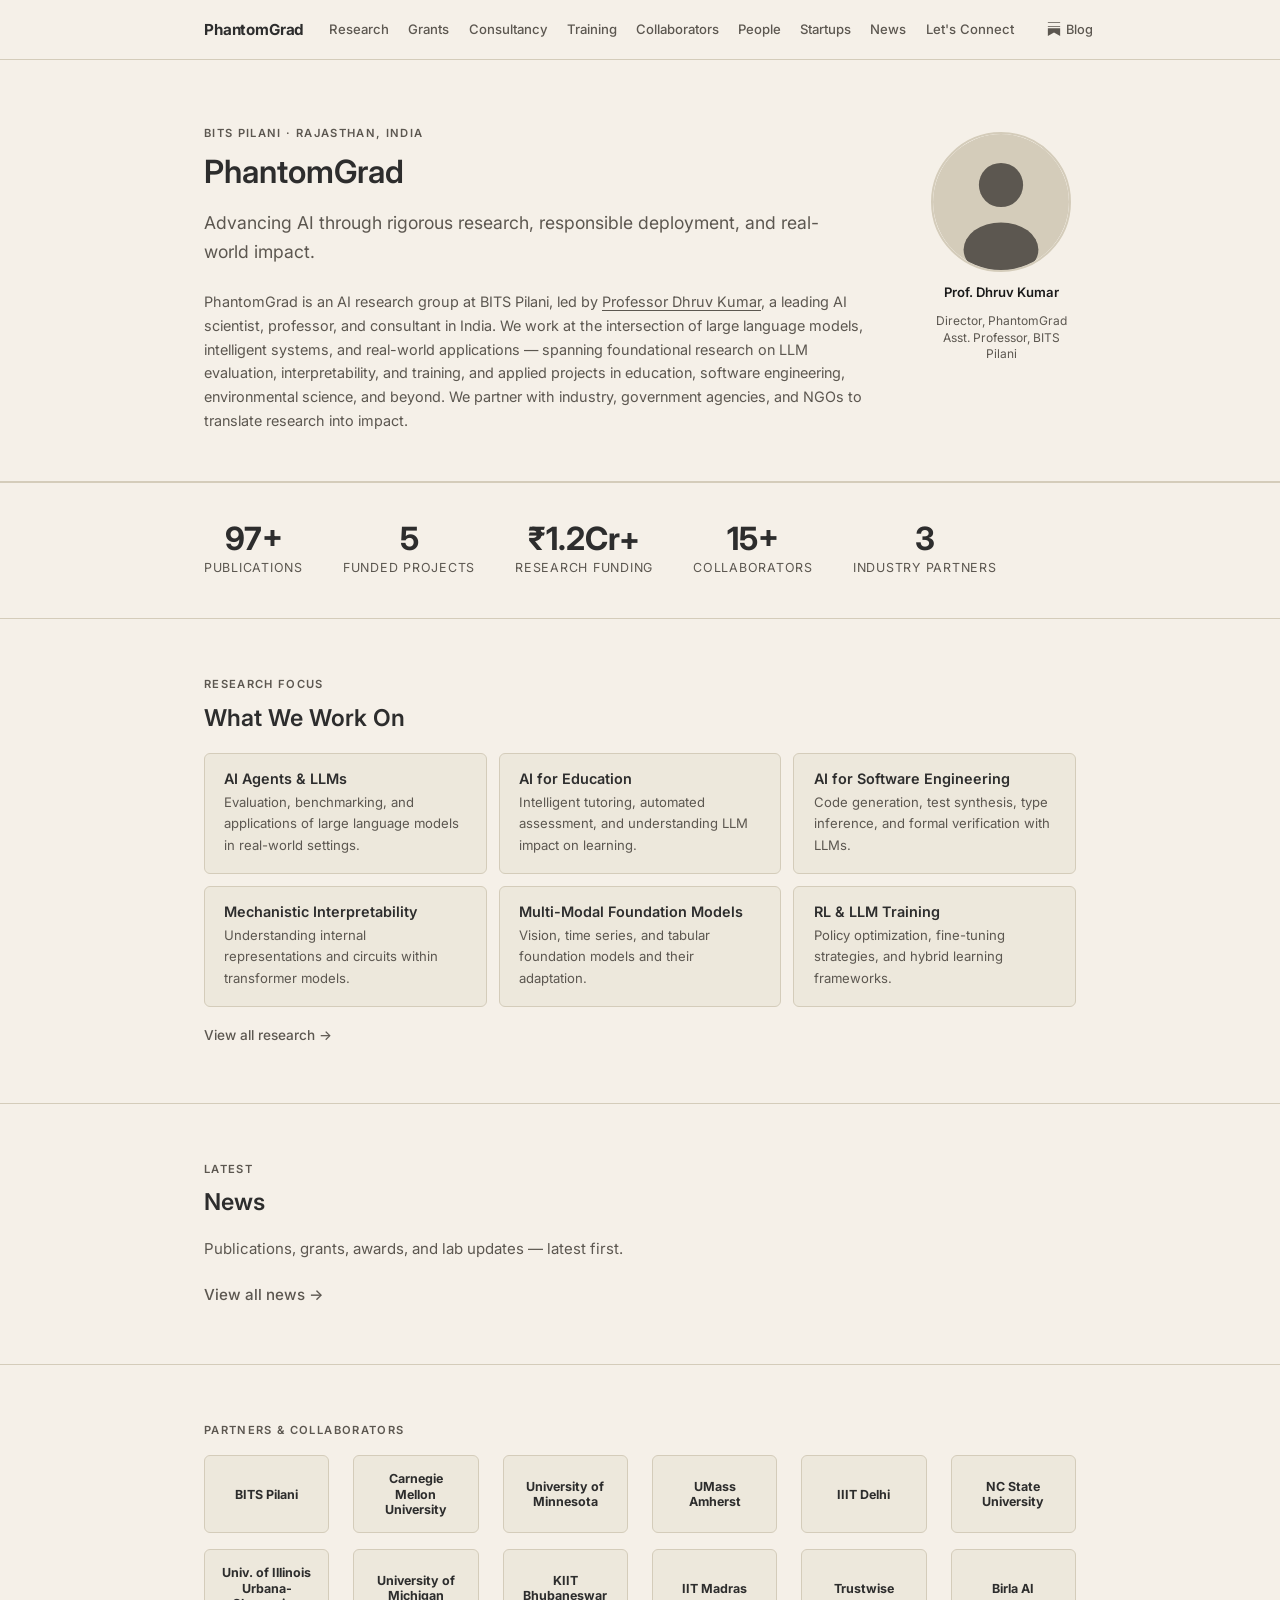
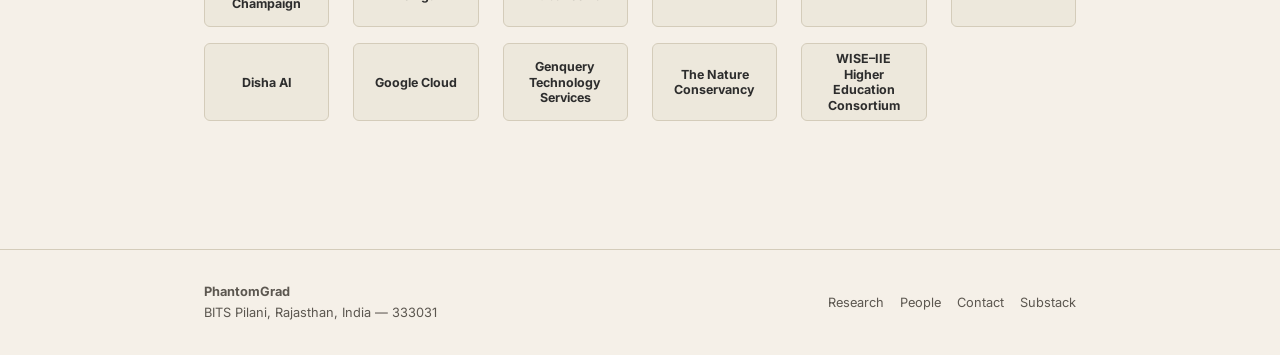
<file: index.html>
<!DOCTYPE html>
<html lang="en">
<head>
  <meta charset="UTF-8">
  <meta name="viewport" content="width=device-width, initial-scale=1.0">
  <title>PhantomGrad — BITS Pilani</title>
  <link rel="stylesheet" href="css/style.css">
</head>
<body class="page-body">

  <!-- Navigation -->
  <nav class="nav">
    <div class="nav-inner">
      <a class="nav-logo" href="index.html">PhantomGrad</a>
      <button class="nav-toggle" id="navToggle" aria-label="Toggle menu">
        <svg width="20" height="20" fill="none" stroke="currentColor" stroke-width="2" viewBox="0 0 24 24">
          <line x1="3" y1="6" x2="21" y2="6"/><line x1="3" y1="12" x2="21" y2="12"/><line x1="3" y1="18" x2="21" y2="18"/>
        </svg>
      </button>
      <ul class="nav-links" id="navLinks">
        <li><a href="research.html">Research</a></li>
        <li><a href="research.html#projects">Grants</a></li>
        <li><a href="consultancy.html">Consultancy</a></li>
        <li><a href="training.html">Training</a></li>
        <li><a href="collaborators.html">Collaborators</a></li>
        <li><a href="people.html">People</a></li>
        <li><a href="startups.html">Startups</a></li>
        <li><a href="news.html">News</a></li>
        <li><a href="connect.html">Let's Connect</a></li>
      </ul>
      <a class="nav-substack" href="https://phantomgrad.substack.com/" target="_blank" rel="noopener">
        <svg width="14" height="14" viewBox="0 0 24 24" fill="currentColor"><path d="M22.539 8.242H1.46V6.81h21.08v1.432zM1.46 10.812V24L12 18.11 22.54 24V10.812H1.46zM22.54 0H1.46v1.431h21.08V0z"/></svg>
        Blog
      </a>
    </div>
  </nav>

  <!-- Hero -->
  <section class="section" style="padding-top:4rem; padding-bottom:3rem; border-bottom:1px solid var(--border);">
    <div class="container">
      <div class="hero-layout">
        <div class="hero-text">
          <p class="section-label">BITS Pilani · Rajasthan, India</p>
          <h1 style="margin-bottom:1rem;">PhantomGrad</h1>
          <p style="font-size:1.1rem; max-width:620px; color:var(--text-muted); margin-bottom:1.5rem;">
            Advancing AI through rigorous research, responsible deployment, and real-world impact.
          </p>
          <p style="max-width:660px; font-size:0.9rem; color:var(--text-muted);">
            PhantomGrad is an AI research group at BITS Pilani, led by
            <a href="people.html" style="color:var(--text-muted);">Professor Dhruv Kumar</a>,
            a leading AI scientist, professor, and consultant in India.
            We work at the intersection of large language models, intelligent systems, and real-world applications —
            spanning foundational research on LLM evaluation, interpretability, and training, and applied projects
            in education, software engineering, environmental science, and beyond. We partner with industry,
            government agencies, and NGOs to translate research into impact.
          </p>
        </div>
        <div class="hero-photo-col">
          <img
            class="hero-director-photo"
            src="https://kudhru.github.io/assets/img/prof_pic_cropped.jpeg"
            alt="Prof. Dhruv Kumar"
            onerror="this.src='assets/photos/placeholder.svg'">
          <div class="hero-photo-name">Prof. Dhruv Kumar</div>
          <div class="hero-photo-role">Director, PhantomGrad<br>Asst. Professor, BITS Pilani</div>
        </div>
      </div>
    </div>
  </section>

  <!-- Stats -->
  <section class="section" style="padding-top:2.5rem; padding-bottom:2.5rem;">
    <div class="container">
      <div class="stats-strip" style="border:none; margin:0; padding:0;">
        <div class="stat-item">
          <div class="stat-number">97+</div>
          <div class="stat-label">Publications</div>
        </div>
        <div class="stat-item">
          <div class="stat-number">5</div>
          <div class="stat-label">Funded Projects</div>
        </div>
        <div class="stat-item">
          <div class="stat-number">₹1.2Cr+</div>
          <div class="stat-label">Research Funding</div>
        </div>
        <div class="stat-item">
          <div class="stat-number">15+</div>
          <div class="stat-label">Collaborators</div>
        </div>
        <div class="stat-item">
          <div class="stat-number">3</div>
          <div class="stat-label">Industry Partners</div>
        </div>
      </div>
    </div>
  </section>

  <!-- Focus Areas -->
  <section class="section">
    <div class="container">
      <p class="section-label">Research Focus</p>
      <h2>What We Work On</h2>
      <div class="theme-grid">
        <div class="theme-card">
          <h3>AI Agents &amp; LLMs</h3>
          <p>Evaluation, benchmarking, and applications of large language models in real-world settings.</p>
        </div>
        <div class="theme-card">
          <h3>AI for Education</h3>
          <p>Intelligent tutoring, automated assessment, and understanding LLM impact on learning.</p>
        </div>
        <div class="theme-card">
          <h3>AI for Software Engineering</h3>
          <p>Code generation, test synthesis, type inference, and formal verification with LLMs.</p>
        </div>
        <div class="theme-card">
          <h3>Mechanistic Interpretability</h3>
          <p>Understanding internal representations and circuits within transformer models.</p>
        </div>
        <div class="theme-card">
          <h3>Multi-Modal Foundation Models</h3>
          <p>Vision, time series, and tabular foundation models and their adaptation.</p>
        </div>
        <div class="theme-card">
          <h3>RL &amp; LLM Training</h3>
          <p>Policy optimization, fine-tuning strategies, and hybrid learning frameworks.</p>
        </div>
      </div>
      <div style="margin-top:1rem;">
        <a href="research.html" style="font-size:0.85rem; font-weight:500; text-decoration:none; color:var(--text-muted);">View all research →</a>
      </div>
    </div>
  </section>

  <!-- Latest News -->
  <section class="section">
    <div class="container">
      <p class="section-label">Latest</p>
      <h2>News</h2>
      <p style="color:var(--text-muted); margin-bottom:1.25rem;">Publications, grants, awards, and lab updates — latest first.</p>
      <a href="news.html" style="font-size:0.95rem; font-weight:500; text-decoration:none; color:var(--text-muted);">View all news →</a>
    </div>
  </section>

  <!-- Partner Logos -->
  <section class="section">
    <div class="container">
      <p class="section-label">Partners &amp; Collaborators</p>
      <div class="collab-logo-grid" style="margin-top:1rem;">
        <div class="collab-logo-item">
          <div class="collab-logo-mark">BITS Pilani</div>
        </div>
        <div class="collab-logo-item">
          <div class="collab-logo-mark">Carnegie Mellon University</div>
        </div>
        <div class="collab-logo-item">
          <div class="collab-logo-mark">University of Minnesota</div>
        </div>
        <div class="collab-logo-item">
          <div class="collab-logo-mark">UMass Amherst</div>
        </div>
        <div class="collab-logo-item">
          <div class="collab-logo-mark">IIIT Delhi</div>
        </div>
        <div class="collab-logo-item">
          <div class="collab-logo-mark">NC State University</div>
        </div>
        <div class="collab-logo-item">
          <div class="collab-logo-mark">Univ. of Illinois Urbana-Champaign</div>
        </div>
        <div class="collab-logo-item">
          <div class="collab-logo-mark">University of Michigan</div>
        </div>
        <div class="collab-logo-item">
          <div class="collab-logo-mark">KIIT Bhubaneswar</div>
        </div>
        <div class="collab-logo-item">
          <div class="collab-logo-mark">IIT Madras</div>
        </div>
        <div class="collab-logo-item">
          <div class="collab-logo-mark">Trustwise</div>
        </div>
        <div class="collab-logo-item">
          <div class="collab-logo-mark">Birla AI</div>
        </div>
        <div class="collab-logo-item">
          <div class="collab-logo-mark">Disha AI</div>
        </div>
        <div class="collab-logo-item">
          <div class="collab-logo-mark">Google Cloud</div>
        </div>
        <div class="collab-logo-item">
          <div class="collab-logo-mark">Genquery Technology Services</div>
        </div>
        <div class="collab-logo-item">
          <div class="collab-logo-mark">The Nature Conservancy</div>
        </div>
        <div class="collab-logo-item">
          <div class="collab-logo-mark">WISE–IIE Higher Education Consortium</div>
        </div>
      </div>
    </div>
  </section>

  <!-- Footer -->
  <footer>
    <div class="footer-inner">
      <div class="footer-left">
        <strong>PhantomGrad</strong><br>
        BITS Pilani, Rajasthan, India — 333031
      </div>
      <div class="footer-links">
        <a href="research.html">Research</a>
        <a href="people.html">People</a>
        <a href="connect.html">Contact</a>
        <a href="https://phantomgrad.substack.com/" target="_blank" rel="noopener">Substack</a>
      </div>
    </div>
  </footer>

  <script>
    // Nav hamburger
    document.getElementById('navToggle').addEventListener('click', function() {
      document.getElementById('navLinks').classList.toggle('open');
    });
    // Mark active nav link
    const path = window.location.pathname.split('/').pop() || 'index.html';
    document.querySelectorAll('.nav-links a').forEach(a => {
      if (a.getAttribute('href') === path) a.classList.add('active');
    });
  </script>
</body>
</html>
</file>
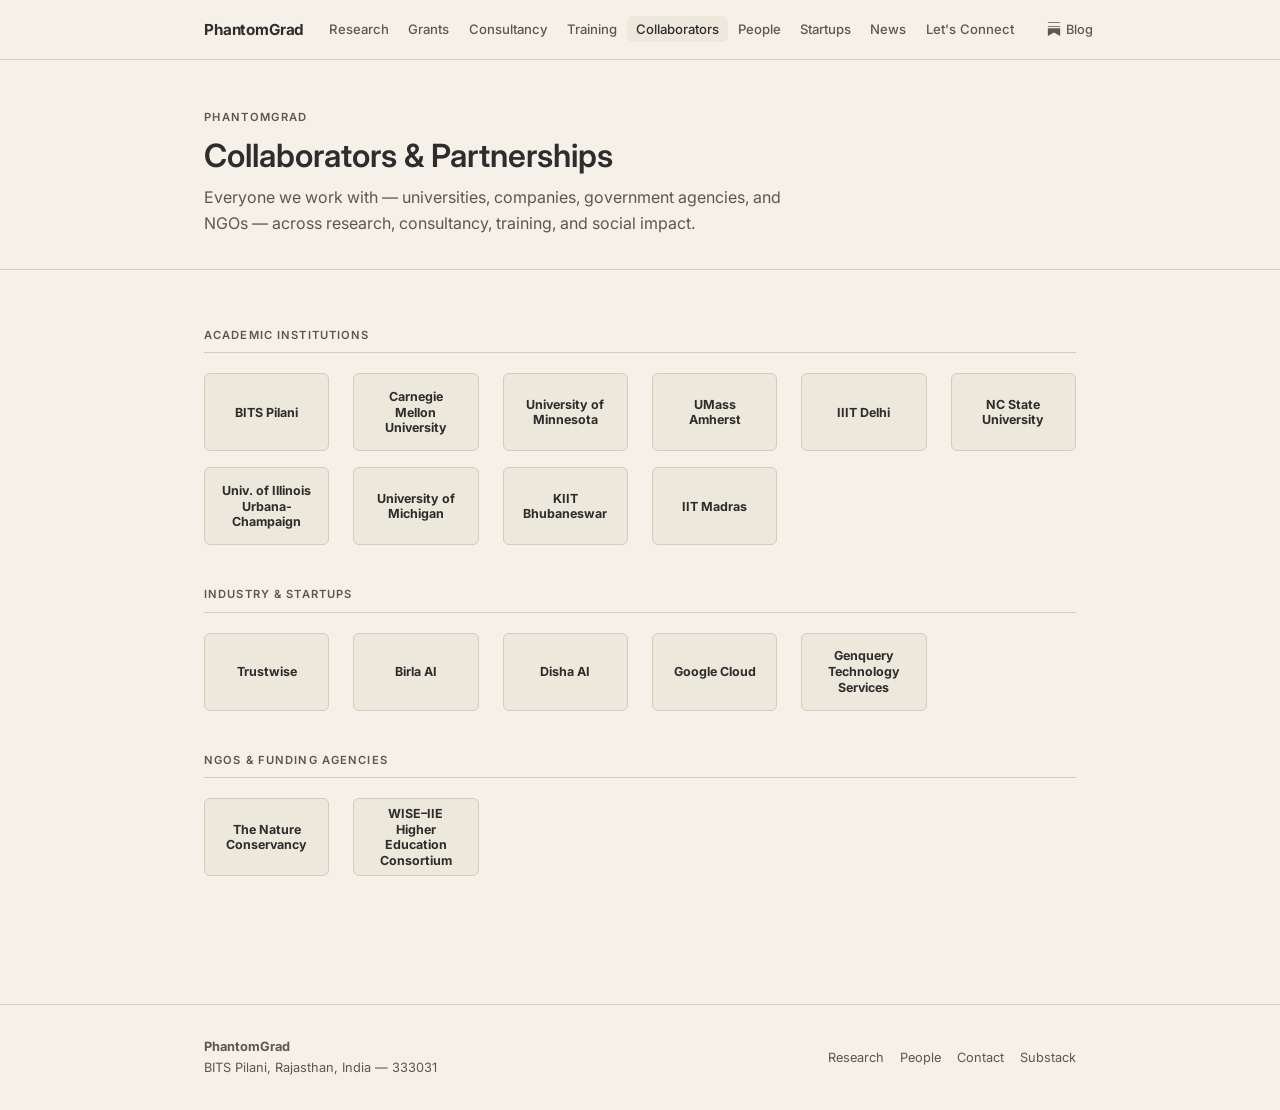
<file: collaborators.html>
<!DOCTYPE html>
<html lang="en">
<head>
  <meta charset="UTF-8">
  <meta name="viewport" content="width=device-width, initial-scale=1.0">
  <title>Collaborators — PhantomGrad</title>
  <link rel="stylesheet" href="css/style.css">
</head>
<body class="page-body">

  <!-- Navigation -->
  <nav class="nav">
    <div class="nav-inner">
      <a class="nav-logo" href="index.html">PhantomGrad</a>
      <button class="nav-toggle" id="navToggle" aria-label="Toggle menu">
        <svg width="20" height="20" fill="none" stroke="currentColor" stroke-width="2" viewBox="0 0 24 24">
          <line x1="3" y1="6" x2="21" y2="6"/><line x1="3" y1="12" x2="21" y2="12"/><line x1="3" y1="18" x2="21" y2="18"/>
        </svg>
      </button>
      <ul class="nav-links" id="navLinks">
        <li><a href="research.html">Research</a></li>
        <li><a href="research.html#projects">Grants</a></li>
        <li><a href="consultancy.html">Consultancy</a></li>
        <li><a href="training.html">Training</a></li>
        <li><a href="collaborators.html" class="active">Collaborators</a></li>
        <li><a href="people.html">People</a></li>
        <li><a href="startups.html">Startups</a></li>
        <li><a href="news.html">News</a></li>
        <li><a href="connect.html">Let's Connect</a></li>
      </ul>
      <a class="nav-substack" href="https://phantomgrad.substack.com/" target="_blank" rel="noopener">
        <svg width="14" height="14" viewBox="0 0 24 24" fill="currentColor"><path d="M22.539 8.242H1.46V6.81h21.08v1.432zM1.46 10.812V24L12 18.11 22.54 24V10.812H1.46zM22.54 0H1.46v1.431h21.08V0z"/></svg>
        Blog
      </a>
    </div>
  </nav>

  <!-- Page Header -->
  <div class="page-header">
    <div class="container">
      <p class="section-label">PhantomGrad</p>
      <h1>Collaborators &amp; Partnerships</h1>
      <p class="lead">Everyone we work with — universities, companies, government agencies, and NGOs — across research, consultancy, training, and social impact.</p>
    </div>
  </div>

  <!-- ===== ACADEMIC PARTNERS ===== -->
  <section class="section">
    <div class="container">
      <div class="collab-category-title">Academic Institutions</div>
      <div class="collab-logo-grid">

        <div class="collab-logo-item">
          <div class="collab-logo-mark">BITS Pilani</div>
        </div>

        <div class="collab-logo-item">
          <div class="collab-logo-mark">Carnegie Mellon University</div>
        </div>

        <div class="collab-logo-item">
          <div class="collab-logo-mark">University of Minnesota</div>
        </div>

        <div class="collab-logo-item">
          <div class="collab-logo-mark">UMass Amherst</div>
        </div>

        <div class="collab-logo-item">
          <div class="collab-logo-mark">IIIT Delhi</div>
        </div>

        <div class="collab-logo-item">
          <div class="collab-logo-mark">NC State University</div>
        </div>

        <div class="collab-logo-item">
          <div class="collab-logo-mark">Univ. of Illinois Urbana-Champaign</div>
        </div>

        <div class="collab-logo-item">
          <div class="collab-logo-mark">University of Michigan</div>
        </div>

        <div class="collab-logo-item">
          <div class="collab-logo-mark">KIIT Bhubaneswar</div>
        </div>

        <div class="collab-logo-item">
          <div class="collab-logo-mark">IIT Madras</div>
        </div>

      </div>

      <!-- ===== INDUSTRY PARTNERS ===== -->
      <div class="collab-category-title">Industry &amp; Startups</div>
      <div class="collab-logo-grid">

        <div class="collab-logo-item">
          <div class="collab-logo-mark">Trustwise</div>
        </div>

        <div class="collab-logo-item">
          <div class="collab-logo-mark">Birla AI</div>
        </div>

        <div class="collab-logo-item">
          <div class="collab-logo-mark">Disha AI</div>
        </div>

        <div class="collab-logo-item">
          <div class="collab-logo-mark">Google Cloud</div>
        </div>

        <div class="collab-logo-item">
          <div class="collab-logo-mark">Genquery Technology Services</div>
        </div>

      </div>

      <!-- ===== NGO / GOVERNMENT ===== -->
      <div class="collab-category-title">NGOs &amp; Funding Agencies</div>
      <div class="collab-logo-grid">

        <div class="collab-logo-item">
          <div class="collab-logo-mark">The Nature Conservancy</div>
        </div>

        <div class="collab-logo-item">
          <div class="collab-logo-mark">WISE–IIE Higher Education Consortium</div>
        </div>

      </div>
    </div>
  </section>

  <!-- Footer -->
  <footer>
    <div class="footer-inner">
      <div class="footer-left">
        <strong>PhantomGrad</strong><br>
        BITS Pilani, Rajasthan, India — 333031
      </div>
      <div class="footer-links">
        <a href="research.html">Research</a>
        <a href="people.html">People</a>
        <a href="connect.html">Contact</a>
        <a href="https://phantomgrad.substack.com/" target="_blank" rel="noopener">Substack</a>
      </div>
    </div>
  </footer>

  <script>
    document.getElementById('navToggle').addEventListener('click', function() {
      document.getElementById('navLinks').classList.toggle('open');
    });
  </script>
</body>
</html>
</file>
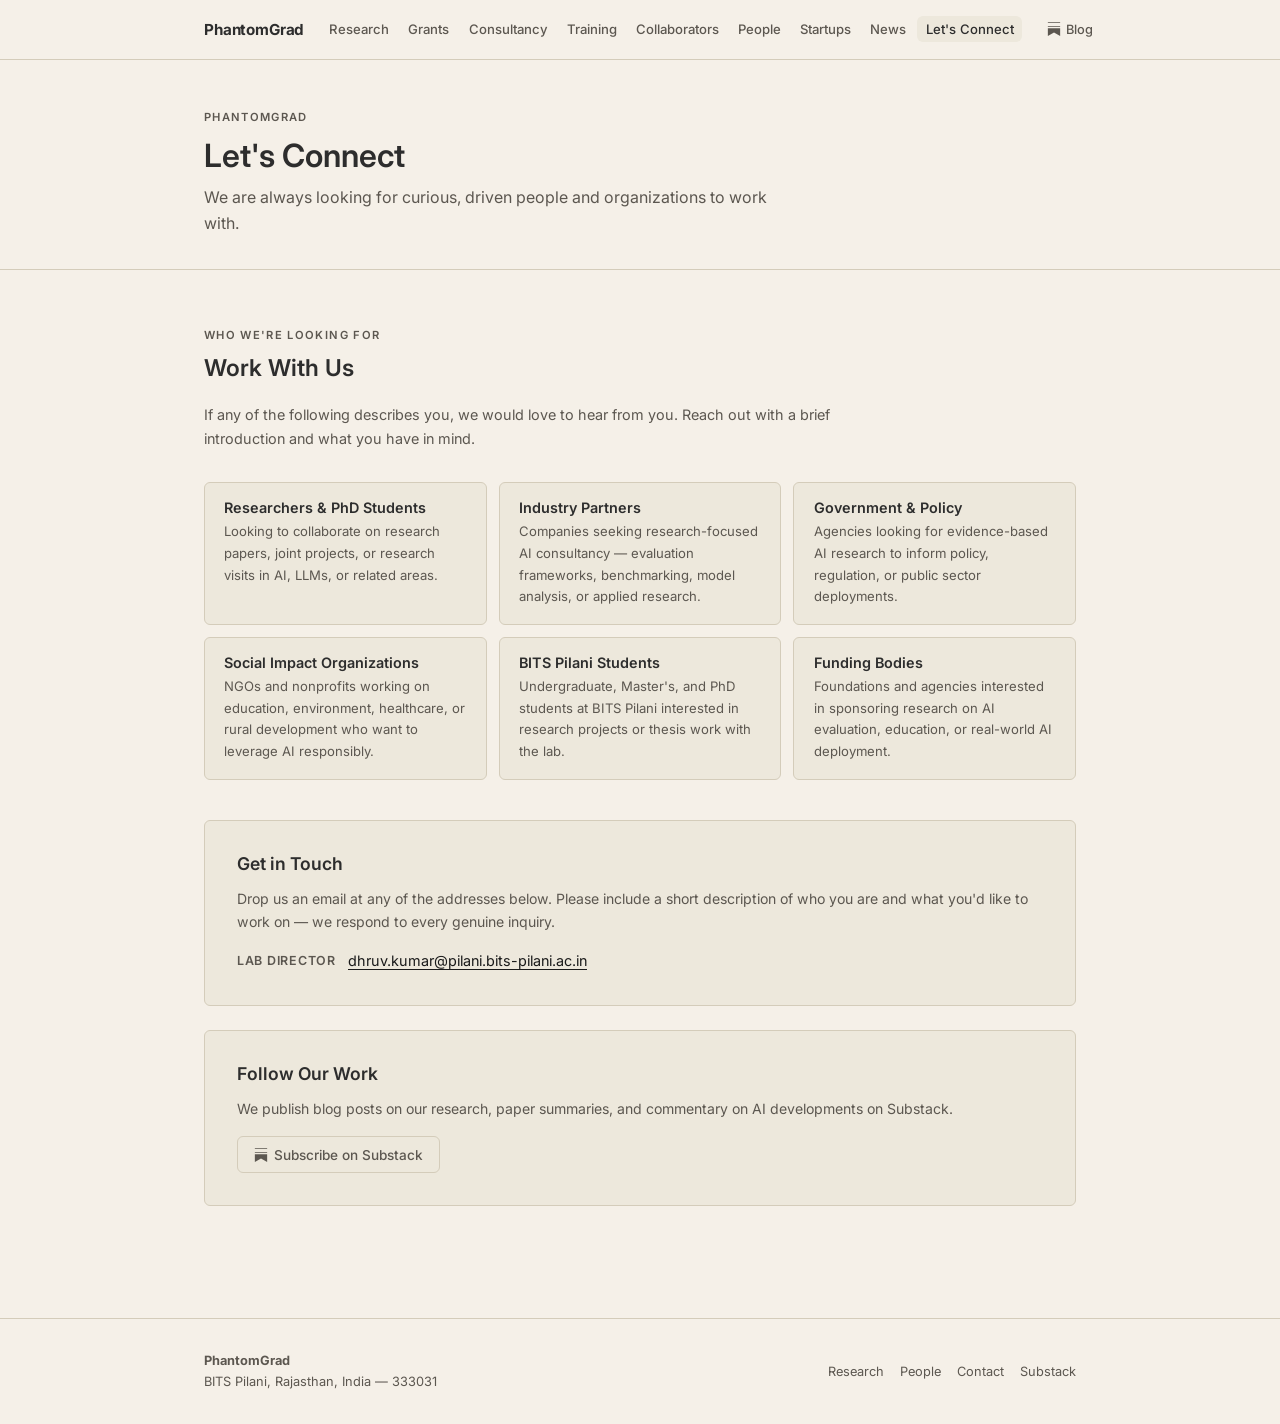
<file: connect.html>
<!DOCTYPE html>
<html lang="en">
<head>
  <meta charset="UTF-8">
  <meta name="viewport" content="width=device-width, initial-scale=1.0">
  <title>Let's Connect — PhantomGrad</title>
  <link rel="stylesheet" href="css/style.css">
</head>
<body class="page-body">

  <!-- Navigation -->
  <nav class="nav">
    <div class="nav-inner">
      <a class="nav-logo" href="index.html">PhantomGrad</a>
      <button class="nav-toggle" id="navToggle" aria-label="Toggle menu">
        <svg width="20" height="20" fill="none" stroke="currentColor" stroke-width="2" viewBox="0 0 24 24">
          <line x1="3" y1="6" x2="21" y2="6"/><line x1="3" y1="12" x2="21" y2="12"/><line x1="3" y1="18" x2="21" y2="18"/>
        </svg>
      </button>
      <ul class="nav-links" id="navLinks">
        <li><a href="research.html">Research</a></li>
        <li><a href="research.html#projects">Grants</a></li>
        <li><a href="consultancy.html">Consultancy</a></li>
        <li><a href="training.html">Training</a></li>
        <li><a href="collaborators.html">Collaborators</a></li>
        <li><a href="people.html">People</a></li>
        <li><a href="startups.html">Startups</a></li>
        <li><a href="news.html">News</a></li>
        <li><a href="connect.html" class="active">Let's Connect</a></li>
      </ul>
      <a class="nav-substack" href="https://phantomgrad.substack.com/" target="_blank" rel="noopener">
        <svg width="14" height="14" viewBox="0 0 24 24" fill="currentColor"><path d="M22.539 8.242H1.46V6.81h21.08v1.432zM1.46 10.812V24L12 18.11 22.54 24V10.812H1.46zM22.54 0H1.46v1.431h21.08V0z"/></svg>
        Blog
      </a>
    </div>
  </nav>

  <!-- Page Header -->
  <div class="page-header">
    <div class="container">
      <p class="section-label">PhantomGrad</p>
      <h1>Let's Connect</h1>
      <p class="lead">We are always looking for curious, driven people and organizations to work with.</p>
    </div>
  </div>

  <!-- ===== WHO WE'RE LOOKING FOR ===== -->
  <section class="section">
    <div class="container">
      <p class="section-label">Who We're Looking For</p>
      <h2>Work With Us</h2>
      <p style="font-size:0.9rem; color:var(--text-muted); max-width:640px; margin-bottom:2rem;">
        If any of the following describes you, we would love to hear from you. Reach out with a brief
        introduction and what you have in mind.
      </p>

      <div class="theme-grid" style="margin-bottom:2.5rem;">
        <div class="theme-card">
          <h3>Researchers &amp; PhD Students</h3>
          <p>Looking to collaborate on research papers, joint projects, or research visits in AI, LLMs, or related areas.</p>
        </div>
        <div class="theme-card">
          <h3>Industry Partners</h3>
          <p>Companies seeking research-focused AI consultancy — evaluation frameworks, benchmarking, model analysis, or applied research.</p>
        </div>
        <div class="theme-card">
          <h3>Government &amp; Policy</h3>
          <p>Agencies looking for evidence-based AI research to inform policy, regulation, or public sector deployments.</p>
        </div>
        <div class="theme-card">
          <h3>Social Impact Organizations</h3>
          <p>NGOs and nonprofits working on education, environment, healthcare, or rural development who want to leverage AI responsibly.</p>
        </div>
        <div class="theme-card">
          <h3>BITS Pilani Students</h3>
          <p>Undergraduate, Master's, and PhD students at BITS Pilani interested in research projects or thesis work with the lab.</p>
        </div>
        <div class="theme-card">
          <h3>Funding Bodies</h3>
          <p>Foundations and agencies interested in sponsoring research on AI evaluation, education, or real-world AI deployment.</p>
        </div>
      </div>

      <!-- Contact -->
      <div class="connect-box">
        <h3>Get in Touch</h3>
        <p style="font-size:0.88rem; color:var(--text-muted);">
          Drop us an email at any of the addresses below. Please include a short description of who you are
          and what you'd like to work on — we respond to every genuine inquiry.
        </p>

        <div class="email-row">
          <span class="email-label">Lab Director</span>
          <span class="email-addr">
            <a href="mailto:dhruv.kumar@pilani.bits-pilani.ac.in">dhruv.kumar@pilani.bits-pilani.ac.in</a>
          </span>
        </div>
      </div>

      <!-- Substack -->
      <div class="connect-box">
        <h3>Follow Our Work</h3>
        <p style="font-size:0.88rem; color:var(--text-muted); margin-bottom:1rem;">
          We publish blog posts on our research, paper summaries, and commentary on AI developments on Substack.
        </p>
        <a href="https://phantomgrad.substack.com/" target="_blank" rel="noopener"
           style="display:inline-flex; align-items:center; gap:0.4rem; font-size:0.85rem; font-weight:500; text-decoration:none; padding:0.4rem 1rem; border:1px solid var(--border); border-radius:var(--radius); color:var(--text-muted); transition:all 0.15s;"
           onmouseover="this.style.borderColor='var(--accent)'; this.style.color='var(--accent)'"
           onmouseout="this.style.borderColor='var(--border)'; this.style.color='var(--text-muted)'">
          <svg width="14" height="14" viewBox="0 0 24 24" fill="currentColor"><path d="M22.539 8.242H1.46V6.81h21.08v1.432zM1.46 10.812V24L12 18.11 22.54 24V10.812H1.46zM22.54 0H1.46v1.431h21.08V0z"/></svg>
          Subscribe on Substack
        </a>
      </div>
    </div>
  </section>

  <!-- Footer -->
  <footer>
    <div class="footer-inner">
      <div class="footer-left">
        <strong>PhantomGrad</strong><br>
        BITS Pilani, Rajasthan, India — 333031
      </div>
      <div class="footer-links">
        <a href="research.html">Research</a>
        <a href="people.html">People</a>
        <a href="connect.html">Contact</a>
        <a href="https://phantomgrad.substack.com/" target="_blank" rel="noopener">Substack</a>
      </div>
    </div>
  </footer>

  <script>
    document.getElementById('navToggle').addEventListener('click', function() {
      document.getElementById('navLinks').classList.toggle('open');
    });
  </script>
</body>
</html>
</file>
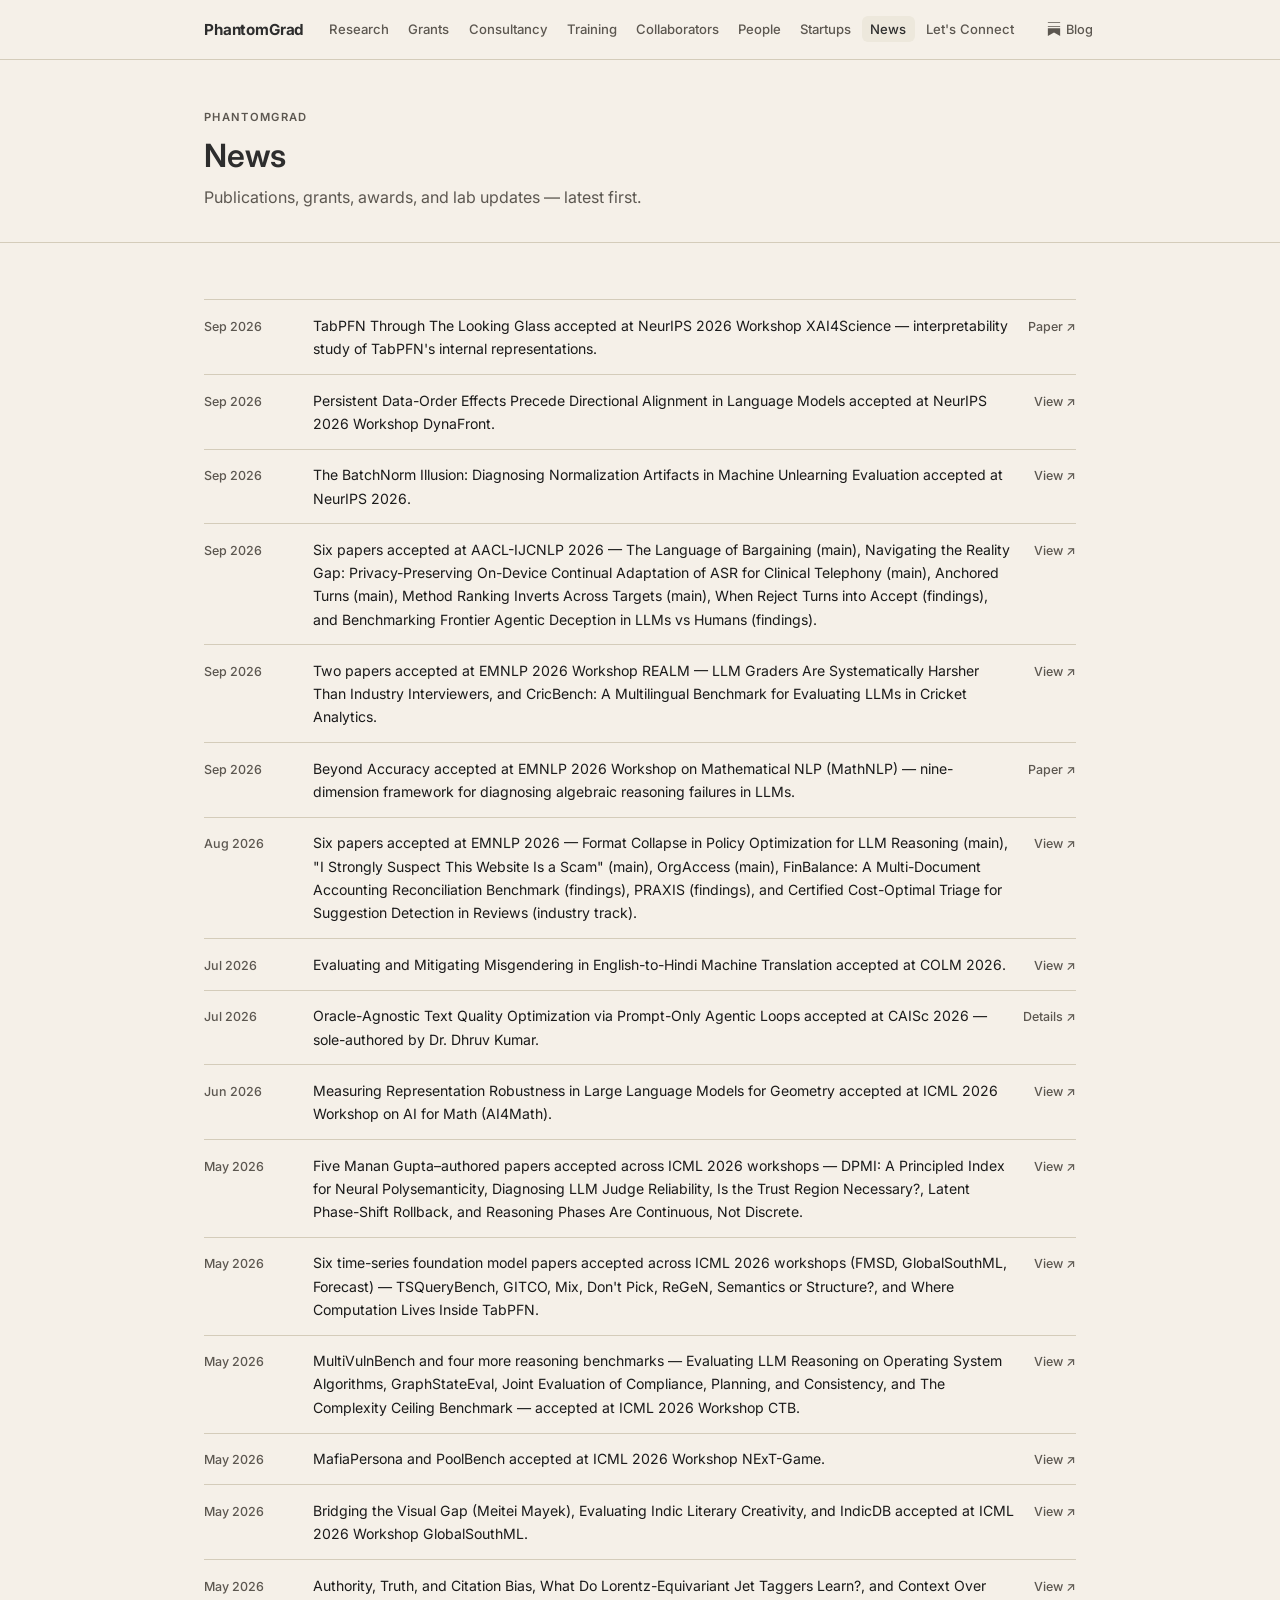
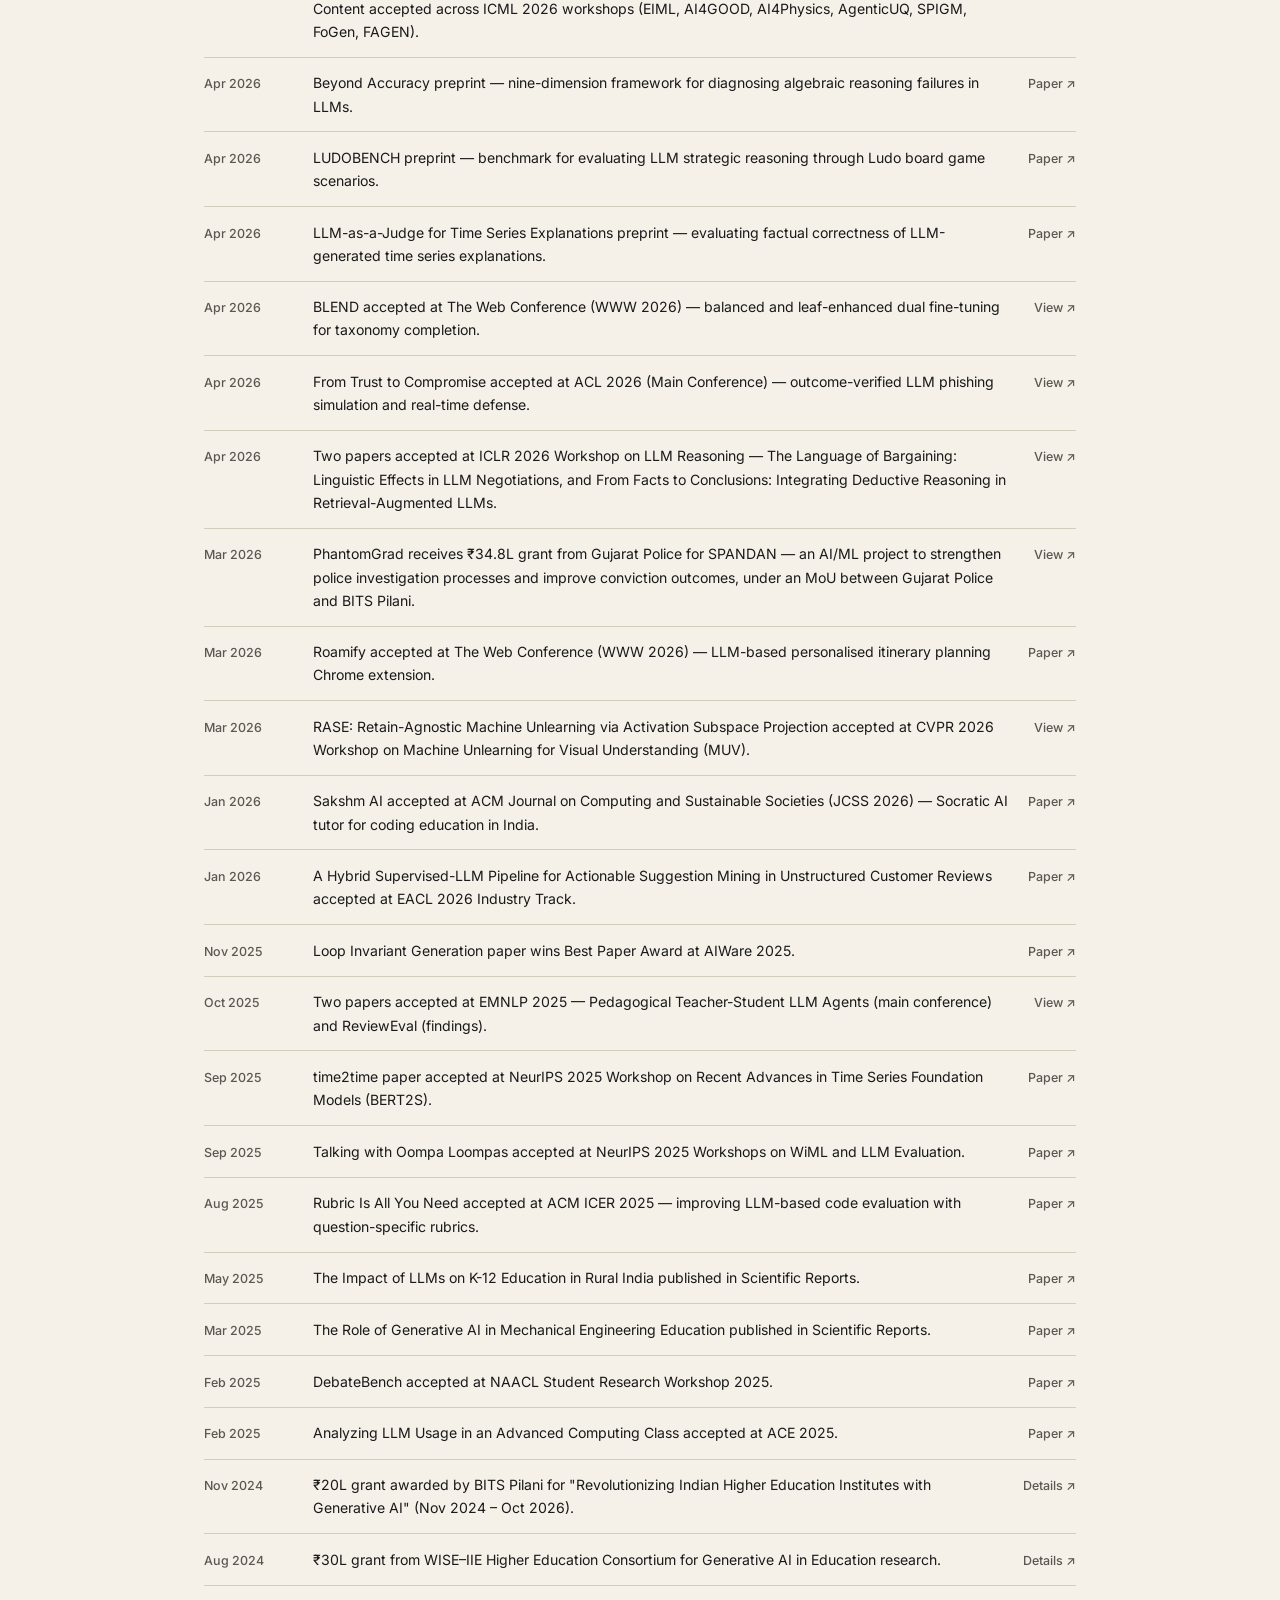
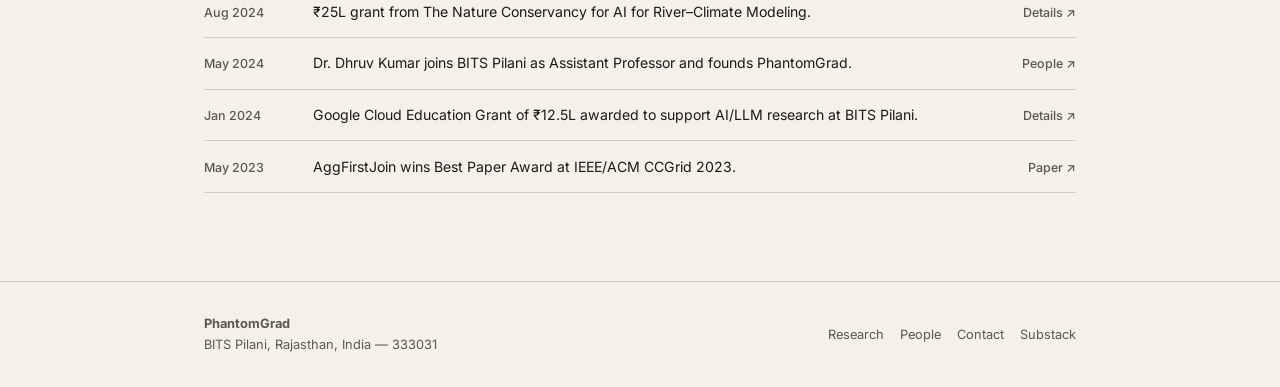
<file: news.html>
<!DOCTYPE html>
<html lang="en">
<head>
  <meta charset="UTF-8">
  <meta name="viewport" content="width=device-width, initial-scale=1.0">
  <title>News — PhantomGrad</title>
  <link rel="stylesheet" href="css/style.css">
</head>
<body class="page-body">

  <!-- Navigation -->
  <nav class="nav">
    <div class="nav-inner">
      <a class="nav-logo" href="index.html">PhantomGrad</a>
      <button class="nav-toggle" id="navToggle" aria-label="Toggle menu">
        <svg width="20" height="20" fill="none" stroke="currentColor" stroke-width="2" viewBox="0 0 24 24">
          <line x1="3" y1="6" x2="21" y2="6"/><line x1="3" y1="12" x2="21" y2="12"/><line x1="3" y1="18" x2="21" y2="18"/>
        </svg>
      </button>
      <ul class="nav-links" id="navLinks">
        <li><a href="research.html">Research</a></li>
        <li><a href="research.html#projects">Grants</a></li>
        <li><a href="consultancy.html">Consultancy</a></li>
        <li><a href="training.html">Training</a></li>
        <li><a href="collaborators.html">Collaborators</a></li>
        <li><a href="people.html">People</a></li>
        <li><a href="startups.html">Startups</a></li>
        <li><a href="news.html" class="active">News</a></li>
        <li><a href="connect.html">Let's Connect</a></li>
      </ul>
      <a class="nav-substack" href="https://phantomgrad.substack.com/" target="_blank" rel="noopener">
        <svg width="14" height="14" viewBox="0 0 24 24" fill="currentColor"><path d="M22.539 8.242H1.46V6.81h21.08v1.432zM1.46 10.812V24L12 18.11 22.54 24V10.812H1.46zM22.54 0H1.46v1.431h21.08V0z"/></svg>
        Blog
      </a>
    </div>
  </nav>

  <!-- Page Header -->
  <div class="page-header">
    <div class="container">
      <p class="section-label">PhantomGrad</p>
      <h1>News</h1>
      <p class="lead">Publications, grants, awards, and lab updates — latest first.</p>
    </div>
  </div>

  <!-- ===== NEWS FEED ===== -->
  <section class="section">
    <div class="container">
      <div class="news-list">

        <div class="news-item">
          <span class="news-date">Sep 2026</span>
          <span class="news-text">TabPFN Through The Looking Glass accepted at NeurIPS 2026 Workshop XAI4Science — interpretability study of TabPFN's internal representations.</span>
          <a class="news-link" href="https://arxiv.org/abs/2601.08181" target="_blank" rel="noopener">Paper ↗</a>
        </div>

        <div class="news-item">
          <span class="news-date">Sep 2026</span>
          <span class="news-text">Persistent Data-Order Effects Precede Directional Alignment in Language Models accepted at NeurIPS 2026 Workshop DynaFront.</span>
          <a class="news-link" href="research.html#publications">View ↗</a>
        </div>

        <div class="news-item">
          <span class="news-date">Sep 2026</span>
          <span class="news-text">The BatchNorm Illusion: Diagnosing Normalization Artifacts in Machine Unlearning Evaluation accepted at NeurIPS 2026.</span>
          <a class="news-link" href="research.html#publications">View ↗</a>
        </div>

        <div class="news-item">
          <span class="news-date">Sep 2026</span>
          <span class="news-text">Six papers accepted at AACL-IJCNLP 2026 — The Language of Bargaining (main), Navigating the Reality Gap: Privacy-Preserving On-Device Continual Adaptation of ASR for Clinical Telephony (main), Anchored Turns (main), Method Ranking Inverts Across Targets (main), When Reject Turns into Accept (findings), and Benchmarking Frontier Agentic Deception in LLMs vs Humans (findings).</span>
          <a class="news-link" href="research.html#publications">View ↗</a>
        </div>

        <div class="news-item">
          <span class="news-date">Sep 2026</span>
          <span class="news-text">Two papers accepted at EMNLP 2026 Workshop REALM — LLM Graders Are Systematically Harsher Than Industry Interviewers, and CricBench: A Multilingual Benchmark for Evaluating LLMs in Cricket Analytics.</span>
          <a class="news-link" href="research.html#publications">View ↗</a>
        </div>

        <div class="news-item">
          <span class="news-date">Sep 2026</span>
          <span class="news-text">Beyond Accuracy accepted at EMNLP 2026 Workshop on Mathematical NLP (MathNLP) — nine-dimension framework for diagnosing algebraic reasoning failures in LLMs.</span>
          <a class="news-link" href="https://arxiv.org/abs/2604.06799" target="_blank" rel="noopener">Paper ↗</a>
        </div>

        <div class="news-item">
          <span class="news-date">Aug 2026</span>
          <span class="news-text">Six papers accepted at EMNLP 2026 — Format Collapse in Policy Optimization for LLM Reasoning (main), "I Strongly Suspect This Website Is a Scam" (main), OrgAccess (main), FinBalance: A Multi-Document Accounting Reconciliation Benchmark (findings), PRAXIS (findings), and Certified Cost-Optimal Triage for Suggestion Detection in Reviews (industry track).</span>
          <a class="news-link" href="research.html#publications">View ↗</a>
        </div>

        <div class="news-item">
          <span class="news-date">Jul 2026</span>
          <span class="news-text">Evaluating and Mitigating Misgendering in English-to-Hindi Machine Translation accepted at COLM 2026.</span>
          <a class="news-link" href="research.html#publications">View ↗</a>
        </div>

        <div class="news-item">
          <span class="news-date">Jul 2026</span>
          <span class="news-text">Oracle-Agnostic Text Quality Optimization via Prompt-Only Agentic Loops accepted at CAISc 2026 — sole-authored by Dr. Dhruv Kumar.</span>
          <a class="news-link" href="research-ideas/oracle-agnostic-agentic-loop.html" target="_blank" rel="noopener">Details ↗</a>
        </div>

        <div class="news-item">
          <span class="news-date">Jun 2026</span>
          <span class="news-text">Measuring Representation Robustness in Large Language Models for Geometry accepted at ICML 2026 Workshop on AI for Math (AI4Math).</span>
          <a class="news-link" href="research.html#publications">View ↗</a>
        </div>

        <div class="news-item">
          <span class="news-date">May 2026</span>
          <span class="news-text">Five Manan Gupta–authored papers accepted across ICML 2026 workshops — DPMI: A Principled Index for Neural Polysemanticity, Diagnosing LLM Judge Reliability, Is the Trust Region Necessary?, Latent Phase-Shift Rollback, and Reasoning Phases Are Continuous, Not Discrete.</span>
          <a class="news-link" href="research.html#publications">View ↗</a>
        </div>

        <div class="news-item">
          <span class="news-date">May 2026</span>
          <span class="news-text">Six time-series foundation model papers accepted across ICML 2026 workshops (FMSD, GlobalSouthML, Forecast) — TSQueryBench, GITCO, Mix, Don't Pick, ReGeN, Semantics or Structure?, and Where Computation Lives Inside TabPFN.</span>
          <a class="news-link" href="research.html#publications">View ↗</a>
        </div>

        <div class="news-item">
          <span class="news-date">May 2026</span>
          <span class="news-text">MultiVulnBench and four more reasoning benchmarks — Evaluating LLM Reasoning on Operating System Algorithms, GraphStateEval, Joint Evaluation of Compliance, Planning, and Consistency, and The Complexity Ceiling Benchmark — accepted at ICML 2026 Workshop CTB.</span>
          <a class="news-link" href="research.html#publications">View ↗</a>
        </div>

        <div class="news-item">
          <span class="news-date">May 2026</span>
          <span class="news-text">MafiaPersona and PoolBench accepted at ICML 2026 Workshop NExT-Game.</span>
          <a class="news-link" href="research.html#publications">View ↗</a>
        </div>

        <div class="news-item">
          <span class="news-date">May 2026</span>
          <span class="news-text">Bridging the Visual Gap (Meitei Mayek), Evaluating Indic Literary Creativity, and IndicDB accepted at ICML 2026 Workshop GlobalSouthML.</span>
          <a class="news-link" href="research.html#publications">View ↗</a>
        </div>

        <div class="news-item">
          <span class="news-date">May 2026</span>
          <span class="news-text">Authority, Truth, and Citation Bias, What Do Lorentz-Equivariant Jet Taggers Learn?, and Context Over Content accepted across ICML 2026 workshops (EIML, AI4GOOD, AI4Physics, AgenticUQ, SPIGM, FoGen, FAGEN).</span>
          <a class="news-link" href="research.html#publications">View ↗</a>
        </div>

        <div class="news-item">
          <span class="news-date">Apr 2026</span>
          <span class="news-text">Beyond Accuracy preprint — nine-dimension framework for diagnosing algebraic reasoning failures in LLMs.</span>
          <a class="news-link" href="https://arxiv.org/abs/2604.06799" target="_blank" rel="noopener">Paper ↗</a>
        </div>

        <div class="news-item">
          <span class="news-date">Apr 2026</span>
          <span class="news-text">LUDOBENCH preprint — benchmark for evaluating LLM strategic reasoning through Ludo board game scenarios.</span>
          <a class="news-link" href="https://arxiv.org/abs/2604.05681" target="_blank" rel="noopener">Paper ↗</a>
        </div>

        <div class="news-item">
          <span class="news-date">Apr 2026</span>
          <span class="news-text">LLM-as-a-Judge for Time Series Explanations preprint — evaluating factual correctness of LLM-generated time series explanations.</span>
          <a class="news-link" href="https://arxiv.org/abs/2604.02118" target="_blank" rel="noopener">Paper ↗</a>
        </div>

        <div class="news-item">
          <span class="news-date">Apr 2026</span>
          <span class="news-text">BLEND accepted at The Web Conference (WWW 2026) — balanced and leaf-enhanced dual fine-tuning for taxonomy completion.</span>
          <a class="news-link" href="research.html#publications">View ↗</a>
        </div>

        <div class="news-item">
          <span class="news-date">Apr 2026</span>
          <span class="news-text">From Trust to Compromise accepted at ACL 2026 (Main Conference) — outcome-verified LLM phishing simulation and real-time defense.</span>
          <a class="news-link" href="research.html#publications">View ↗</a>
        </div>

        <div class="news-item">
          <span class="news-date">Apr 2026</span>
          <span class="news-text">Two papers accepted at ICLR 2026 Workshop on LLM Reasoning — The Language of Bargaining: Linguistic Effects in LLM Negotiations, and From Facts to Conclusions: Integrating Deductive Reasoning in Retrieval-Augmented LLMs.</span>
          <a class="news-link" href="research.html#publications">View ↗</a>
        </div>

        <div class="news-item">
          <span class="news-date">Mar 2026</span>
          <span class="news-text">PhantomGrad receives ₹34.8L grant from Gujarat Police for SPANDAN — an AI/ML project to strengthen police investigation processes and improve conviction outcomes, under an MoU between Gujarat Police and BITS Pilani.</span>
          <a class="news-link" href="research.html#projects">View ↗</a>
        </div>

        <div class="news-item">
          <span class="news-date">Mar 2026</span>
          <span class="news-text">Roamify accepted at The Web Conference (WWW 2026) — LLM-based personalised itinerary planning Chrome extension.</span>
          <a class="news-link" href="https://arxiv.org/abs/2504.10489" target="_blank" rel="noopener">Paper ↗</a>
        </div>

        <div class="news-item">
          <span class="news-date">Mar 2026</span>
          <span class="news-text">RASE: Retain-Agnostic Machine Unlearning via Activation Subspace Projection accepted at CVPR 2026 Workshop on Machine Unlearning for Visual Understanding (MUV).</span>
          <a class="news-link" href="research.html#publications">View ↗</a>
        </div>

        <div class="news-item">
          <span class="news-date">Jan 2026</span>
          <span class="news-text">Sakshm AI accepted at ACM Journal on Computing and Sustainable Societies (JCSS 2026) — Socratic AI tutor for coding education in India.</span>
          <a class="news-link" href="https://arxiv.org/abs/2503.12479" target="_blank" rel="noopener">Paper ↗</a>
        </div>

        <div class="news-item">
          <span class="news-date">Jan 2026</span>
          <span class="news-text">A Hybrid Supervised-LLM Pipeline for Actionable Suggestion Mining in Unstructured Customer Reviews accepted at EACL 2026 Industry Track.</span>
          <a class="news-link" href="https://arxiv.org/abs/2601.19214" target="_blank" rel="noopener">Paper ↗</a>
        </div>

        <div class="news-item">
          <span class="news-date">Nov 2025</span>
          <span class="news-text">Loop Invariant Generation paper wins Best Paper Award at AIWare 2025.</span>
          <a class="news-link" href="https://arxiv.org/abs/2508.00419" target="_blank" rel="noopener">Paper ↗</a>
        </div>

        <div class="news-item">
          <span class="news-date">Oct 2025</span>
          <span class="news-text">Two papers accepted at EMNLP 2025 — Pedagogical Teacher-Student LLM Agents (main conference) and ReviewEval (findings).</span>
          <a class="news-link" href="research.html#publications">View ↗</a>
        </div>

        <div class="news-item">
          <span class="news-date">Sep 2025</span>
          <span class="news-text">time2time paper accepted at NeurIPS 2025 Workshop on Recent Advances in Time Series Foundation Models (BERT2S).</span>
          <a class="news-link" href="https://arxiv.org/abs/2509.05801" target="_blank" rel="noopener">Paper ↗</a>
        </div>

        <div class="news-item">
          <span class="news-date">Sep 2025</span>
          <span class="news-text">Talking with Oompa Loompas accepted at NeurIPS 2025 Workshops on WiML and LLM Evaluation.</span>
          <a class="news-link" href="https://arxiv.org/abs/2509.07389" target="_blank" rel="noopener">Paper ↗</a>
        </div>

        <div class="news-item">
          <span class="news-date">Aug 2025</span>
          <span class="news-text">Rubric Is All You Need accepted at ACM ICER 2025 — improving LLM-based code evaluation with question-specific rubrics.</span>
          <a class="news-link" href="https://doi.org/10.1145/3702652.3744220" target="_blank" rel="noopener">Paper ↗</a>
        </div>

        <div class="news-item">
          <span class="news-date">May 2025</span>
          <span class="news-text">The Impact of LLMs on K-12 Education in Rural India published in Scientific Reports.</span>
          <a class="news-link" href="https://arxiv.org/abs/2505.03163" target="_blank" rel="noopener">Paper ↗</a>
        </div>

        <div class="news-item">
          <span class="news-date">Mar 2025</span>
          <span class="news-text">The Role of Generative AI in Mechanical Engineering Education published in Scientific Reports.</span>
          <a class="news-link" href="https://www.nature.com/articles/s41598-025-93871-z" target="_blank" rel="noopener">Paper ↗</a>
        </div>

        <div class="news-item">
          <span class="news-date">Feb 2025</span>
          <span class="news-text">DebateBench accepted at NAACL Student Research Workshop 2025.</span>
          <a class="news-link" href="https://arxiv.org/abs/2502.06279" target="_blank" rel="noopener">Paper ↗</a>
        </div>

        <div class="news-item">
          <span class="news-date">Feb 2025</span>
          <span class="news-text">Analyzing LLM Usage in an Advanced Computing Class accepted at ACE 2025.</span>
          <a class="news-link" href="https://doi.org/10.1145/3716640.3716657" target="_blank" rel="noopener">Paper ↗</a>
        </div>

        <div class="news-item">
          <span class="news-date">Nov 2024</span>
          <span class="news-text">₹20L grant awarded by BITS Pilani for "Revolutionizing Indian Higher Education Institutes with Generative AI" (Nov 2024 – Oct 2026).</span>
          <a class="news-link" href="research.html#projects">Details ↗</a>
        </div>

        <div class="news-item">
          <span class="news-date">Aug 2024</span>
          <span class="news-text">₹30L grant from WISE–IIE Higher Education Consortium for Generative AI in Education research.</span>
          <a class="news-link" href="research.html#projects">Details ↗</a>
        </div>

        <div class="news-item">
          <span class="news-date">Aug 2024</span>
          <span class="news-text">₹25L grant from The Nature Conservancy for AI for River–Climate Modeling.</span>
          <a class="news-link" href="research.html#projects">Details ↗</a>
        </div>

        <div class="news-item">
          <span class="news-date">May 2024</span>
          <span class="news-text">Dr. Dhruv Kumar joins BITS Pilani as Assistant Professor and founds PhantomGrad.</span>
          <a class="news-link" href="people.html">People ↗</a>
        </div>

        <div class="news-item">
          <span class="news-date">Jan 2024</span>
          <span class="news-text">Google Cloud Education Grant of ₹12.5L awarded to support AI/LLM research at BITS Pilani.</span>
          <a class="news-link" href="research.html#projects">Details ↗</a>
        </div>

        <div class="news-item">
          <span class="news-date">May 2023</span>
          <span class="news-text">AggFirstJoin wins Best Paper Award at IEEE/ACM CCGrid 2023.</span>
          <a class="news-link" href="https://doi.org/10.1109/CCGRID57682.2023.00046" target="_blank" rel="noopener">Paper ↗</a>
        </div>

      </div>
    </div>
  </section>

  <!-- Footer -->
  <footer>
    <div class="footer-inner">
      <div class="footer-left">
        <strong>PhantomGrad</strong><br>
        BITS Pilani, Rajasthan, India — 333031
      </div>
      <div class="footer-links">
        <a href="research.html">Research</a>
        <a href="people.html">People</a>
        <a href="connect.html">Contact</a>
        <a href="https://phantomgrad.substack.com/" target="_blank" rel="noopener">Substack</a>
      </div>
    </div>
  </footer>

  <script>
    document.getElementById('navToggle').addEventListener('click', function() {
      document.getElementById('navLinks').classList.toggle('open');
    });
  </script>
</body>
</html>
</file>
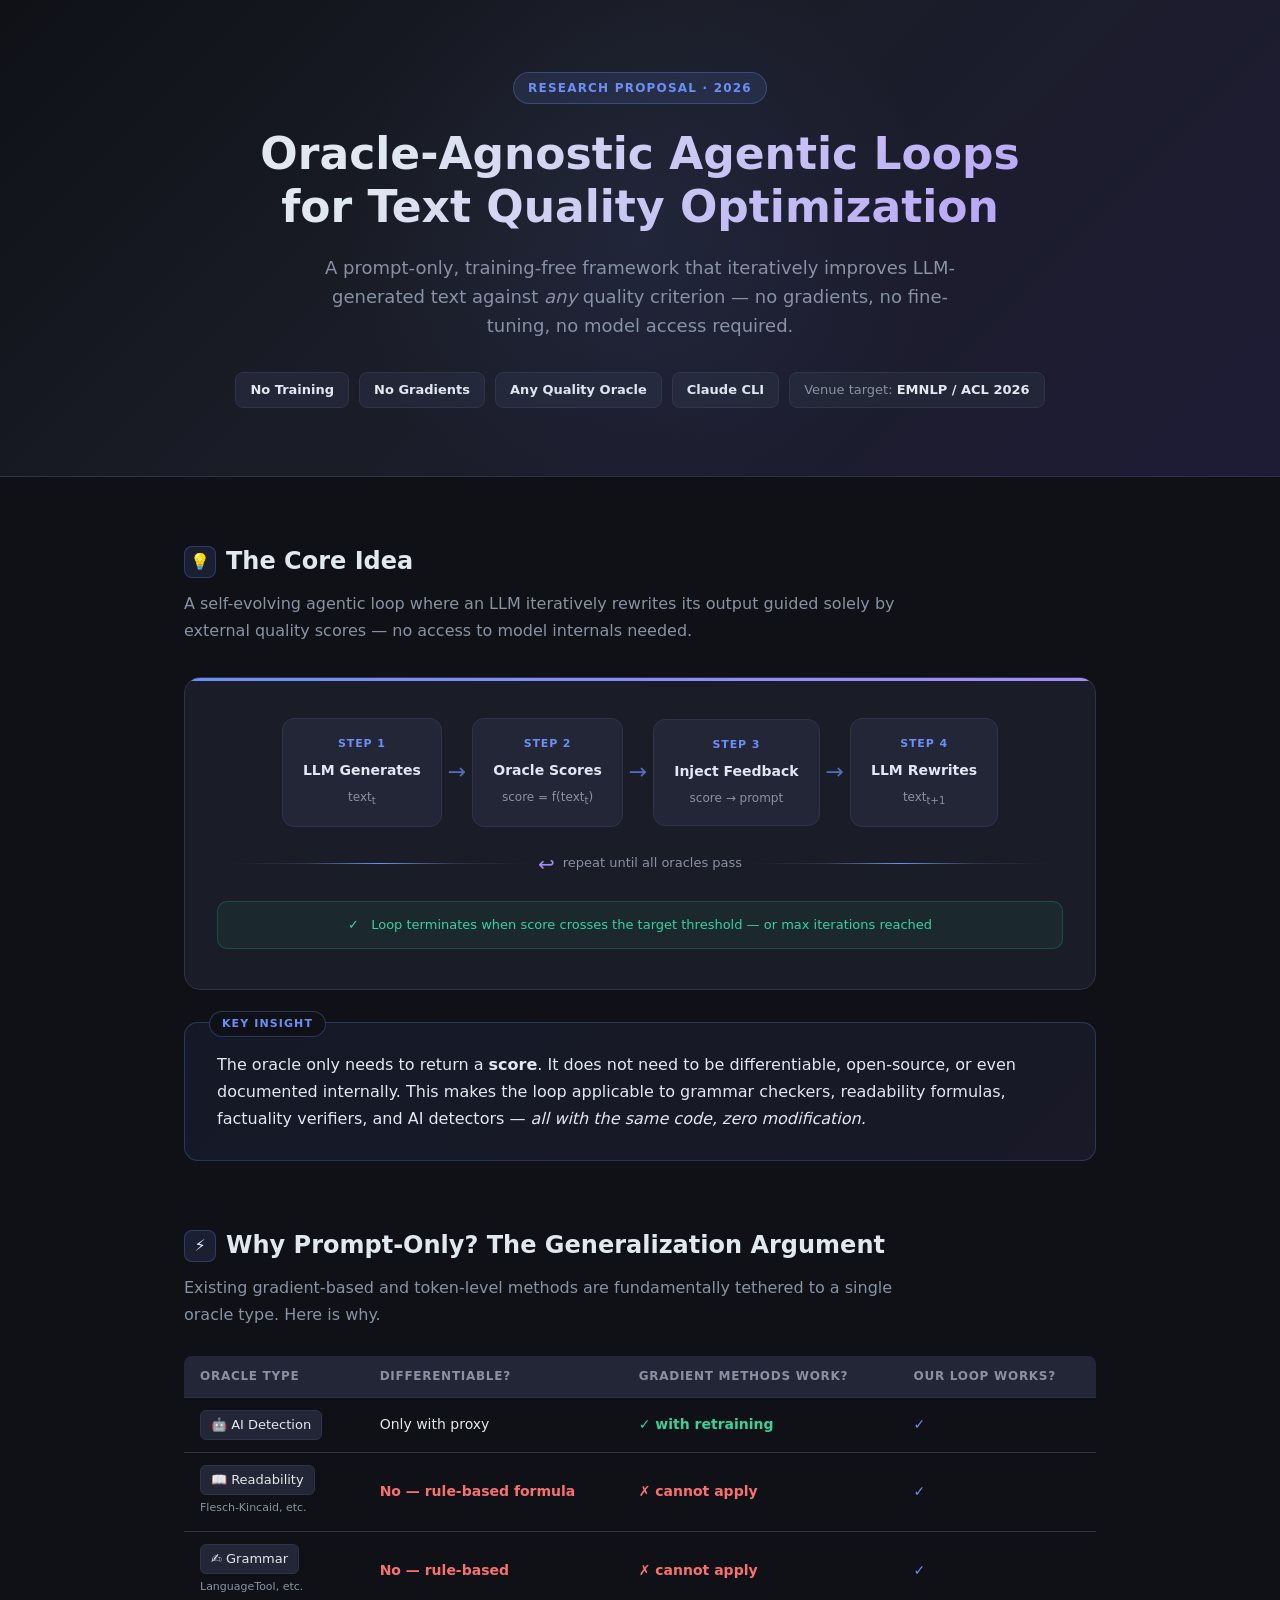
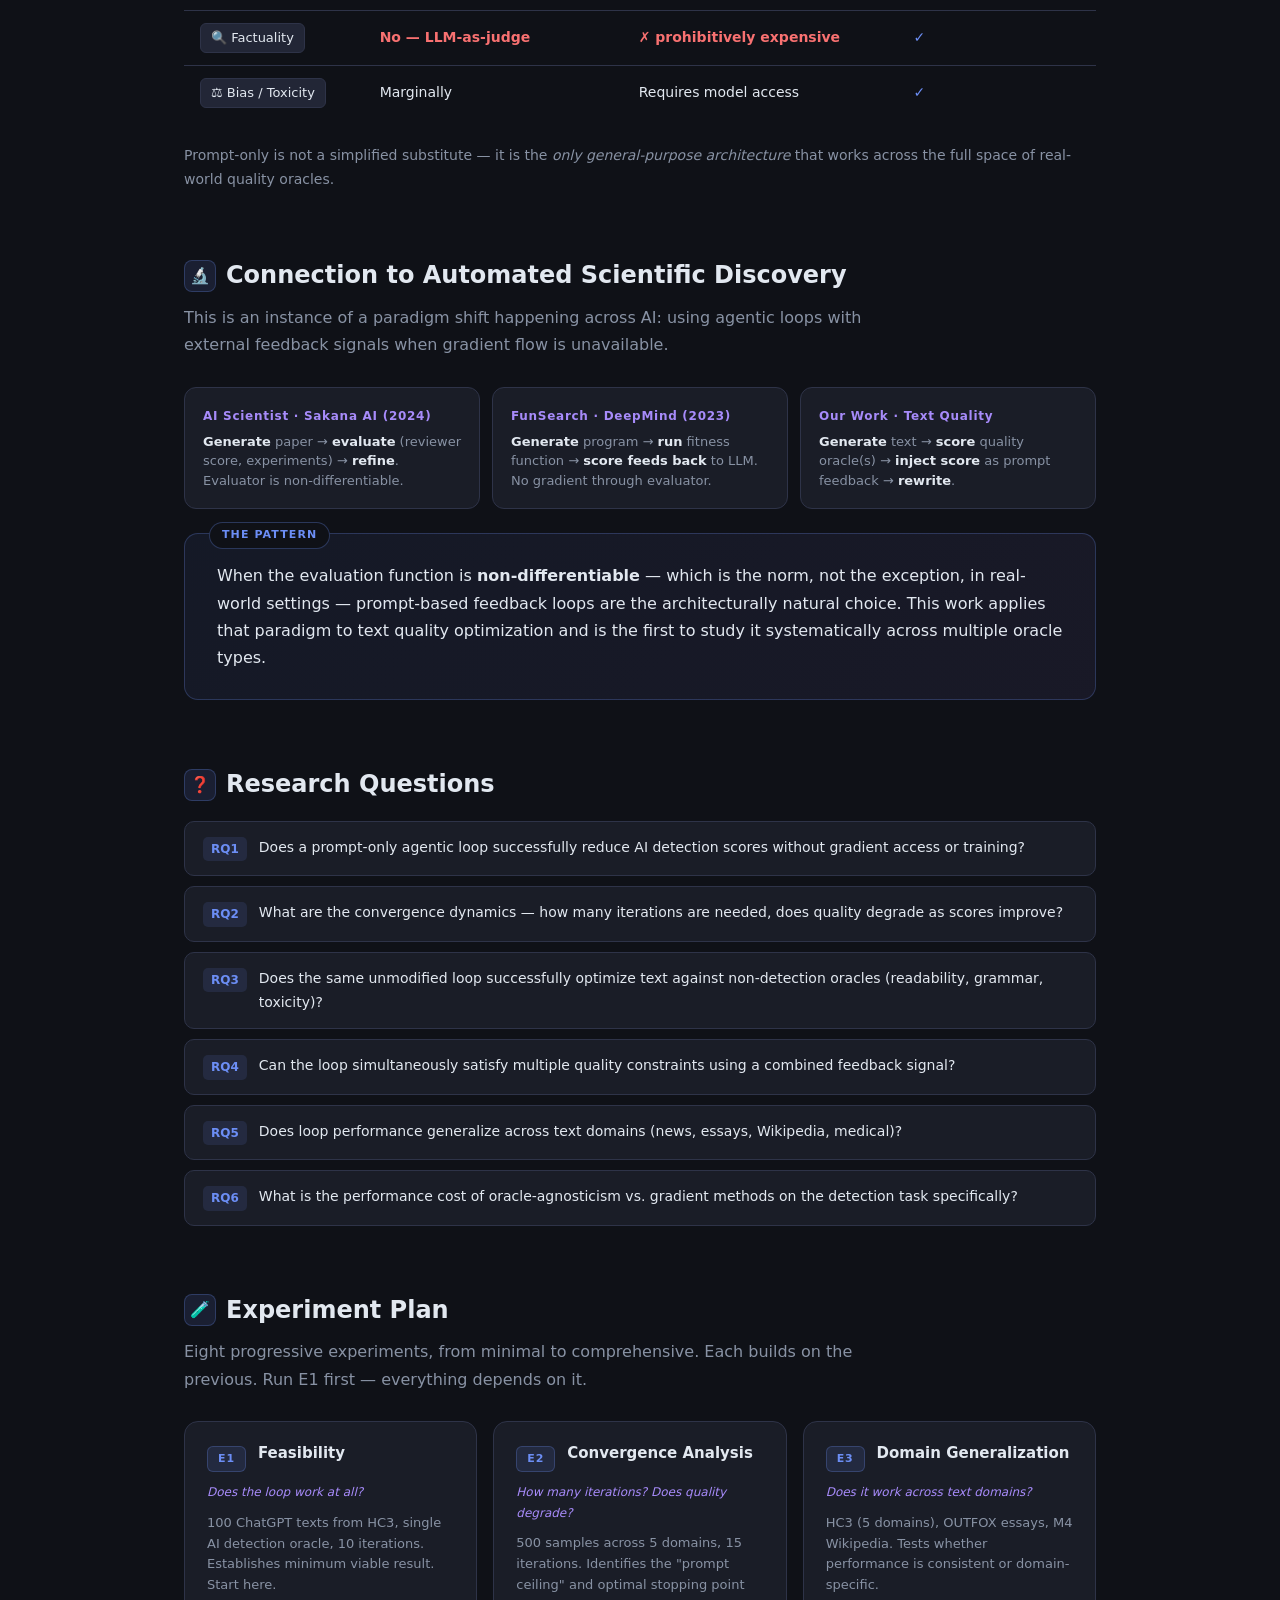
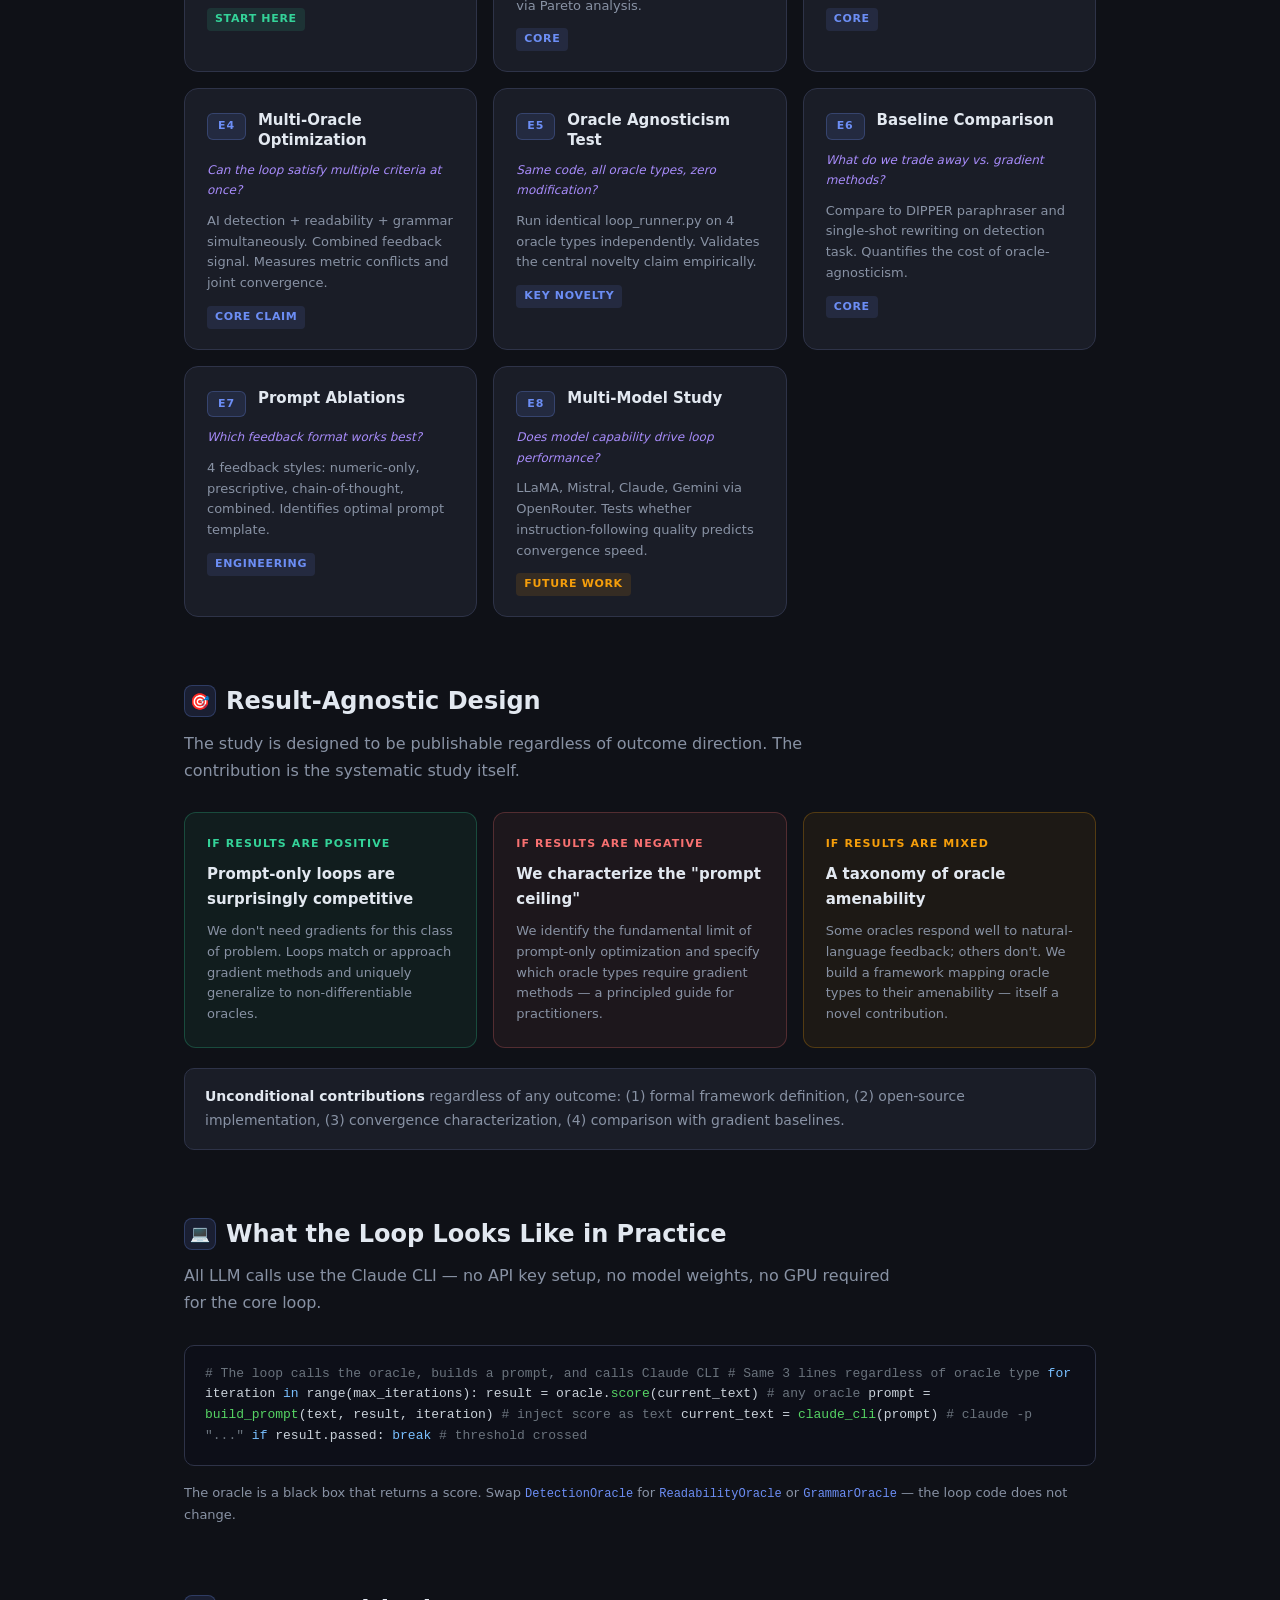
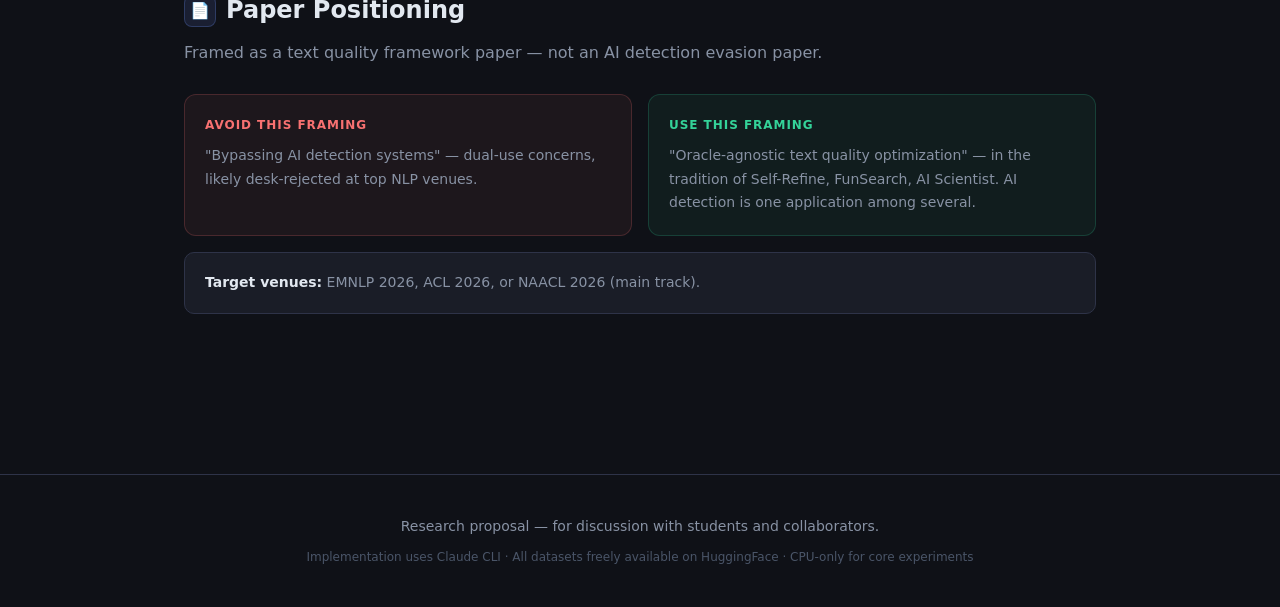
<file: oracle-agnostic-agentic-loop.html>
<!DOCTYPE html>
<html lang="en">
<head>
<meta charset="UTF-8">
<meta name="viewport" content="width=device-width, initial-scale=1.0">
<title>Oracle-Agnostic Agentic Loops for Text Quality Optimization</title>
<style>
  :root {
    --bg: #0f1117;
    --surface: #1a1d27;
    --surface2: #222636;
    --border: #2e3348;
    --accent: #6c8ef5;
    --accent2: #a78bfa;
    --accent3: #34d399;
    --accent4: #f59e0b;
    --text: #e2e8f0;
    --muted: #8892a4;
    --pass: #34d399;
    --fail: #f87171;
  }

  * { margin: 0; padding: 0; box-sizing: border-box; }

  body {
    background: var(--bg);
    color: var(--text);
    font-family: 'Segoe UI', system-ui, -apple-system, sans-serif;
    line-height: 1.7;
    font-size: 16px;
  }

  .hero {
    background: linear-gradient(135deg, #0f1117 0%, #1a1d27 40%, #1e1b35 100%);
    border-bottom: 1px solid var(--border);
    padding: 72px 24px 60px;
    text-align: center;
    position: relative;
    overflow: hidden;
  }

  .hero::before {
    content: '';
    position: absolute;
    top: -60px; left: 50%; transform: translateX(-50%);
    width: 600px; height: 600px;
    background: radial-gradient(circle, rgba(108,142,245,0.08) 0%, transparent 70%);
    pointer-events: none;
  }

  .hero-tag {
    display: inline-block;
    background: rgba(108,142,245,0.12);
    border: 1px solid rgba(108,142,245,0.3);
    color: var(--accent);
    font-size: 12px;
    font-weight: 600;
    letter-spacing: 0.1em;
    text-transform: uppercase;
    padding: 5px 14px;
    border-radius: 20px;
    margin-bottom: 24px;
  }

  h1 {
    font-size: clamp(26px, 4vw, 44px);
    font-weight: 700;
    line-height: 1.2;
    margin-bottom: 20px;
    background: linear-gradient(135deg, #e2e8f0 30%, #a78bfa);
    -webkit-background-clip: text;
    -webkit-text-fill-color: transparent;
    background-clip: text;
  }

  .hero p {
    max-width: 640px;
    margin: 0 auto 32px;
    color: var(--muted);
    font-size: 18px;
    line-height: 1.6;
  }

  .badges {
    display: flex;
    flex-wrap: wrap;
    gap: 10px;
    justify-content: center;
    margin-bottom: 8px;
  }

  .badge {
    background: var(--surface2);
    border: 1px solid var(--border);
    border-radius: 8px;
    padding: 6px 14px;
    font-size: 13px;
    color: var(--muted);
  }

  .badge span { color: var(--text); font-weight: 600; }

  main { max-width: 960px; margin: 0 auto; padding: 0 24px 80px; }

  section { margin-top: 64px; }

  h2 {
    font-size: 24px;
    font-weight: 700;
    margin-bottom: 8px;
    color: var(--text);
    display: flex;
    align-items: center;
    gap: 10px;
  }

  h2 .icon {
    width: 32px; height: 32px;
    background: rgba(108,142,245,0.12);
    border: 1px solid rgba(108,142,245,0.25);
    border-radius: 8px;
    display: flex; align-items: center; justify-content: center;
    font-size: 16px;
    flex-shrink: 0;
  }

  .section-intro {
    color: var(--muted);
    margin-bottom: 28px;
    max-width: 720px;
  }

  /* Loop diagram */
  .loop-diagram {
    background: var(--surface);
    border: 1px solid var(--border);
    border-radius: 16px;
    padding: 40px 32px;
    margin: 32px 0;
    position: relative;
    overflow: hidden;
  }

  .loop-diagram::before {
    content: '';
    position: absolute;
    top: 0; left: 0; right: 0; height: 3px;
    background: linear-gradient(90deg, var(--accent), var(--accent2));
  }

  .loop-steps {
    display: flex;
    align-items: center;
    justify-content: center;
    flex-wrap: wrap;
    gap: 0;
  }

  .loop-step {
    background: var(--surface2);
    border: 1px solid var(--border);
    border-radius: 12px;
    padding: 16px 20px;
    text-align: center;
    min-width: 130px;
    position: relative;
    transition: border-color 0.2s;
  }

  .loop-step:hover { border-color: var(--accent); }

  .loop-step .step-num {
    font-size: 11px;
    font-weight: 700;
    letter-spacing: 0.08em;
    text-transform: uppercase;
    color: var(--accent);
    margin-bottom: 6px;
  }

  .loop-step .step-label {
    font-weight: 600;
    font-size: 14px;
    color: var(--text);
    margin-bottom: 4px;
  }

  .loop-step .step-sub {
    font-size: 12px;
    color: var(--muted);
  }

  .loop-arrow {
    font-size: 22px;
    color: var(--accent);
    padding: 0 6px;
    flex-shrink: 0;
    opacity: 0.7;
  }

  .loop-back {
    text-align: center;
    margin-top: 20px;
    color: var(--muted);
    font-size: 13px;
    display: flex;
    align-items: center;
    justify-content: center;
    gap: 8px;
  }

  .loop-back-line {
    flex: 1;
    max-width: 300px;
    height: 1px;
    background: linear-gradient(90deg, transparent, var(--border), var(--accent), var(--border), transparent);
  }

  .loop-back-arrow {
    font-size: 20px;
    color: var(--accent2);
  }

  .threshold-note {
    margin-top: 20px;
    background: rgba(52,211,153,0.07);
    border: 1px solid rgba(52,211,153,0.2);
    border-radius: 10px;
    padding: 12px 18px;
    font-size: 13px;
    color: var(--pass);
    text-align: center;
  }

  /* Key insight box */
  .insight-box {
    background: linear-gradient(135deg, rgba(108,142,245,0.07), rgba(167,139,250,0.07));
    border: 1px solid rgba(108,142,245,0.25);
    border-radius: 14px;
    padding: 28px 32px;
    margin: 28px 0;
    position: relative;
  }

  .insight-box .insight-tag {
    position: absolute;
    top: -12px; left: 24px;
    background: var(--bg);
    border: 1px solid rgba(108,142,245,0.3);
    color: var(--accent);
    font-size: 11px;
    font-weight: 700;
    letter-spacing: 0.1em;
    text-transform: uppercase;
    padding: 3px 12px;
    border-radius: 20px;
  }

  .insight-box p {
    color: var(--text);
    font-size: 16px;
    line-height: 1.7;
  }

  /* Oracle table */
  .oracle-table {
    width: 100%;
    border-collapse: collapse;
    margin: 24px 0;
    font-size: 14px;
  }

  .oracle-table th {
    text-align: left;
    padding: 10px 16px;
    background: var(--surface2);
    color: var(--muted);
    font-weight: 600;
    font-size: 12px;
    text-transform: uppercase;
    letter-spacing: 0.06em;
    border-bottom: 1px solid var(--border);
  }

  .oracle-table th:first-child { border-radius: 8px 0 0 0; }
  .oracle-table th:last-child { border-radius: 0 8px 0 0; }

  .oracle-table td {
    padding: 12px 16px;
    border-bottom: 1px solid var(--border);
    vertical-align: middle;
  }

  .oracle-table tr:last-child td { border-bottom: none; }
  .oracle-table tr:hover td { background: rgba(255,255,255,0.02); }

  .yes { color: var(--pass); font-weight: 600; }
  .no { color: var(--fail); font-weight: 600; }
  .our { color: var(--accent); font-weight: 700; }

  .oracle-chip {
    display: inline-flex;
    align-items: center;
    gap: 6px;
    background: var(--surface2);
    border: 1px solid var(--border);
    border-radius: 6px;
    padding: 3px 10px;
    font-size: 13px;
    font-weight: 500;
  }

  /* Experiment cards */
  .exp-grid {
    display: grid;
    grid-template-columns: repeat(auto-fill, minmax(280px, 1fr));
    gap: 16px;
    margin-top: 24px;
  }

  .exp-card {
    background: var(--surface);
    border: 1px solid var(--border);
    border-radius: 14px;
    padding: 22px 22px 20px;
    transition: border-color 0.2s, transform 0.15s;
    cursor: default;
  }

  .exp-card:hover {
    border-color: var(--accent);
    transform: translateY(-2px);
  }

  .exp-card-header {
    display: flex;
    align-items: flex-start;
    gap: 12px;
    margin-bottom: 10px;
  }

  .exp-id {
    background: rgba(108,142,245,0.12);
    border: 1px solid rgba(108,142,245,0.25);
    color: var(--accent);
    font-size: 11px;
    font-weight: 700;
    letter-spacing: 0.08em;
    padding: 3px 10px;
    border-radius: 6px;
    white-space: nowrap;
    margin-top: 2px;
  }

  .exp-title {
    font-weight: 700;
    font-size: 15px;
    color: var(--text);
    line-height: 1.3;
  }

  .exp-rq {
    font-size: 12px;
    color: var(--accent2);
    font-style: italic;
    margin-bottom: 10px;
  }

  .exp-desc {
    font-size: 13px;
    color: var(--muted);
    line-height: 1.6;
  }

  .exp-tag {
    display: inline-block;
    margin-top: 12px;
    font-size: 11px;
    font-weight: 600;
    padding: 2px 8px;
    border-radius: 4px;
    text-transform: uppercase;
    letter-spacing: 0.06em;
  }

  .tag-core { background: rgba(108,142,245,0.12); color: var(--accent); }
  .tag-start { background: rgba(52,211,153,0.12); color: var(--pass); }
  .tag-future { background: rgba(245,158,11,0.12); color: var(--accent4); }

  /* Result-agnostic section */
  .outcome-grid {
    display: grid;
    grid-template-columns: repeat(auto-fill, minmax(260px, 1fr));
    gap: 16px;
    margin-top: 24px;
  }

  .outcome-card {
    border-radius: 12px;
    padding: 22px;
    border: 1px solid;
  }

  .outcome-positive {
    background: rgba(52,211,153,0.06);
    border-color: rgba(52,211,153,0.25);
  }

  .outcome-negative {
    background: rgba(248,113,113,0.06);
    border-color: rgba(248,113,113,0.25);
  }

  .outcome-mixed {
    background: rgba(245,158,11,0.06);
    border-color: rgba(245,158,11,0.25);
  }

  .outcome-label {
    font-size: 11px;
    font-weight: 700;
    letter-spacing: 0.1em;
    text-transform: uppercase;
    margin-bottom: 8px;
  }

  .outcome-positive .outcome-label { color: var(--pass); }
  .outcome-negative .outcome-label { color: var(--fail); }
  .outcome-mixed .outcome-label { color: var(--accent4); }

  .outcome-title {
    font-weight: 700;
    font-size: 15px;
    margin-bottom: 8px;
    color: var(--text);
  }

  .outcome-desc {
    font-size: 13px;
    color: var(--muted);
    line-height: 1.6;
  }

  /* Connection to AI discovery */
  .analogy-row {
    display: grid;
    grid-template-columns: 1fr 1fr 1fr;
    gap: 12px;
    margin-top: 20px;
  }

  @media (max-width: 600px) { .analogy-row { grid-template-columns: 1fr; } }

  .analogy-card {
    background: var(--surface);
    border: 1px solid var(--border);
    border-radius: 12px;
    padding: 18px;
  }

  .analogy-card .system {
    font-size: 12px;
    font-weight: 700;
    color: var(--accent2);
    letter-spacing: 0.06em;
    margin-bottom: 6px;
  }

  .analogy-card .loop-desc {
    font-size: 13px;
    color: var(--muted);
    line-height: 1.5;
  }

  .analogy-card .loop-desc strong { color: var(--text); }

  /* RQ list */
  .rq-list {
    list-style: none;
    display: grid;
    gap: 10px;
    margin-top: 16px;
  }

  .rq-list li {
    background: var(--surface);
    border: 1px solid var(--border);
    border-radius: 10px;
    padding: 14px 18px;
    font-size: 14px;
    display: flex;
    gap: 12px;
    align-items: flex-start;
  }

  .rq-num {
    background: rgba(108,142,245,0.12);
    color: var(--accent);
    font-weight: 700;
    font-size: 12px;
    padding: 2px 8px;
    border-radius: 5px;
    white-space: nowrap;
    margin-top: 1px;
  }

  /* Footer */
  .footer {
    border-top: 1px solid var(--border);
    text-align: center;
    padding: 40px 24px;
    color: var(--muted);
    font-size: 14px;
    margin-top: 80px;
  }

  .footer a {
    color: var(--accent);
    text-decoration: none;
  }

  .footer a:hover { text-decoration: underline; }

  .divider {
    border: none;
    border-top: 1px solid var(--border);
    margin: 56px 0 0;
  }

  /* Code block */
  .code-block {
    background: #0d0f18;
    border: 1px solid var(--border);
    border-radius: 10px;
    padding: 18px 20px;
    font-family: 'JetBrains Mono', 'Fira Code', 'Cascadia Code', monospace;
    font-size: 13px;
    line-height: 1.6;
    overflow-x: auto;
    margin: 16px 0;
    color: #c9d1d9;
  }

  .code-block .c-comment { color: #6a737d; }
  .code-block .c-key { color: #79c0ff; }
  .code-block .c-str { color: #a5d6ff; }
  .code-block .c-val { color: #56d364; }
  .code-block .c-arrow { color: var(--accent2); }
</style>
</head>
<body>

<div class="hero">
  <div class="hero-tag">Research Proposal · 2026</div>
  <h1>Oracle-Agnostic Agentic Loops<br>for Text Quality Optimization</h1>
  <p>A prompt-only, training-free framework that iteratively improves LLM-generated text against <em>any</em> quality criterion — no gradients, no fine-tuning, no model access required.</p>
  <div class="badges">
    <div class="badge"><span>No Training</span></div>
    <div class="badge"><span>No Gradients</span></div>
    <div class="badge"><span>Any Quality Oracle</span></div>
    <div class="badge"><span>Claude CLI</span></div>
    <div class="badge">Venue target: <span>EMNLP / ACL 2026</span></div>
  </div>
</div>

<main>

  <!-- Core Idea -->
  <section>
    <h2><span class="icon">💡</span> The Core Idea</h2>
    <p class="section-intro">A self-evolving agentic loop where an LLM iteratively rewrites its output guided solely by external quality scores — no access to model internals needed.</p>

    <div class="loop-diagram">
      <div class="loop-steps">
        <div class="loop-step">
          <div class="step-num">Step 1</div>
          <div class="step-label">LLM Generates</div>
          <div class="step-sub">text<sub>t</sub></div>
        </div>
        <div class="loop-arrow">→</div>
        <div class="loop-step">
          <div class="step-num">Step 2</div>
          <div class="step-label">Oracle Scores</div>
          <div class="step-sub">score = f(text<sub>t</sub>)</div>
        </div>
        <div class="loop-arrow">→</div>
        <div class="loop-step">
          <div class="step-num">Step 3</div>
          <div class="step-label">Inject Feedback</div>
          <div class="step-sub">score → prompt</div>
        </div>
        <div class="loop-arrow">→</div>
        <div class="loop-step">
          <div class="step-num">Step 4</div>
          <div class="step-label">LLM Rewrites</div>
          <div class="step-sub">text<sub>t+1</sub></div>
        </div>
      </div>
      <div class="loop-back">
        <div class="loop-back-line"></div>
        <div class="loop-back-arrow">↩</div>
        <span>repeat until all oracles pass</span>
        <div class="loop-back-line"></div>
      </div>
      <div class="threshold-note">
        ✓ &nbsp; Loop terminates when score crosses the target threshold — or max iterations reached
      </div>
    </div>

    <div class="insight-box">
      <div class="insight-tag">Key Insight</div>
      <p>The oracle only needs to return a <strong>score</strong>. It does not need to be differentiable, open-source, or even documented internally. This makes the loop applicable to grammar checkers, readability formulas, factuality verifiers, and AI detectors — <em>all with the same code, zero modification.</em></p>
    </div>
  </section>

  <!-- Why Prompt-Only -->
  <section>
    <h2><span class="icon">⚡</span> Why Prompt-Only? The Generalization Argument</h2>
    <p class="section-intro">Existing gradient-based and token-level methods are fundamentally tethered to a single oracle type. Here is why.</p>

    <table class="oracle-table">
      <thead>
        <tr>
          <th>Oracle Type</th>
          <th>Differentiable?</th>
          <th>Gradient Methods Work?</th>
          <th class="our">Our Loop Works?</th>
        </tr>
      </thead>
      <tbody>
        <tr>
          <td><span class="oracle-chip">🤖 AI Detection</span></td>
          <td>Only with proxy</td>
          <td class="yes">✓ with retraining</td>
          <td class="our">✓</td>
        </tr>
        <tr>
          <td><span class="oracle-chip">📖 Readability</span><br><small style="color:var(--muted); font-size:11px">Flesch-Kincaid, etc.</small></td>
          <td class="no">No — rule-based formula</td>
          <td class="no">✗ cannot apply</td>
          <td class="our">✓</td>
        </tr>
        <tr>
          <td><span class="oracle-chip">✍️ Grammar</span><br><small style="color:var(--muted); font-size:11px">LanguageTool, etc.</small></td>
          <td class="no">No — rule-based</td>
          <td class="no">✗ cannot apply</td>
          <td class="our">✓</td>
        </tr>
        <tr>
          <td><span class="oracle-chip">🔍 Factuality</span></td>
          <td class="no">No — LLM-as-judge</td>
          <td class="no">✗ prohibitively expensive</td>
          <td class="our">✓</td>
        </tr>
        <tr>
          <td><span class="oracle-chip">⚖️ Bias / Toxicity</span></td>
          <td>Marginally</td>
          <td>Requires model access</td>
          <td class="our">✓</td>
        </tr>
      </tbody>
    </table>

    <p style="font-size:14px; color:var(--muted);">Prompt-only is not a simplified substitute — it is the <em>only general-purpose architecture</em> that works across the full space of real-world quality oracles.</p>
  </section>

  <!-- Connection to Automated Discovery -->
  <section>
    <h2><span class="icon">🔬</span> Connection to Automated Scientific Discovery</h2>
    <p class="section-intro">This is an instance of a paradigm shift happening across AI: using agentic loops with external feedback signals when gradient flow is unavailable.</p>

    <div class="analogy-row">
      <div class="analogy-card">
        <div class="system">AI Scientist · Sakana AI (2024)</div>
        <div class="loop-desc"><strong>Generate</strong> paper → <strong>evaluate</strong> (reviewer score, experiments) → <strong>refine</strong>. Evaluator is non-differentiable.</div>
      </div>
      <div class="analogy-card">
        <div class="system">FunSearch · DeepMind (2023)</div>
        <div class="loop-desc"><strong>Generate</strong> program → <strong>run</strong> fitness function → <strong>score feeds back</strong> to LLM. No gradient through evaluator.</div>
      </div>
      <div class="analogy-card">
        <div class="system">Our Work · Text Quality</div>
        <div class="loop-desc"><strong>Generate</strong> text → <strong>score</strong> quality oracle(s) → <strong>inject score</strong> as prompt feedback → <strong>rewrite</strong>.</div>
      </div>
    </div>

    <div class="insight-box" style="margin-top:24px;">
      <div class="insight-tag">The Pattern</div>
      <p>When the evaluation function is <strong>non-differentiable</strong> — which is the norm, not the exception, in real-world settings — prompt-based feedback loops are the architecturally natural choice. This work applies that paradigm to text quality optimization and is the first to study it systematically across multiple oracle types.</p>
    </div>
  </section>

  <!-- Research Questions -->
  <section>
    <h2><span class="icon">❓</span> Research Questions</h2>
    <ul class="rq-list">
      <li><span class="rq-num">RQ1</span> Does a prompt-only agentic loop successfully reduce AI detection scores without gradient access or training?</li>
      <li><span class="rq-num">RQ2</span> What are the convergence dynamics — how many iterations are needed, does quality degrade as scores improve?</li>
      <li><span class="rq-num">RQ3</span> Does the same unmodified loop successfully optimize text against non-detection oracles (readability, grammar, toxicity)?</li>
      <li><span class="rq-num">RQ4</span> Can the loop simultaneously satisfy multiple quality constraints using a combined feedback signal?</li>
      <li><span class="rq-num">RQ5</span> Does loop performance generalize across text domains (news, essays, Wikipedia, medical)?</li>
      <li><span class="rq-num">RQ6</span> What is the performance cost of oracle-agnosticism vs. gradient methods on the detection task specifically?</li>
    </ul>
  </section>

  <!-- Experiment Plan -->
  <section>
    <h2><span class="icon">🧪</span> Experiment Plan</h2>
    <p class="section-intro">Eight progressive experiments, from minimal to comprehensive. Each builds on the previous. Run E1 first — everything depends on it.</p>

    <div class="exp-grid">

      <div class="exp-card">
        <div class="exp-card-header">
          <div class="exp-id">E1</div>
          <div class="exp-title">Feasibility</div>
        </div>
        <div class="exp-rq">Does the loop work at all?</div>
        <div class="exp-desc">100 ChatGPT texts from HC3, single AI detection oracle, 10 iterations. Establishes minimum viable result. Start here.</div>
        <span class="exp-tag tag-start">Start Here</span>
      </div>

      <div class="exp-card">
        <div class="exp-card-header">
          <div class="exp-id">E2</div>
          <div class="exp-title">Convergence Analysis</div>
        </div>
        <div class="exp-rq">How many iterations? Does quality degrade?</div>
        <div class="exp-desc">500 samples across 5 domains, 15 iterations. Identifies the "prompt ceiling" and optimal stopping point via Pareto analysis.</div>
        <span class="exp-tag tag-core">Core</span>
      </div>

      <div class="exp-card">
        <div class="exp-card-header">
          <div class="exp-id">E3</div>
          <div class="exp-title">Domain Generalization</div>
        </div>
        <div class="exp-rq">Does it work across text domains?</div>
        <div class="exp-desc">HC3 (5 domains), OUTFOX essays, M4 Wikipedia. Tests whether performance is consistent or domain-specific.</div>
        <span class="exp-tag tag-core">Core</span>
      </div>

      <div class="exp-card">
        <div class="exp-card-header">
          <div class="exp-id">E4</div>
          <div class="exp-title">Multi-Oracle Optimization</div>
        </div>
        <div class="exp-rq">Can the loop satisfy multiple criteria at once?</div>
        <div class="exp-desc">AI detection + readability + grammar simultaneously. Combined feedback signal. Measures metric conflicts and joint convergence.</div>
        <span class="exp-tag tag-core">Core Claim</span>
      </div>

      <div class="exp-card">
        <div class="exp-card-header">
          <div class="exp-id">E5</div>
          <div class="exp-title">Oracle Agnosticism Test</div>
        </div>
        <div class="exp-rq">Same code, all oracle types, zero modification?</div>
        <div class="exp-desc">Run identical loop_runner.py on 4 oracle types independently. Validates the central novelty claim empirically.</div>
        <span class="exp-tag tag-core">Key Novelty</span>
      </div>

      <div class="exp-card">
        <div class="exp-card-header">
          <div class="exp-id">E6</div>
          <div class="exp-title">Baseline Comparison</div>
        </div>
        <div class="exp-rq">What do we trade away vs. gradient methods?</div>
        <div class="exp-desc">Compare to DIPPER paraphraser and single-shot rewriting on detection task. Quantifies the cost of oracle-agnosticism.</div>
        <span class="exp-tag tag-core">Core</span>
      </div>

      <div class="exp-card">
        <div class="exp-card-header">
          <div class="exp-id">E7</div>
          <div class="exp-title">Prompt Ablations</div>
        </div>
        <div class="exp-rq">Which feedback format works best?</div>
        <div class="exp-desc">4 feedback styles: numeric-only, prescriptive, chain-of-thought, combined. Identifies optimal prompt template.</div>
        <span class="exp-tag tag-core">Engineering</span>
      </div>

      <div class="exp-card">
        <div class="exp-card-header">
          <div class="exp-id">E8</div>
          <div class="exp-title">Multi-Model Study</div>
        </div>
        <div class="exp-rq">Does model capability drive loop performance?</div>
        <div class="exp-desc">LLaMA, Mistral, Claude, Gemini via OpenRouter. Tests whether instruction-following quality predicts convergence speed.</div>
        <span class="exp-tag tag-future">Future Work</span>
      </div>

    </div>
  </section>

  <!-- Result-Agnostic -->
  <section>
    <h2><span class="icon">🎯</span> Result-Agnostic Design</h2>
    <p class="section-intro">The study is designed to be publishable regardless of outcome direction. The contribution is the systematic study itself.</p>

    <div class="outcome-grid">
      <div class="outcome-card outcome-positive">
        <div class="outcome-label">If Results Are Positive</div>
        <div class="outcome-title">Prompt-only loops are surprisingly competitive</div>
        <div class="outcome-desc">We don't need gradients for this class of problem. Loops match or approach gradient methods and uniquely generalize to non-differentiable oracles.</div>
      </div>
      <div class="outcome-card outcome-negative">
        <div class="outcome-label">If Results Are Negative</div>
        <div class="outcome-title">We characterize the "prompt ceiling"</div>
        <div class="outcome-desc">We identify the fundamental limit of prompt-only optimization and specify which oracle types require gradient methods — a principled guide for practitioners.</div>
      </div>
      <div class="outcome-card outcome-mixed">
        <div class="outcome-label">If Results Are Mixed</div>
        <div class="outcome-title">A taxonomy of oracle amenability</div>
        <div class="outcome-desc">Some oracles respond well to natural-language feedback; others don't. We build a framework mapping oracle types to their amenability — itself a novel contribution.</div>
      </div>
    </div>

    <div style="margin-top:20px; padding:16px 20px; background:var(--surface); border:1px solid var(--border); border-radius:10px; font-size:14px; color:var(--muted);">
      <strong style="color:var(--text);">Unconditional contributions</strong> regardless of any outcome: (1) formal framework definition, (2) open-source implementation, (3) convergence characterization, (4) comparison with gradient baselines.
    </div>
  </section>

  <!-- What the Loop Looks Like -->
  <section>
    <h2><span class="icon">💻</span> What the Loop Looks Like in Practice</h2>
    <p class="section-intro">All LLM calls use the Claude CLI — no API key setup, no model weights, no GPU required for the core loop.</p>

    <div class="code-block">
<span class="c-comment"># The loop calls the oracle, builds a prompt, and calls Claude CLI</span>
<span class="c-comment"># Same 3 lines regardless of oracle type</span>

<span class="c-key">for</span> iteration <span class="c-key">in</span> range(max_iterations):
    result  = oracle.<span class="c-val">score</span>(current_text)          <span class="c-comment"># any oracle</span>
    prompt  = <span class="c-val">build_prompt</span>(text, result, iteration)  <span class="c-comment"># inject score as text</span>
    current_text = <span class="c-val">claude_cli</span>(prompt)             <span class="c-comment"># claude -p "..."</span>

    <span class="c-key">if</span> result.passed: <span class="c-key">break</span>                       <span class="c-comment"># threshold crossed</span>
    </div>

    <p style="font-size:13px; color:var(--muted); margin-top:8px;">The oracle is a black box that returns a score. Swap <code style="color:var(--accent); font-size:12px;">DetectionOracle</code> for <code style="color:var(--accent); font-size:12px;">ReadabilityOracle</code> or <code style="color:var(--accent); font-size:12px;">GrammarOracle</code> — the loop code does not change.</p>
  </section>

  <!-- Paper Positioning -->
  <section>
    <h2><span class="icon">📄</span> Paper Positioning</h2>
    <p class="section-intro">Framed as a text quality framework paper — not an AI detection evasion paper.</p>

    <div style="display:grid; grid-template-columns:1fr 1fr; gap:16px; margin-top:16px;">
      <div style="background:rgba(248,113,113,0.06); border:1px solid rgba(248,113,113,0.2); border-radius:12px; padding:20px;">
        <div style="font-size:12px; font-weight:700; color:var(--fail); letter-spacing:0.08em; text-transform:uppercase; margin-bottom:8px;">Avoid This Framing</div>
        <p style="font-size:14px; color:var(--muted);">"Bypassing AI detection systems" — dual-use concerns, likely desk-rejected at top NLP venues.</p>
      </div>
      <div style="background:rgba(52,211,153,0.06); border:1px solid rgba(52,211,153,0.2); border-radius:12px; padding:20px;">
        <div style="font-size:12px; font-weight:700; color:var(--pass); letter-spacing:0.08em; text-transform:uppercase; margin-bottom:8px;">Use This Framing</div>
        <p style="font-size:14px; color:var(--muted);">"Oracle-agnostic text quality optimization" — in the tradition of Self-Refine, FunSearch, AI Scientist. AI detection is one application among several.</p>
      </div>
    </div>

    <div style="margin-top:16px; padding:18px 20px; background:var(--surface); border:1px solid var(--border); border-radius:10px;">
      <p style="font-size:14px; color:var(--muted);"><strong style="color:var(--text);">Target venues:</strong> EMNLP 2026, ACL 2026, or NAACL 2026 (main track).</p>
    </div>
  </section>

</main>

<div class="footer">
  <p>Research proposal — for discussion with students and collaborators.</p>
  <p style="margin-top:8px; font-size:12px; color:#4a5568;">Implementation uses Claude CLI · All datasets freely available on HuggingFace · CPU-only for core experiments</p>
</div>

</body>
</html>
</file>
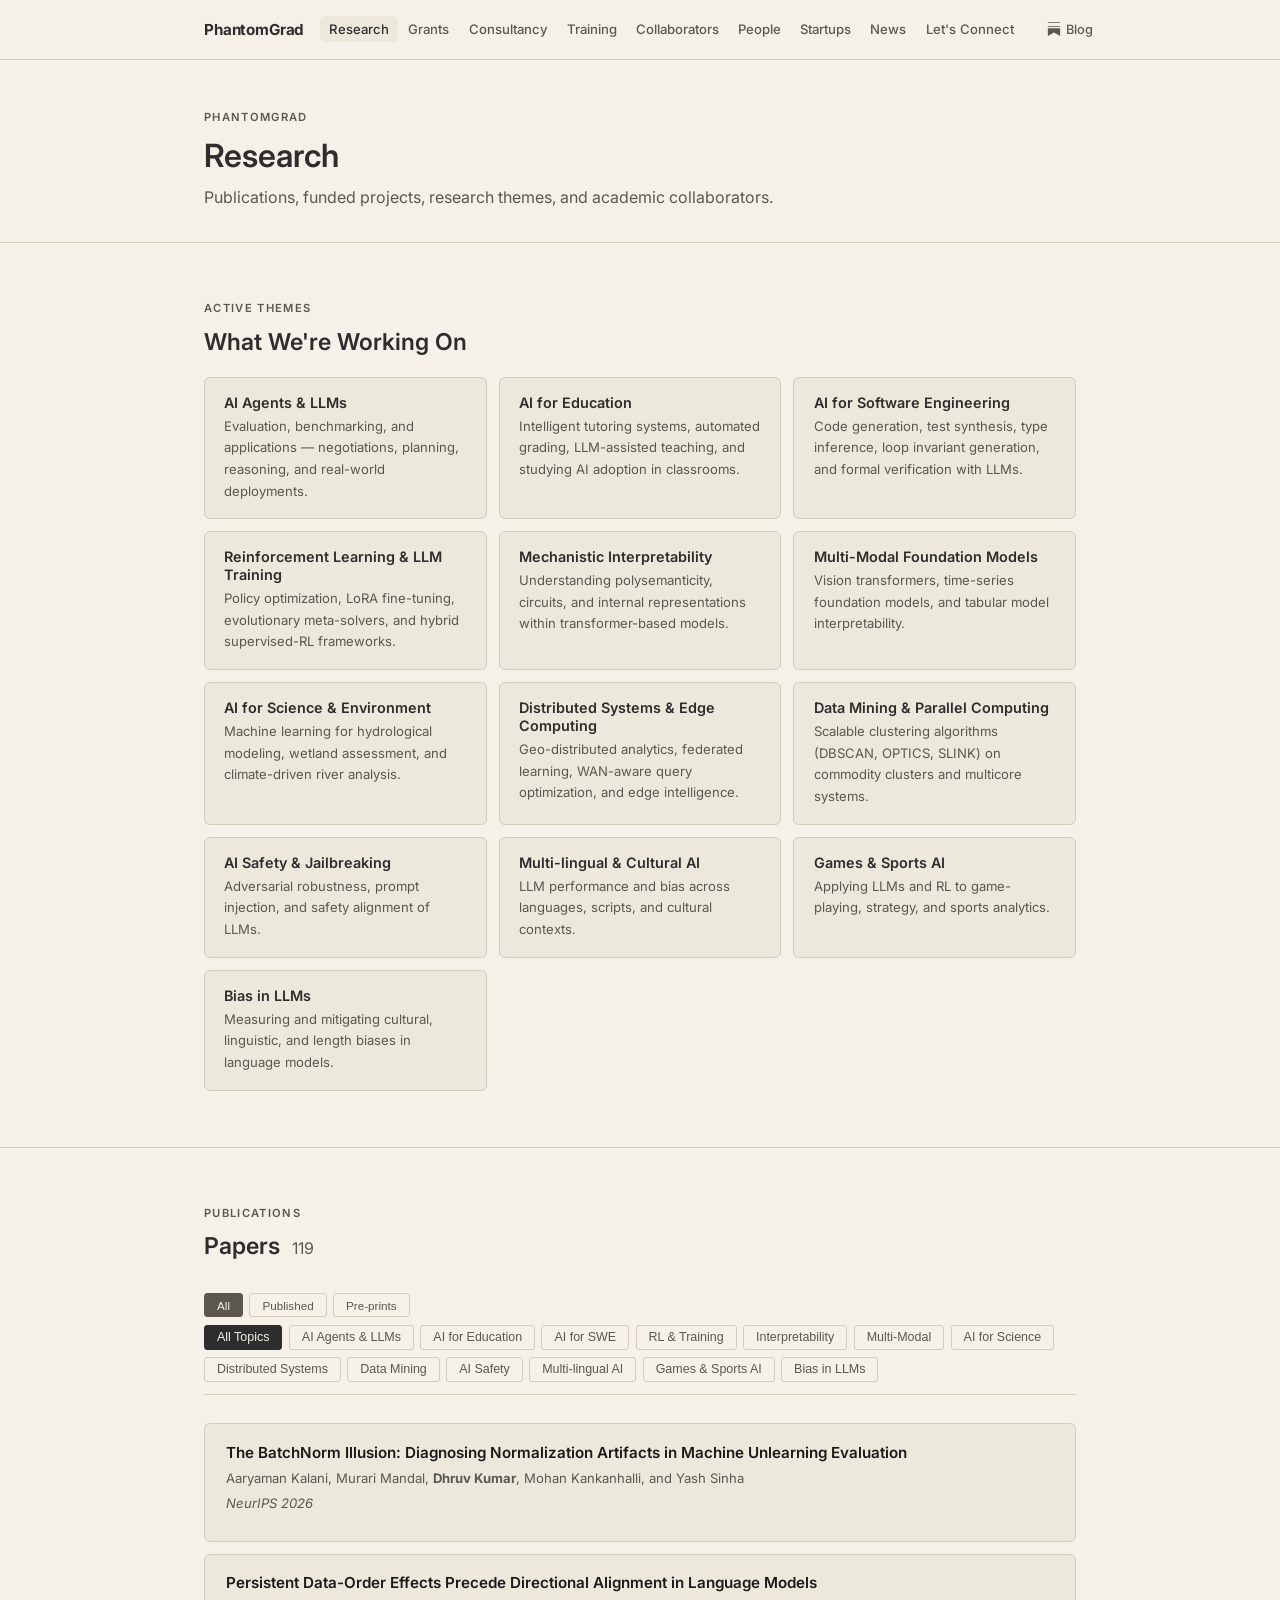
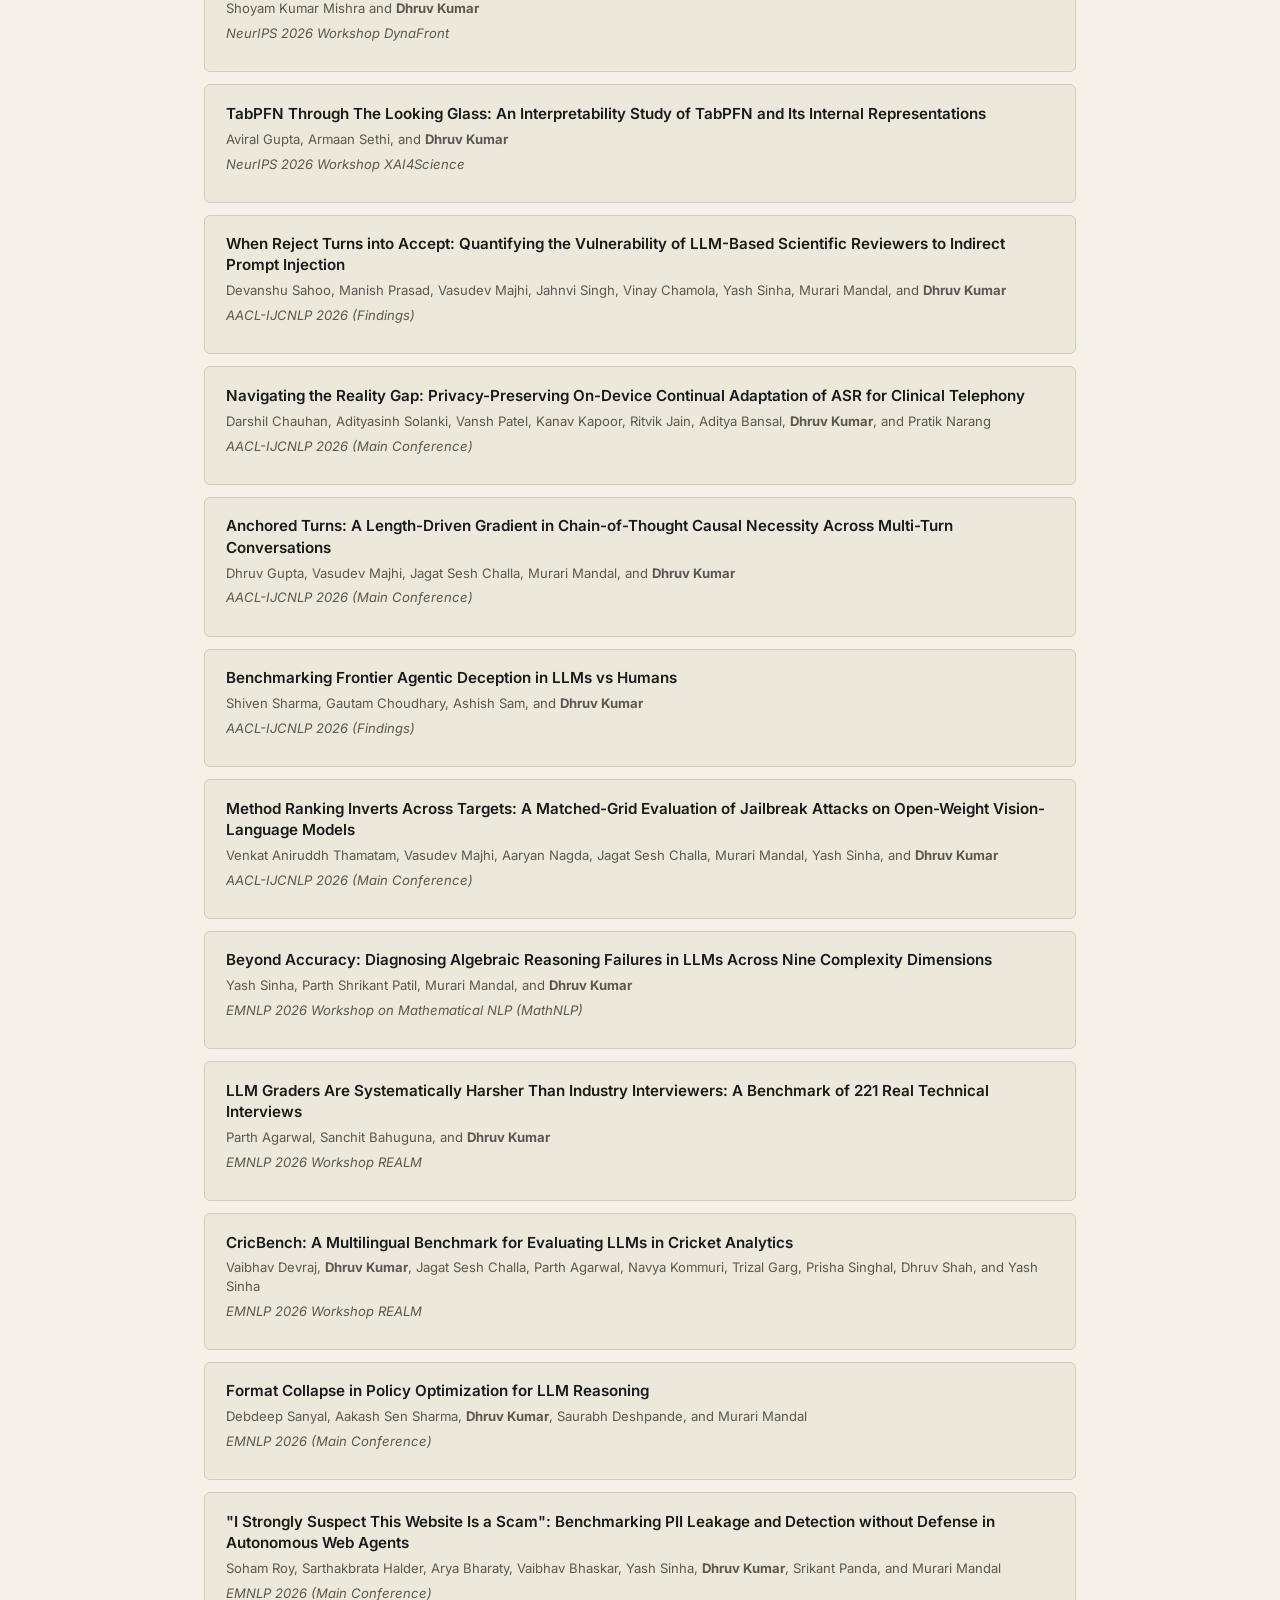
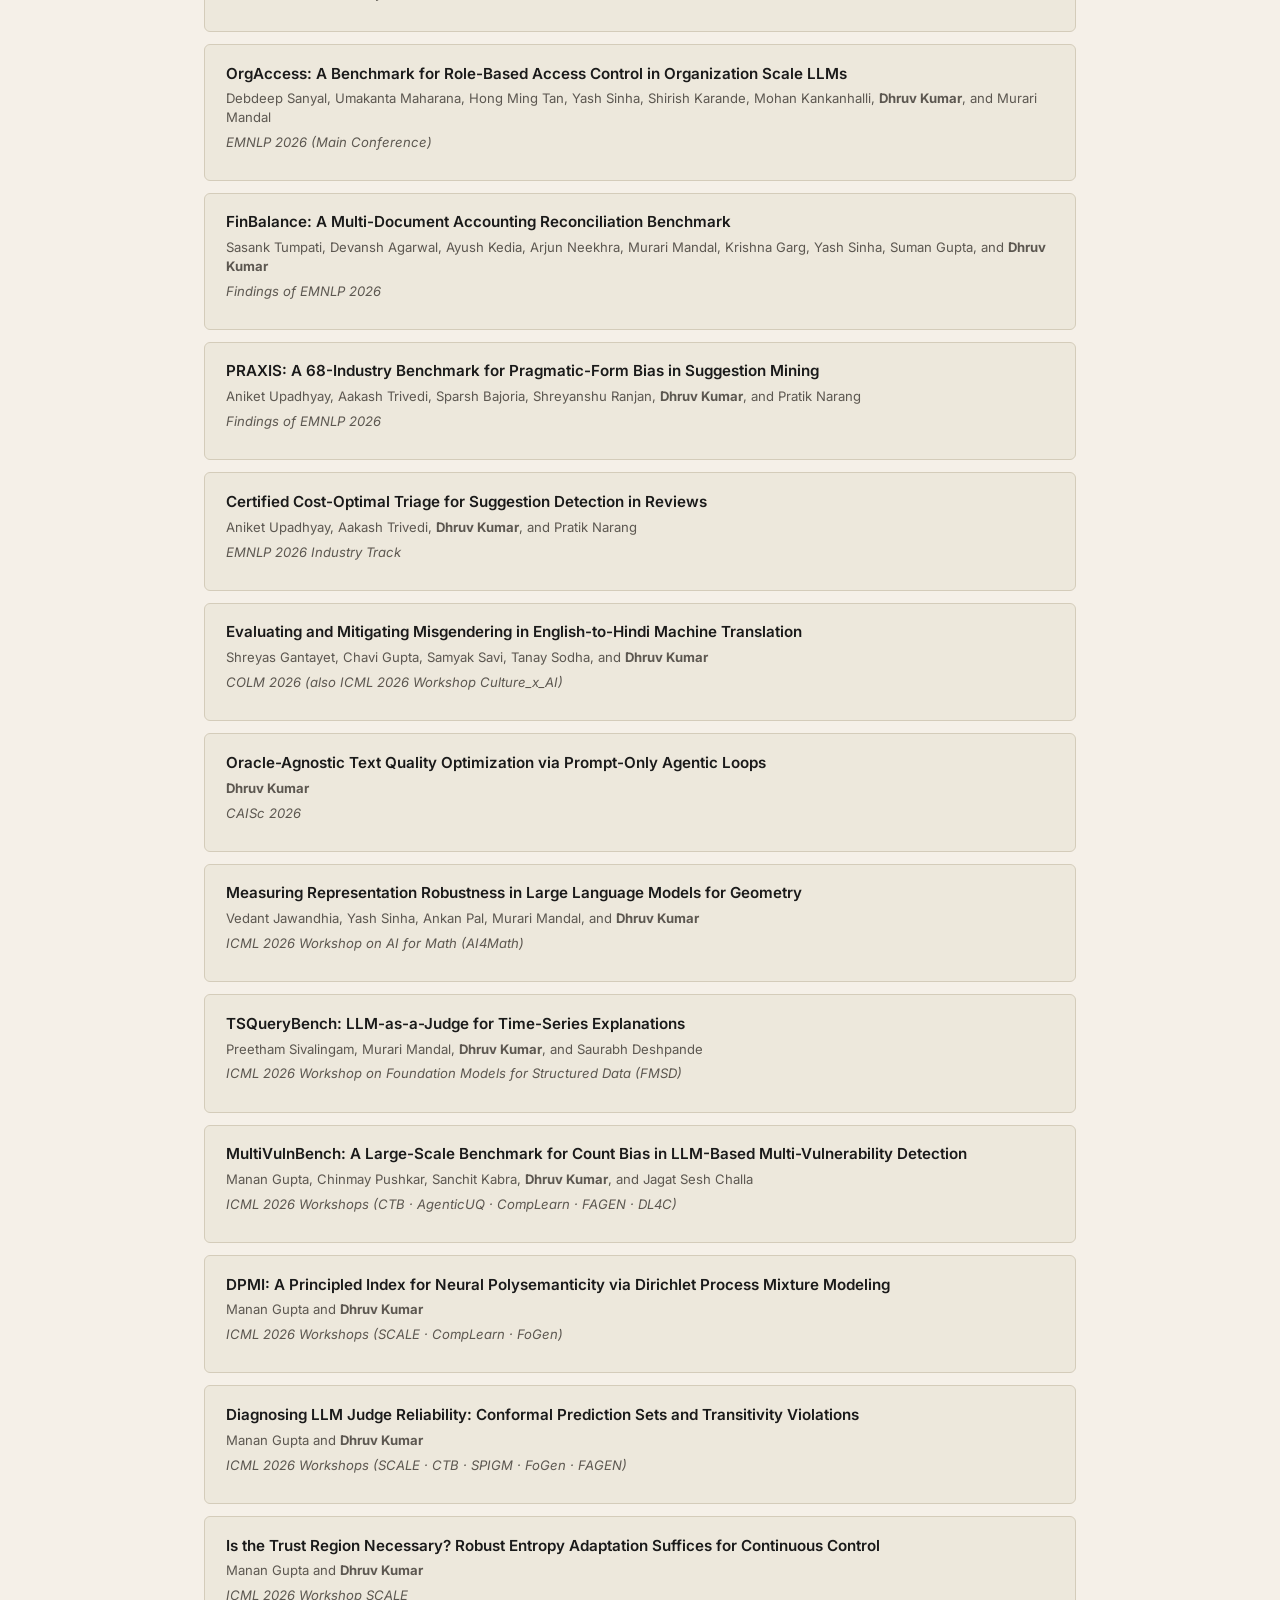
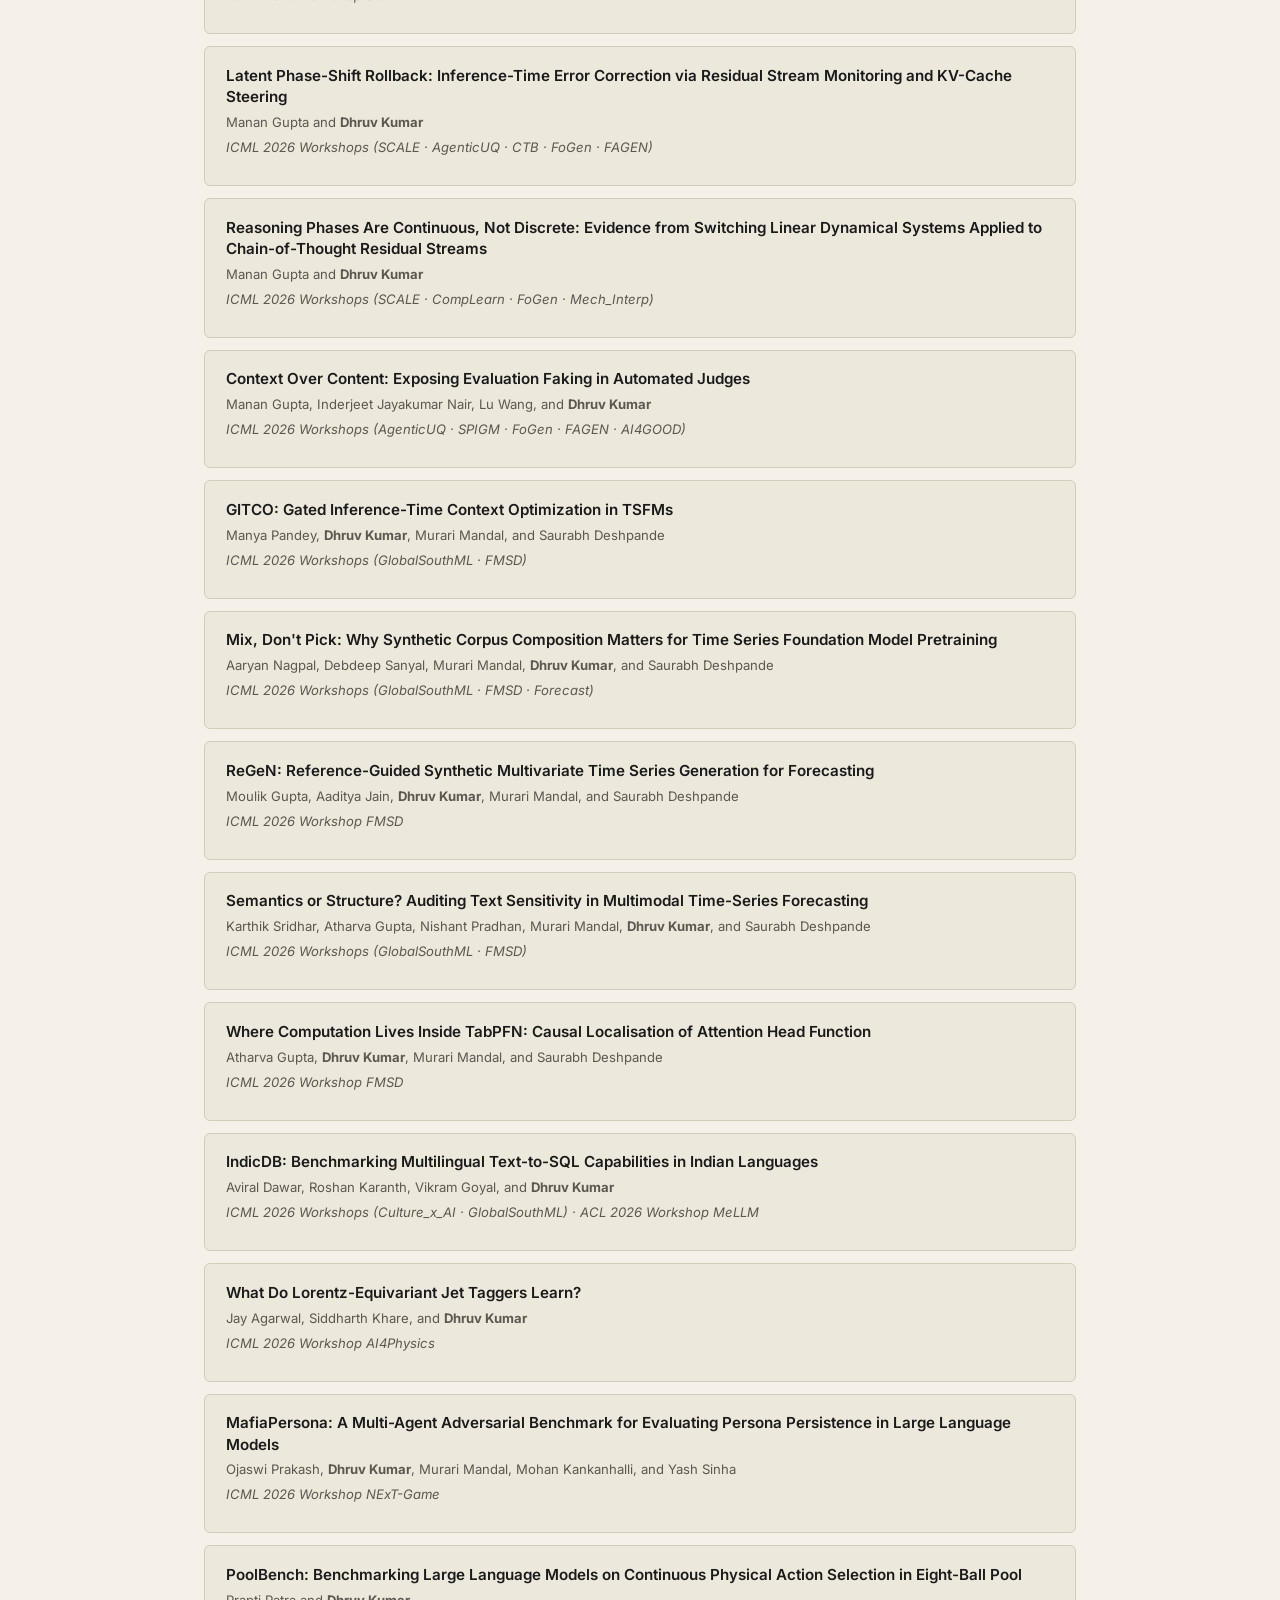
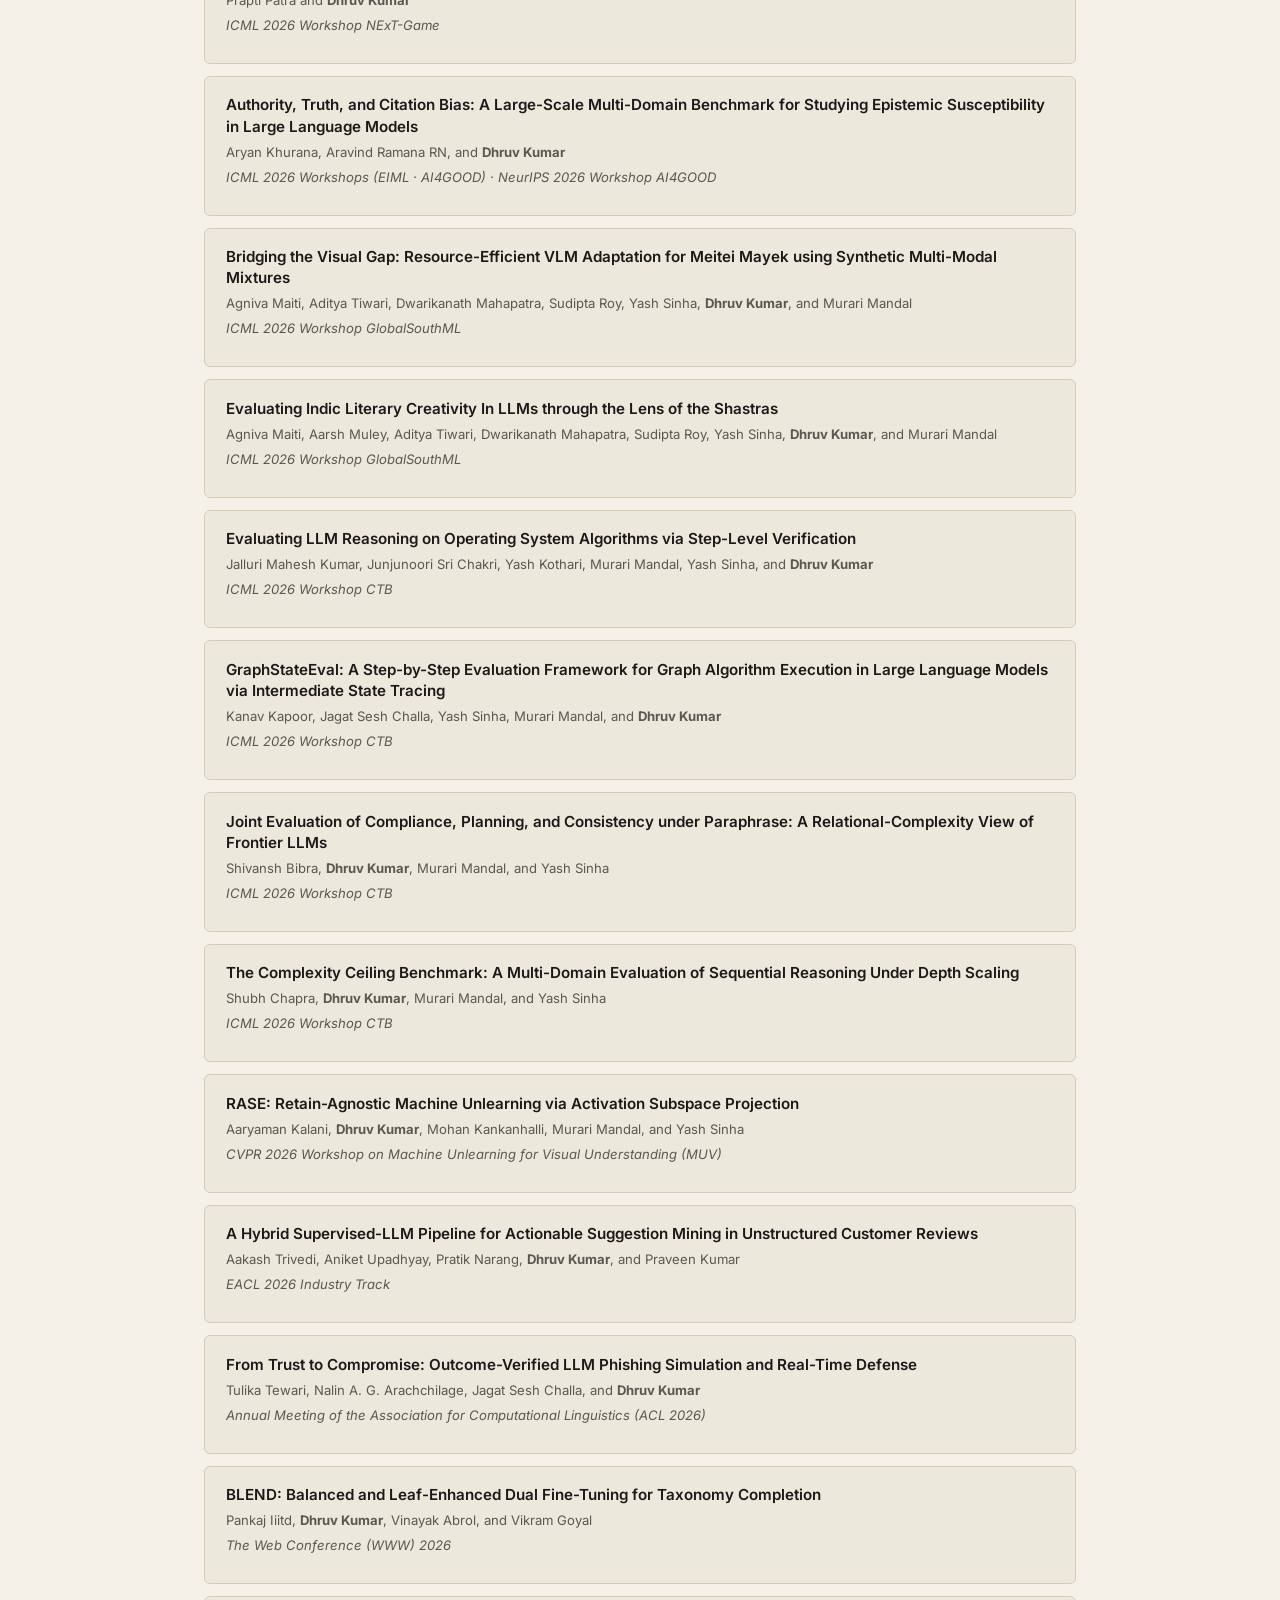
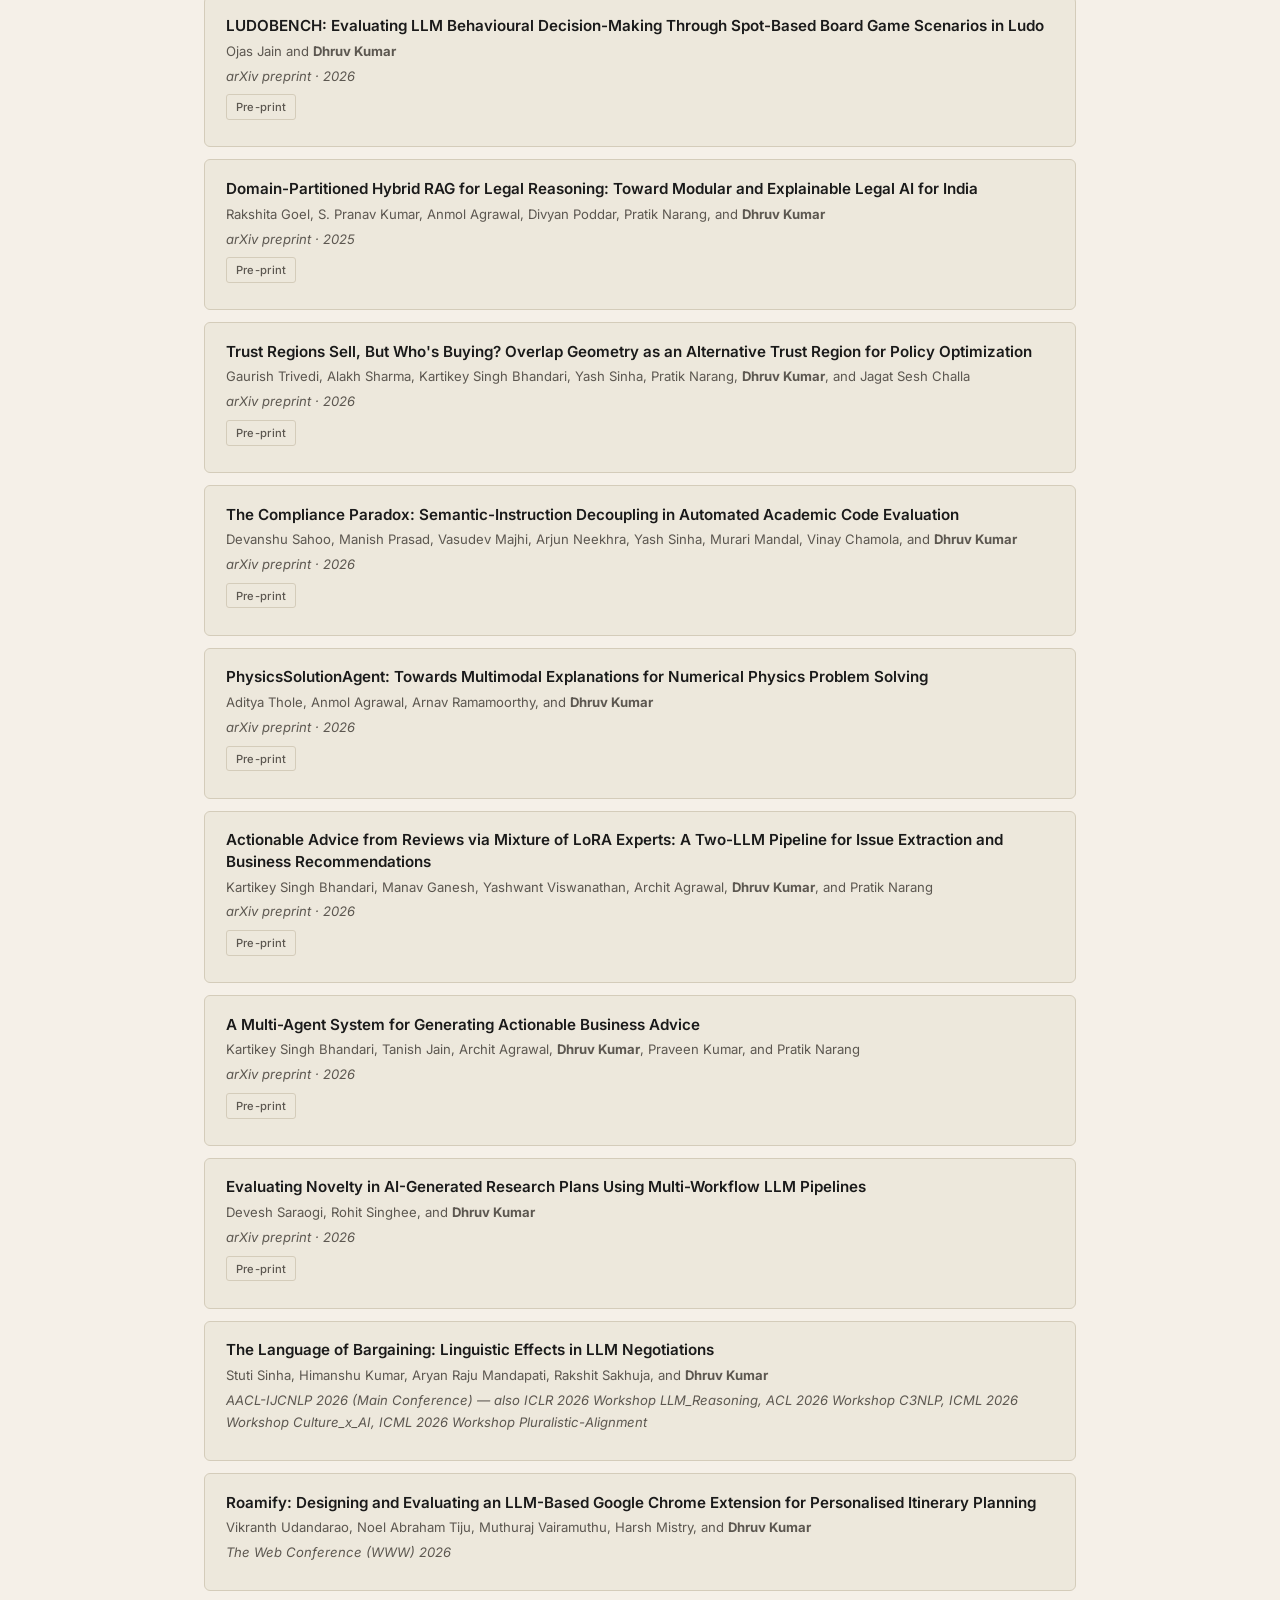
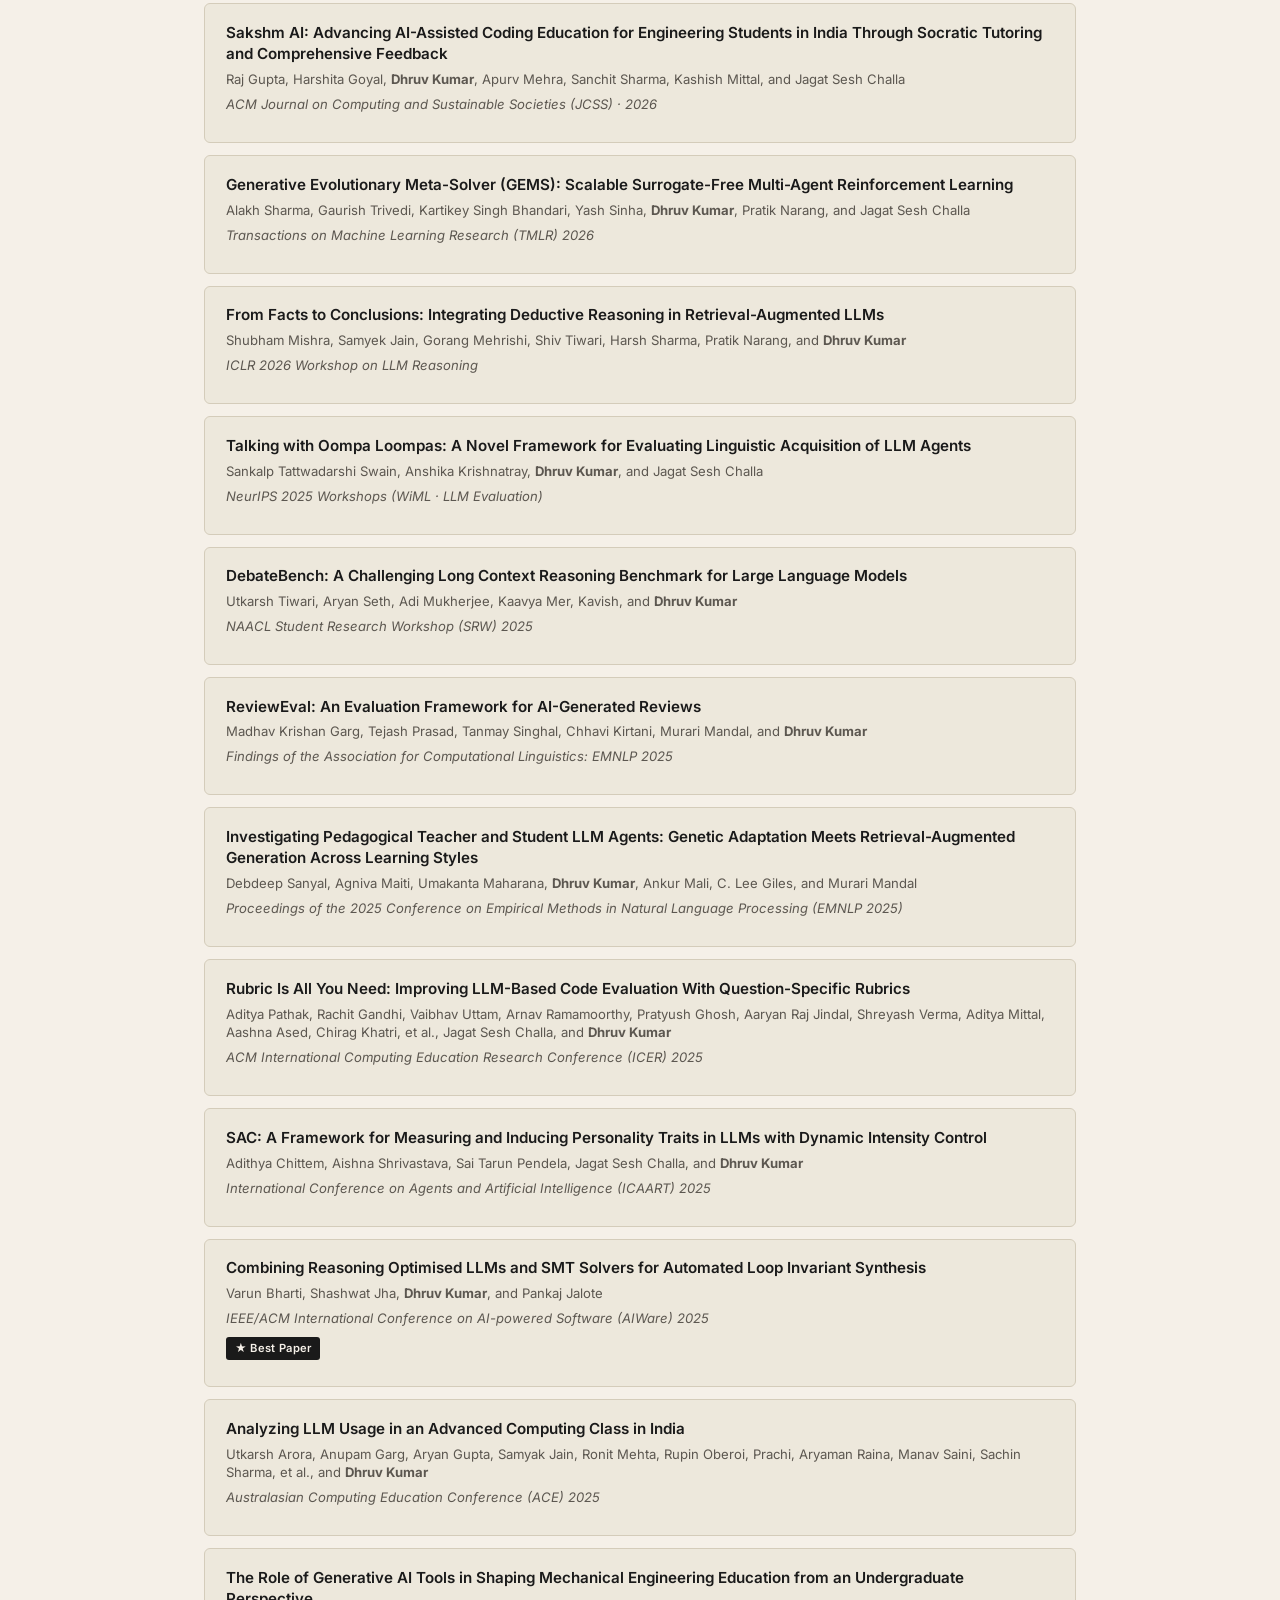
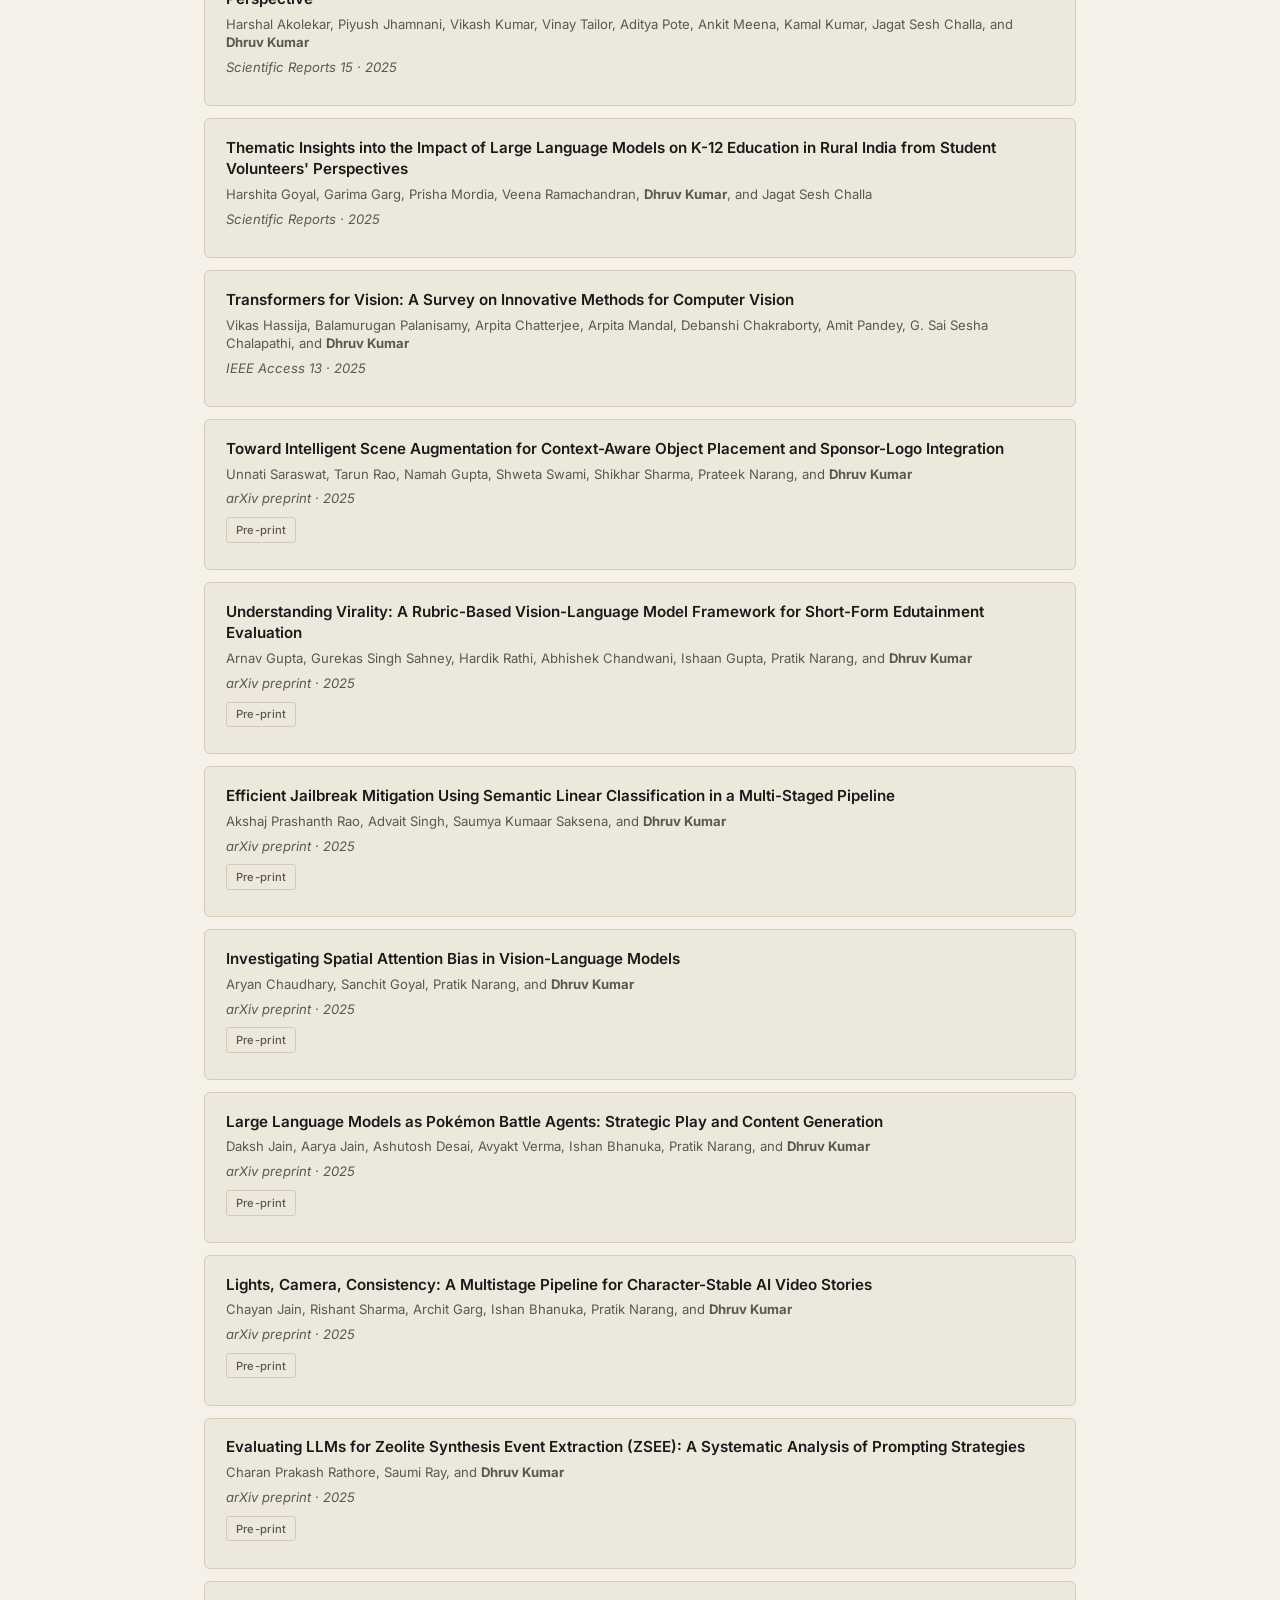
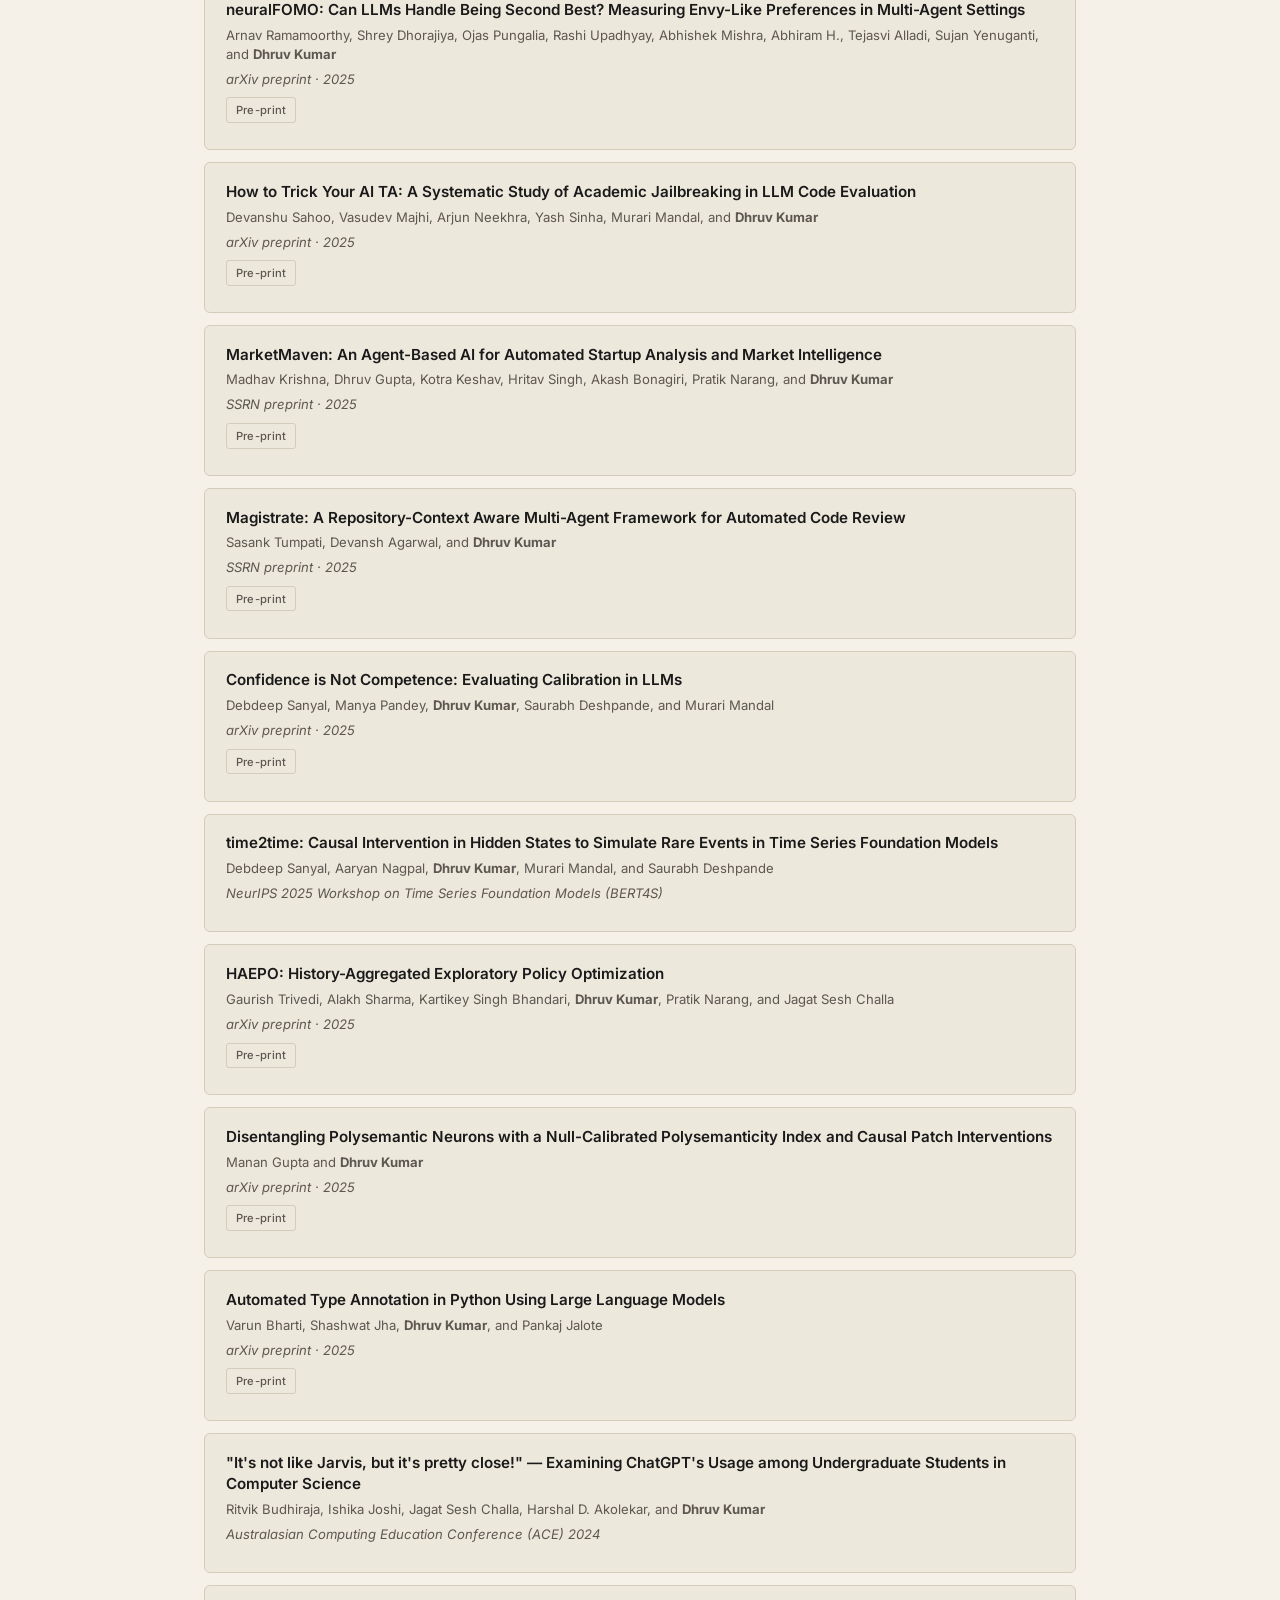
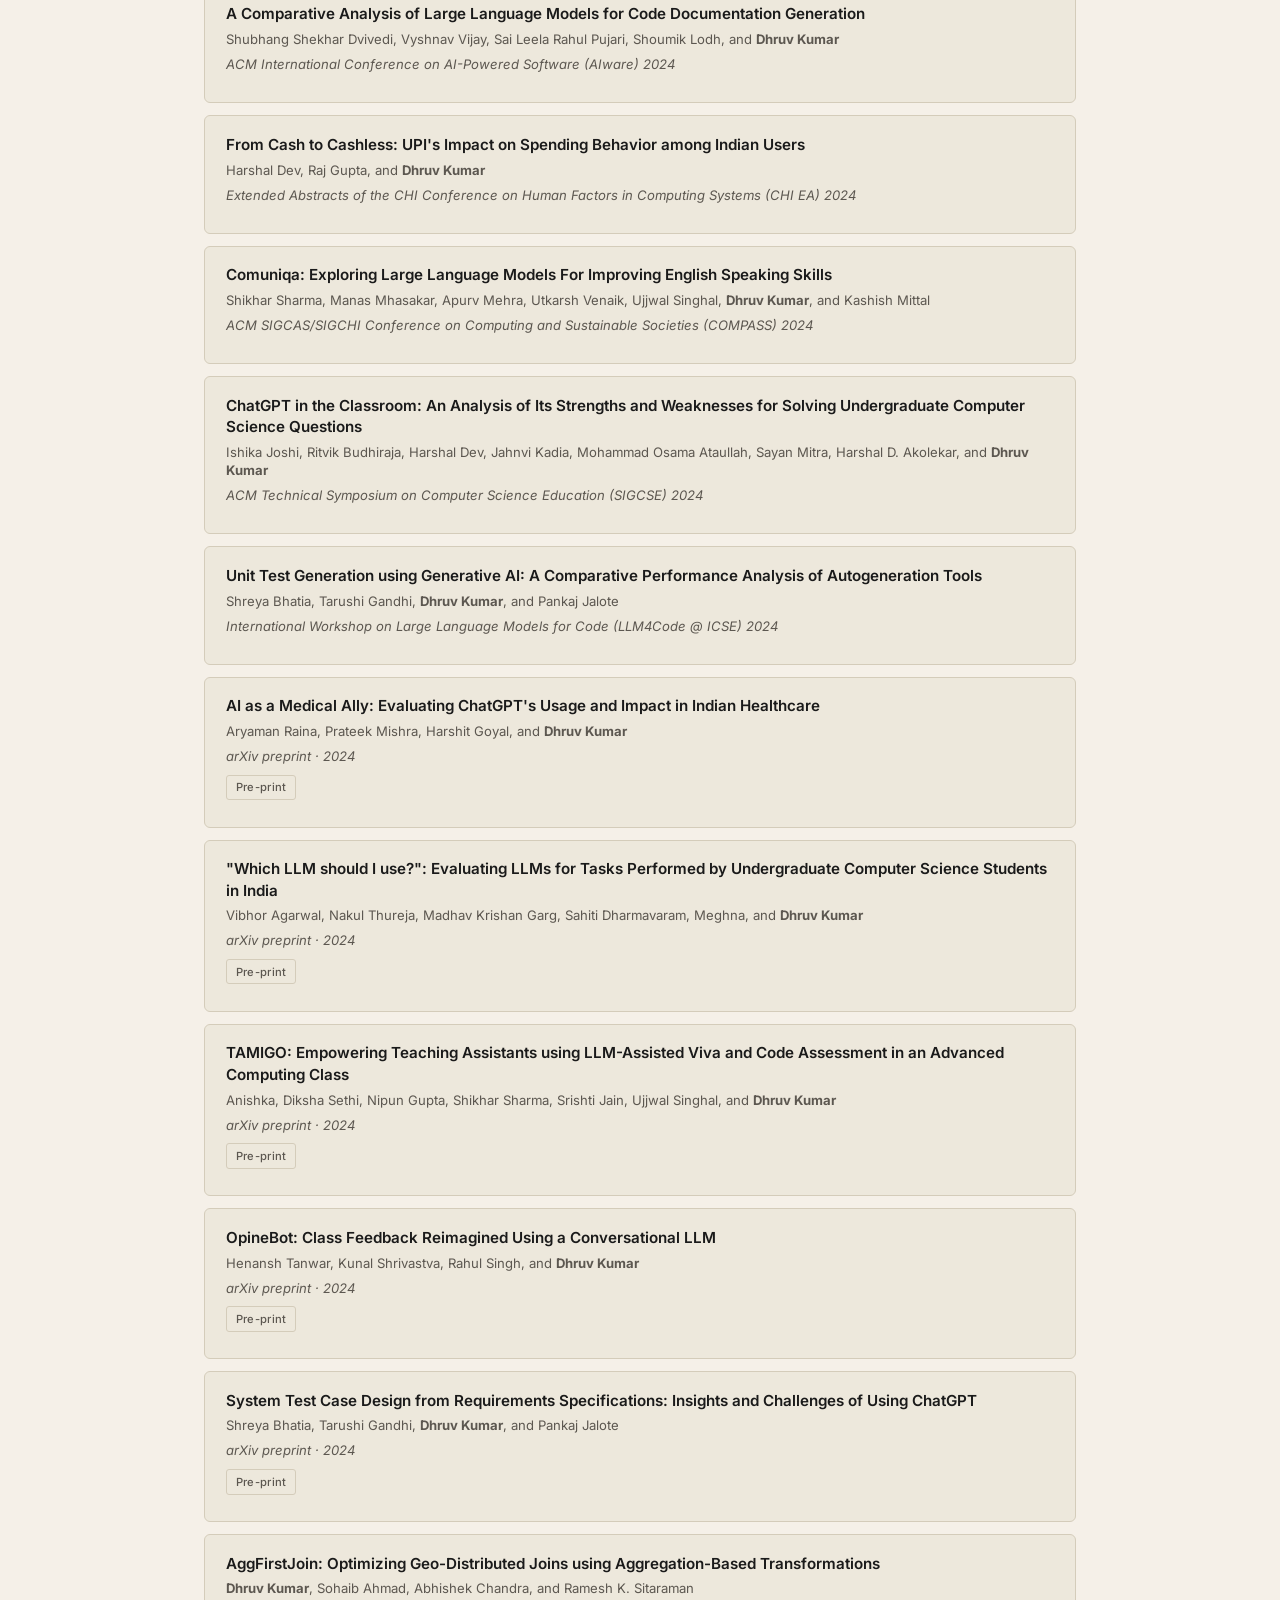
<file: research.html>
<!DOCTYPE html>
<html lang="en">
<head>
  <meta charset="UTF-8">
  <meta name="viewport" content="width=device-width, initial-scale=1.0">
  <title>Research — PhantomGrad</title>
  <link rel="stylesheet" href="css/style.css">
</head>
<body class="page-body">

  <!-- Navigation -->
  <nav class="nav">
    <div class="nav-inner">
      <a class="nav-logo" href="index.html">PhantomGrad</a>
      <button class="nav-toggle" id="navToggle" aria-label="Toggle menu">
        <svg width="20" height="20" fill="none" stroke="currentColor" stroke-width="2" viewBox="0 0 24 24">
          <line x1="3" y1="6" x2="21" y2="6"/><line x1="3" y1="12" x2="21" y2="12"/><line x1="3" y1="18" x2="21" y2="18"/>
        </svg>
      </button>
      <ul class="nav-links" id="navLinks">
        <li><a href="research.html" class="active">Research</a></li>
        <li><a href="research.html#projects">Grants</a></li>
        <li><a href="consultancy.html">Consultancy</a></li>
        <li><a href="training.html">Training</a></li>
        <li><a href="collaborators.html">Collaborators</a></li>
        <li><a href="people.html">People</a></li>
        <li><a href="startups.html">Startups</a></li>
        <li><a href="news.html">News</a></li>
        <li><a href="connect.html">Let's Connect</a></li>
      </ul>
      <a class="nav-substack" href="https://phantomgrad.substack.com/" target="_blank" rel="noopener">
        <svg width="14" height="14" viewBox="0 0 24 24" fill="currentColor"><path d="M22.539 8.242H1.46V6.81h21.08v1.432zM1.46 10.812V24L12 18.11 22.54 24V10.812H1.46zM22.54 0H1.46v1.431h21.08V0z"/></svg>
        Blog
      </a>
    </div>
  </nav>

  <!-- Page Header -->
  <div class="page-header">
    <div class="container">
      <p class="section-label">PhantomGrad</p>
      <h1>Research</h1>
      <p class="lead">Publications, funded projects, research themes, and academic collaborators.</p>
    </div>
  </div>

  <!-- ===== RESEARCH THEMES ===== -->
  <section class="section" id="themes">
    <div class="container">
      <p class="section-label">Active Themes</p>
      <h2>What We're Working On</h2>
      <div class="theme-grid">
        <div class="theme-card">
          <h3>AI Agents &amp; LLMs</h3>
          <p>Evaluation, benchmarking, and applications — negotiations, planning, reasoning, and real-world deployments.</p>
        </div>
        <div class="theme-card">
          <h3>AI for Education</h3>
          <p>Intelligent tutoring systems, automated grading, LLM-assisted teaching, and studying AI adoption in classrooms.</p>
        </div>
        <div class="theme-card">
          <h3>AI for Software Engineering</h3>
          <p>Code generation, test synthesis, type inference, loop invariant generation, and formal verification with LLMs.</p>
        </div>
        <div class="theme-card">
          <h3>Reinforcement Learning &amp; LLM Training</h3>
          <p>Policy optimization, LoRA fine-tuning, evolutionary meta-solvers, and hybrid supervised-RL frameworks.</p>
        </div>
        <div class="theme-card">
          <h3>Mechanistic Interpretability</h3>
          <p>Understanding polysemanticity, circuits, and internal representations within transformer-based models.</p>
        </div>
        <div class="theme-card">
          <h3>Multi-Modal Foundation Models</h3>
          <p>Vision transformers, time-series foundation models, and tabular model interpretability.</p>
        </div>
        <div class="theme-card">
          <h3>AI for Science &amp; Environment</h3>
          <p>Machine learning for hydrological modeling, wetland assessment, and climate-driven river analysis.</p>
        </div>
        <div class="theme-card">
          <h3>Distributed Systems &amp; Edge Computing</h3>
          <p>Geo-distributed analytics, federated learning, WAN-aware query optimization, and edge intelligence.</p>
        </div>
        <div class="theme-card">
          <h3>Data Mining &amp; Parallel Computing</h3>
          <p>Scalable clustering algorithms (DBSCAN, OPTICS, SLINK) on commodity clusters and multicore systems.</p>
        </div>
        <div class="theme-card">
          <h3>AI Safety &amp; Jailbreaking</h3>
          <p>Adversarial robustness, prompt injection, and safety alignment of LLMs.</p>
        </div>
        <div class="theme-card">
          <h3>Multi-lingual &amp; Cultural AI</h3>
          <p>LLM performance and bias across languages, scripts, and cultural contexts.</p>
        </div>
        <div class="theme-card">
          <h3>Games &amp; Sports AI</h3>
          <p>Applying LLMs and RL to game-playing, strategy, and sports analytics.</p>
        </div>
        <div class="theme-card">
          <h3>Bias in LLMs</h3>
          <p>Measuring and mitigating cultural, linguistic, and length biases in language models.</p>
        </div>
      </div>
    </div>
  </section>

  <!-- ===== PUBLICATIONS ===== -->
  <section class="section" id="publications">
    <div class="container">
      <p class="section-label">Publications</p>
      <h2>Papers &nbsp;<span id="pub-count" style="font-size:1rem; font-weight:400; color:var(--text-muted)"></span></h2>

      <!-- Filter Bar -->
      <div class="filter-bar">
        <div class="filter-group filter-group-status">
          <button class="filter-btn filter-status active" data-status="all">All</button>
          <button class="filter-btn filter-status" data-status="published">Published</button>
          <button class="filter-btn filter-status" data-status="preprint">Pre-prints</button>
        </div>
        <div class="filter-group filter-group-topic">
          <button class="filter-btn filter-topic active" data-cat="all">All Topics</button>
          <button class="filter-btn filter-topic" data-cat="cat1">AI Agents &amp; LLMs</button>
          <button class="filter-btn filter-topic" data-cat="cat2">AI for Education</button>
          <button class="filter-btn filter-topic" data-cat="cat3">AI for SWE</button>
          <button class="filter-btn filter-topic" data-cat="cat4">RL &amp; Training</button>
          <button class="filter-btn filter-topic" data-cat="cat5">Interpretability</button>
          <button class="filter-btn filter-topic" data-cat="cat6">Multi-Modal</button>
          <button class="filter-btn filter-topic" data-cat="cat7">AI for Science</button>
          <button class="filter-btn filter-topic" data-cat="cat8">Distributed Systems</button>
          <button class="filter-btn filter-topic" data-cat="cat9">Data Mining</button>
          <button class="filter-btn filter-topic" data-cat="cat10">AI Safety</button>
          <button class="filter-btn filter-topic" data-cat="cat11">Multi-lingual AI</button>
          <button class="filter-btn filter-topic" data-cat="cat12">Games &amp; Sports AI</button>
          <button class="filter-btn filter-topic" data-cat="cat13">Bias in LLMs</button>
        </div>
      </div>

      <div class="pub-list">

        <!-- ── 2026 ── -->

        <div class="pub-card" data-status="published" data-cat="cat5 cat10">
          <div class="pub-title">The BatchNorm Illusion: Diagnosing Normalization Artifacts in Machine Unlearning Evaluation</div>
          <div class="pub-authors">Aaryaman Kalani, Murari Mandal, <strong>Dhruv Kumar</strong>, Mohan Kankanhalli, and Yash Sinha</div>
          <div class="pub-venue">NeurIPS 2026</div>
          <div class="pub-links"></div>
        </div>
        <div class="pub-card" data-status="published" data-cat="cat4">
          <div class="pub-title">Persistent Data-Order Effects Precede Directional Alignment in Language Models</div>
          <div class="pub-authors">Shoyam Kumar Mishra and <strong>Dhruv Kumar</strong></div>
          <div class="pub-venue">NeurIPS 2026 Workshop DynaFront</div>
          <div class="pub-links"></div>
        </div>
        <div class="pub-card" data-status="published" data-cat="cat5">
          <div class="pub-title"><a href="https://arxiv.org/abs/2601.08181" target="_blank" rel="noopener">TabPFN Through The Looking Glass: An Interpretability Study of TabPFN and Its Internal Representations</a></div>
          <div class="pub-authors">Aviral Gupta, Armaan Sethi, and <strong>Dhruv Kumar</strong></div>
          <div class="pub-venue">NeurIPS 2026 Workshop XAI4Science</div>
          <div class="pub-links"></div>
        </div>
        <div class="pub-card" data-status="published" data-cat="cat10">
          <div class="pub-title"><a href="https://arxiv.org/abs/2512.10449" target="_blank" rel="noopener">When Reject Turns into Accept: Quantifying the Vulnerability of LLM-Based Scientific Reviewers to Indirect Prompt Injection</a></div>
          <div class="pub-authors">Devanshu Sahoo, Manish Prasad, Vasudev Majhi, Jahnvi Singh, Vinay Chamola, Yash Sinha, Murari Mandal, and <strong>Dhruv Kumar</strong></div>
          <div class="pub-venue">AACL-IJCNLP 2026 (Findings)</div>
          <div class="pub-links"></div>
        </div>
        <div class="pub-card" data-status="published" data-cat="cat6">
          <div class="pub-title"><a href="https://arxiv.org/abs/2512.16401" target="_blank" rel="noopener">Navigating the Reality Gap: Privacy-Preserving On-Device Continual Adaptation of ASR for Clinical Telephony</a></div>
          <div class="pub-authors">Darshil Chauhan, Adityasinh Solanki, Vansh Patel, Kanav Kapoor, Ritvik Jain, Aditya Bansal, <strong>Dhruv Kumar</strong>, and Pratik Narang</div>
          <div class="pub-venue">AACL-IJCNLP 2026 (Main Conference)</div>
          <div class="pub-links"></div>
        </div>
        <div class="pub-card" data-status="published" data-cat="cat1">
          <div class="pub-title">Anchored Turns: A Length-Driven Gradient in Chain-of-Thought Causal Necessity Across Multi-Turn Conversations</div>
          <div class="pub-authors">Dhruv Gupta, Vasudev Majhi, Jagat Sesh Challa, Murari Mandal, and <strong>Dhruv Kumar</strong></div>
          <div class="pub-venue">AACL-IJCNLP 2026 (Main Conference)</div>
          <div class="pub-links"></div>
        </div>
        <div class="pub-card" data-status="published" data-cat="cat1 cat10">
          <div class="pub-title">Benchmarking Frontier Agentic Deception in LLMs vs Humans</div>
          <div class="pub-authors">Shiven Sharma, Gautam Choudhary, Ashish Sam, and <strong>Dhruv Kumar</strong></div>
          <div class="pub-venue">AACL-IJCNLP 2026 (Findings)</div>
          <div class="pub-links"></div>
        </div>
        <div class="pub-card" data-status="published" data-cat="cat10 cat6">
          <div class="pub-title">Method Ranking Inverts Across Targets: A Matched-Grid Evaluation of Jailbreak Attacks on Open-Weight Vision-Language Models</div>
          <div class="pub-authors">Venkat Aniruddh Thamatam, Vasudev Majhi, Aaryan Nagda, Jagat Sesh Challa, Murari Mandal, Yash Sinha, and <strong>Dhruv Kumar</strong></div>
          <div class="pub-venue">AACL-IJCNLP 2026 (Main Conference)</div>
          <div class="pub-links"></div>
        </div>
        <div class="pub-card" data-status="published" data-cat="cat1 cat5">
          <div class="pub-title"><a href="https://arxiv.org/abs/2604.06799" target="_blank" rel="noopener">Beyond Accuracy: Diagnosing Algebraic Reasoning Failures in LLMs Across Nine Complexity Dimensions</a></div>
          <div class="pub-authors">Yash Sinha, Parth Shrikant Patil, Murari Mandal, and <strong>Dhruv Kumar</strong></div>
          <div class="pub-venue">EMNLP 2026 Workshop on Mathematical NLP (MathNLP)</div>
          <div class="pub-links"></div>
        </div>
        <div class="pub-card" data-status="published" data-cat="cat2 cat1">
          <div class="pub-title">LLM Graders Are Systematically Harsher Than Industry Interviewers: A Benchmark of 221 Real Technical Interviews</div>
          <div class="pub-authors">Parth Agarwal, Sanchit Bahuguna, and <strong>Dhruv Kumar</strong></div>
          <div class="pub-venue">EMNLP 2026 Workshop REALM</div>
          <div class="pub-links"></div>
        </div>
        <div class="pub-card" data-status="published" data-cat="cat1 cat11 cat12">
          <div class="pub-title"><a href="https://arxiv.org/abs/2512.21877" target="_blank" rel="noopener">CricBench: A Multilingual Benchmark for Evaluating LLMs in Cricket Analytics</a></div>
          <div class="pub-authors">Vaibhav Devraj, <strong>Dhruv Kumar</strong>, Jagat Sesh Challa, Parth Agarwal, Navya Kommuri, Trizal Garg, Prisha Singhal, Dhruv Shah, and Yash Sinha</div>
          <div class="pub-venue">EMNLP 2026 Workshop REALM</div>
          <div class="pub-links"></div>
        </div>
        <div class="pub-card" data-status="published" data-cat="cat4">
          <div class="pub-title"><a href="https://arxiv.org/abs/2510.21853" target="_blank" rel="noopener">Format Collapse in Policy Optimization for LLM Reasoning</a></div>
          <div class="pub-authors">Debdeep Sanyal, Aakash Sen Sharma, <strong>Dhruv Kumar</strong>, Saurabh Deshpande, and Murari Mandal</div>
          <div class="pub-venue">EMNLP 2026 (Main Conference)</div>
          <div class="pub-links"></div>
        </div>
        <div class="pub-card" data-status="published" data-cat="cat1 cat10">
          <div class="pub-title">"I Strongly Suspect This Website Is a Scam": Benchmarking PII Leakage and Detection without Defense in Autonomous Web Agents</div>
          <div class="pub-authors">Soham Roy, Sarthakbrata Halder, Arya Bharaty, Vaibhav Bhaskar, Yash Sinha, <strong>Dhruv Kumar</strong>, Srikant Panda, and Murari Mandal</div>
          <div class="pub-venue">EMNLP 2026 (Main Conference)</div>
          <div class="pub-links"></div>
        </div>
        <div class="pub-card" data-status="published" data-cat="cat1 cat10">
          <div class="pub-title">OrgAccess: A Benchmark for Role-Based Access Control in Organization Scale LLMs</div>
          <div class="pub-authors">Debdeep Sanyal, Umakanta Maharana, Hong Ming Tan, Yash Sinha, Shirish Karande, Mohan Kankanhalli, <strong>Dhruv Kumar</strong>, and Murari Mandal</div>
          <div class="pub-venue">EMNLP 2026 (Main Conference)</div>
          <div class="pub-links"></div>
        </div>
        <div class="pub-card" data-status="published" data-cat="cat1">
          <div class="pub-title">FinBalance: A Multi-Document Accounting Reconciliation Benchmark</div>
          <div class="pub-authors">Sasank Tumpati, Devansh Agarwal, Ayush Kedia, Arjun Neekhra, Murari Mandal, Krishna Garg, Yash Sinha, Suman Gupta, and <strong>Dhruv Kumar</strong></div>
          <div class="pub-venue">Findings of EMNLP 2026</div>
          <div class="pub-links"></div>
        </div>
        <div class="pub-card" data-status="published" data-cat="cat1 cat13">
          <div class="pub-title">PRAXIS: A 68-Industry Benchmark for Pragmatic-Form Bias in Suggestion Mining</div>
          <div class="pub-authors">Aniket Upadhyay, Aakash Trivedi, Sparsh Bajoria, Shreyanshu Ranjan, <strong>Dhruv Kumar</strong>, and Pratik Narang</div>
          <div class="pub-venue">Findings of EMNLP 2026</div>
          <div class="pub-links"></div>
        </div>
        <div class="pub-card" data-status="published" data-cat="cat1">
          <div class="pub-title">Certified Cost-Optimal Triage for Suggestion Detection in Reviews</div>
          <div class="pub-authors">Aniket Upadhyay, Aakash Trivedi, <strong>Dhruv Kumar</strong>, and Pratik Narang</div>
          <div class="pub-venue">EMNLP 2026 Industry Track</div>
          <div class="pub-links"></div>
        </div>
        <div class="pub-card" data-status="published" data-cat="cat11 cat13">
          <div class="pub-title">Evaluating and Mitigating Misgendering in English-to-Hindi Machine Translation</div>
          <div class="pub-authors">Shreyas Gantayet, Chavi Gupta, Samyak Savi, Tanay Sodha, and <strong>Dhruv Kumar</strong></div>
          <div class="pub-venue">COLM 2026 (also ICML 2026 Workshop Culture_x_AI)</div>
          <div class="pub-links"></div>
        </div>
        <div class="pub-card" data-status="published" data-cat="cat1">
          <div class="pub-title"><a href="research-ideas/oracle-agnostic-agentic-loop.html">Oracle-Agnostic Text Quality Optimization via Prompt-Only Agentic Loops</a></div>
          <div class="pub-authors"><strong>Dhruv Kumar</strong></div>
          <div class="pub-venue">CAISc 2026</div>
          <div class="pub-links"></div>
        </div>
        <div class="pub-card" data-status="published" data-cat="cat1 cat7">
          <div class="pub-title">Measuring Representation Robustness in Large Language Models for Geometry</div>
          <div class="pub-authors">Vedant Jawandhia, Yash Sinha, Ankan Pal, Murari Mandal, and <strong>Dhruv Kumar</strong></div>
          <div class="pub-venue">ICML 2026 Workshop on AI for Math (AI4Math)</div>
          <div class="pub-links"></div>
        </div>
        <div class="pub-card" data-status="published" data-cat="cat6">
          <div class="pub-title"><a href="https://arxiv.org/abs/2604.02118" target="_blank" rel="noopener">TSQueryBench: LLM-as-a-Judge for Time-Series Explanations</a></div>
          <div class="pub-authors">Preetham Sivalingam, Murari Mandal, <strong>Dhruv Kumar</strong>, and Saurabh Deshpande</div>
          <div class="pub-venue">ICML 2026 Workshop on Foundation Models for Structured Data (FMSD)</div>
          <div class="pub-links"></div>
        </div>
        <div class="pub-card" data-status="published" data-cat="cat3">
          <div class="pub-title"><a href="https://arxiv.org/abs/2512.22306" target="_blank" rel="noopener">MultiVulnBench: A Large-Scale Benchmark for Count Bias in LLM-Based Multi-Vulnerability Detection</a></div>
          <div class="pub-authors">Manan Gupta, Chinmay Pushkar, Sanchit Kabra, <strong>Dhruv Kumar</strong>, and Jagat Sesh Challa</div>
          <div class="pub-venue">ICML 2026 Workshops (CTB · AgenticUQ · CompLearn · FAGEN · DL4C)</div>
          <div class="pub-links"></div>
        </div>
        <div class="pub-card" data-status="published" data-cat="cat5">
          <div class="pub-title">DPMI: A Principled Index for Neural Polysemanticity via Dirichlet Process Mixture Modeling</div>
          <div class="pub-authors">Manan Gupta and <strong>Dhruv Kumar</strong></div>
          <div class="pub-venue">ICML 2026 Workshops (SCALE · CompLearn · FoGen)</div>
          <div class="pub-links"></div>
        </div>
        <div class="pub-card" data-status="published" data-cat="cat1">
          <div class="pub-title">Diagnosing LLM Judge Reliability: Conformal Prediction Sets and Transitivity Violations</div>
          <div class="pub-authors">Manan Gupta and <strong>Dhruv Kumar</strong></div>
          <div class="pub-venue">ICML 2026 Workshops (SCALE · CTB · SPIGM · FoGen · FAGEN)</div>
          <div class="pub-links"></div>
        </div>
        <div class="pub-card" data-status="published" data-cat="cat4">
          <div class="pub-title">Is the Trust Region Necessary? Robust Entropy Adaptation Suffices for Continuous Control</div>
          <div class="pub-authors">Manan Gupta and <strong>Dhruv Kumar</strong></div>
          <div class="pub-venue">ICML 2026 Workshop SCALE</div>
          <div class="pub-links"></div>
        </div>
        <div class="pub-card" data-status="published" data-cat="cat5">
          <div class="pub-title">Latent Phase-Shift Rollback: Inference-Time Error Correction via Residual Stream Monitoring and KV-Cache Steering</div>
          <div class="pub-authors">Manan Gupta and <strong>Dhruv Kumar</strong></div>
          <div class="pub-venue">ICML 2026 Workshops (SCALE · AgenticUQ · CTB · FoGen · FAGEN)</div>
          <div class="pub-links"></div>
        </div>
        <div class="pub-card" data-status="published" data-cat="cat5">
          <div class="pub-title">Reasoning Phases Are Continuous, Not Discrete: Evidence from Switching Linear Dynamical Systems Applied to Chain-of-Thought Residual Streams</div>
          <div class="pub-authors">Manan Gupta and <strong>Dhruv Kumar</strong></div>
          <div class="pub-venue">ICML 2026 Workshops (SCALE · CompLearn · FoGen · Mech_Interp)</div>
          <div class="pub-links"></div>
        </div>
        <div class="pub-card" data-status="published" data-cat="cat1 cat10">
          <div class="pub-title">Context Over Content: Exposing Evaluation Faking in Automated Judges</div>
          <div class="pub-authors">Manan Gupta, Inderjeet Jayakumar Nair, Lu Wang, and <strong>Dhruv Kumar</strong></div>
          <div class="pub-venue">ICML 2026 Workshops (AgenticUQ · SPIGM · FoGen · FAGEN · AI4GOOD)</div>
          <div class="pub-links"></div>
        </div>
        <div class="pub-card" data-status="published" data-cat="cat6">
          <div class="pub-title">GITCO: Gated Inference-Time Context Optimization in TSFMs</div>
          <div class="pub-authors">Manya Pandey, <strong>Dhruv Kumar</strong>, Murari Mandal, and Saurabh Deshpande</div>
          <div class="pub-venue">ICML 2026 Workshops (GlobalSouthML · FMSD)</div>
          <div class="pub-links"></div>
        </div>
        <div class="pub-card" data-status="published" data-cat="cat6">
          <div class="pub-title">Mix, Don't Pick: Why Synthetic Corpus Composition Matters for Time Series Foundation Model Pretraining</div>
          <div class="pub-authors">Aaryan Nagpal, Debdeep Sanyal, Murari Mandal, <strong>Dhruv Kumar</strong>, and Saurabh Deshpande</div>
          <div class="pub-venue">ICML 2026 Workshops (GlobalSouthML · FMSD · Forecast)</div>
          <div class="pub-links"></div>
        </div>
        <div class="pub-card" data-status="published" data-cat="cat6">
          <div class="pub-title">ReGeN: Reference-Guided Synthetic Multivariate Time Series Generation for Forecasting</div>
          <div class="pub-authors">Moulik Gupta, Aaditya Jain, <strong>Dhruv Kumar</strong>, Murari Mandal, and Saurabh Deshpande</div>
          <div class="pub-venue">ICML 2026 Workshop FMSD</div>
          <div class="pub-links"></div>
        </div>
        <div class="pub-card" data-status="published" data-cat="cat6">
          <div class="pub-title">Semantics or Structure? Auditing Text Sensitivity in Multimodal Time-Series Forecasting</div>
          <div class="pub-authors">Karthik Sridhar, Atharva Gupta, Nishant Pradhan, Murari Mandal, <strong>Dhruv Kumar</strong>, and Saurabh Deshpande</div>
          <div class="pub-venue">ICML 2026 Workshops (GlobalSouthML · FMSD)</div>
          <div class="pub-links"></div>
        </div>
        <div class="pub-card" data-status="published" data-cat="cat5">
          <div class="pub-title">Where Computation Lives Inside TabPFN: Causal Localisation of Attention Head Function</div>
          <div class="pub-authors">Atharva Gupta, <strong>Dhruv Kumar</strong>, Murari Mandal, and Saurabh Deshpande</div>
          <div class="pub-venue">ICML 2026 Workshop FMSD</div>
          <div class="pub-links"></div>
        </div>
        <div class="pub-card" data-status="published" data-cat="cat9 cat11">
          <div class="pub-title">IndicDB: Benchmarking Multilingual Text-to-SQL Capabilities in Indian Languages</div>
          <div class="pub-authors">Aviral Dawar, Roshan Karanth, Vikram Goyal, and <strong>Dhruv Kumar</strong></div>
          <div class="pub-venue">ICML 2026 Workshops (Culture_x_AI · GlobalSouthML) · ACL 2026 Workshop MeLLM</div>
          <div class="pub-links"></div>
        </div>
        <div class="pub-card" data-status="published" data-cat="cat5 cat7">
          <div class="pub-title">What Do Lorentz-Equivariant Jet Taggers Learn?</div>
          <div class="pub-authors">Jay Agarwal, Siddharth Khare, and <strong>Dhruv Kumar</strong></div>
          <div class="pub-venue">ICML 2026 Workshop AI4Physics</div>
          <div class="pub-links"></div>
        </div>
        <div class="pub-card" data-status="published" data-cat="cat1 cat12">
          <div class="pub-title">MafiaPersona: A Multi-Agent Adversarial Benchmark for Evaluating Persona Persistence in Large Language Models</div>
          <div class="pub-authors">Ojaswi Prakash, <strong>Dhruv Kumar</strong>, Murari Mandal, Mohan Kankanhalli, and Yash Sinha</div>
          <div class="pub-venue">ICML 2026 Workshop NExT-Game</div>
          <div class="pub-links"></div>
        </div>
        <div class="pub-card" data-status="published" data-cat="cat12">
          <div class="pub-title">PoolBench: Benchmarking Large Language Models on Continuous Physical Action Selection in Eight-Ball Pool</div>
          <div class="pub-authors">Prapti Patra and <strong>Dhruv Kumar</strong></div>
          <div class="pub-venue">ICML 2026 Workshop NExT-Game</div>
          <div class="pub-links"></div>
        </div>
        <div class="pub-card" data-status="published" data-cat="cat13 cat1">
          <div class="pub-title">Authority, Truth, and Citation Bias: A Large-Scale Multi-Domain Benchmark for Studying Epistemic Susceptibility in Large Language Models</div>
          <div class="pub-authors">Aryan Khurana, Aravind Ramana RN, and <strong>Dhruv Kumar</strong></div>
          <div class="pub-venue">ICML 2026 Workshops (EIML · AI4GOOD) · NeurIPS 2026 Workshop AI4GOOD</div>
          <div class="pub-links"></div>
        </div>
        <div class="pub-card" data-status="published" data-cat="cat6 cat11">
          <div class="pub-title">Bridging the Visual Gap: Resource-Efficient VLM Adaptation for Meitei Mayek using Synthetic Multi-Modal Mixtures</div>
          <div class="pub-authors">Agniva Maiti, Aditya Tiwari, Dwarikanath Mahapatra, Sudipta Roy, Yash Sinha, <strong>Dhruv Kumar</strong>, and Murari Mandal</div>
          <div class="pub-venue">ICML 2026 Workshop GlobalSouthML</div>
          <div class="pub-links"></div>
        </div>
        <div class="pub-card" data-status="published" data-cat="cat11">
          <div class="pub-title">Evaluating Indic Literary Creativity In LLMs through the Lens of the Shastras</div>
          <div class="pub-authors">Agniva Maiti, Aarsh Muley, Aditya Tiwari, Dwarikanath Mahapatra, Sudipta Roy, Yash Sinha, <strong>Dhruv Kumar</strong>, and Murari Mandal</div>
          <div class="pub-venue">ICML 2026 Workshop GlobalSouthML</div>
          <div class="pub-links"></div>
        </div>
        <div class="pub-card" data-status="published" data-cat="cat1 cat3">
          <div class="pub-title">Evaluating LLM Reasoning on Operating System Algorithms via Step-Level Verification</div>
          <div class="pub-authors">Jalluri Mahesh Kumar, Junjunoori Sri Chakri, Yash Kothari, Murari Mandal, Yash Sinha, and <strong>Dhruv Kumar</strong></div>
          <div class="pub-venue">ICML 2026 Workshop CTB</div>
          <div class="pub-links"></div>
        </div>
        <div class="pub-card" data-status="published" data-cat="cat1 cat3">
          <div class="pub-title">GraphStateEval: A Step-by-Step Evaluation Framework for Graph Algorithm Execution in Large Language Models via Intermediate State Tracing</div>
          <div class="pub-authors">Kanav Kapoor, Jagat Sesh Challa, Yash Sinha, Murari Mandal, and <strong>Dhruv Kumar</strong></div>
          <div class="pub-venue">ICML 2026 Workshop CTB</div>
          <div class="pub-links"></div>
        </div>
        <div class="pub-card" data-status="published" data-cat="cat1">
          <div class="pub-title">Joint Evaluation of Compliance, Planning, and Consistency under Paraphrase: A Relational-Complexity View of Frontier LLMs</div>
          <div class="pub-authors">Shivansh Bibra, <strong>Dhruv Kumar</strong>, Murari Mandal, and Yash Sinha</div>
          <div class="pub-venue">ICML 2026 Workshop CTB</div>
          <div class="pub-links"></div>
        </div>
        <div class="pub-card" data-status="published" data-cat="cat1">
          <div class="pub-title">The Complexity Ceiling Benchmark: A Multi-Domain Evaluation of Sequential Reasoning Under Depth Scaling</div>
          <div class="pub-authors">Shubh Chapra, <strong>Dhruv Kumar</strong>, Murari Mandal, and Yash Sinha</div>
          <div class="pub-venue">ICML 2026 Workshop CTB</div>
          <div class="pub-links"></div>
        </div>
        <div class="pub-card" data-status="published" data-cat="cat5 cat10">
          <div class="pub-title">RASE: Retain-Agnostic Machine Unlearning via Activation Subspace Projection</div>
          <div class="pub-authors">Aaryaman Kalani, <strong>Dhruv Kumar</strong>, Mohan Kankanhalli, Murari Mandal, and Yash Sinha</div>
          <div class="pub-venue">CVPR 2026 Workshop on Machine Unlearning for Visual Understanding (MUV)</div>
          <div class="pub-links"></div>
        </div>
        <div class="pub-card" data-status="published" data-cat="cat1">
          <div class="pub-title"><a href="https://arxiv.org/abs/2601.19214" target="_blank" rel="noopener">A Hybrid Supervised-LLM Pipeline for Actionable Suggestion Mining in Unstructured Customer Reviews</a></div>
          <div class="pub-authors">Aakash Trivedi, Aniket Upadhyay, Pratik Narang, <strong>Dhruv Kumar</strong>, and Praveen Kumar</div>
          <div class="pub-venue">EACL 2026 Industry Track</div>
          <div class="pub-links"></div>
        </div>

        <div class="pub-card" data-status="published" data-cat="cat10">
          <div class="pub-title">From Trust to Compromise: Outcome-Verified LLM Phishing Simulation and Real-Time Defense</div>
          <div class="pub-authors">Tulika Tewari, Nalin A. G. Arachchilage, Jagat Sesh Challa, and <strong>Dhruv Kumar</strong></div>
          <div class="pub-venue">Annual Meeting of the Association for Computational Linguistics (ACL 2026)</div>
          <div class="pub-links"></div>
        </div>
        <div class="pub-card" data-status="published" data-cat="cat9">
          <div class="pub-title">BLEND: Balanced and Leaf-Enhanced Dual Fine-Tuning for Taxonomy Completion</div>
          <div class="pub-authors">Pankaj Iiitd, <strong>Dhruv Kumar</strong>, Vinayak Abrol, and Vikram Goyal</div>
          <div class="pub-venue">The Web Conference (WWW) 2026</div>
          <div class="pub-links"></div>
        </div>
        <div class="pub-card" data-status="preprint" data-cat="cat1 cat12">
          <div class="pub-title"><a href="https://arxiv.org/abs/2604.05681" target="_blank" rel="noopener">LUDOBENCH: Evaluating LLM Behavioural Decision-Making Through Spot-Based Board Game Scenarios in Ludo</a></div>
          <div class="pub-authors">Ojas Jain and <strong>Dhruv Kumar</strong></div>
          <div class="pub-venue">arXiv preprint · 2026</div>
          <div class="pub-badges"><span class="badge badge-preprint">Pre-print</span></div>
          <div class="pub-links"></div>
        </div>
        <div class="pub-card" data-status="preprint" data-cat="cat1">
          <div class="pub-title"><a href="https://arxiv.org/abs/2602.23371" target="_blank" rel="noopener">Domain-Partitioned Hybrid RAG for Legal Reasoning: Toward Modular and Explainable Legal AI for India</a></div>
          <div class="pub-authors">Rakshita Goel, S. Pranav Kumar, Anmol Agrawal, Divyan Poddar, Pratik Narang, and <strong>Dhruv Kumar</strong></div>
          <div class="pub-venue">arXiv preprint · 2025</div>
          <div class="pub-badges"><span class="badge badge-preprint">Pre-print</span></div>
          <div class="pub-links"></div>
        </div>
        <div class="pub-card" data-status="preprint" data-cat="cat4">
          <div class="pub-title"><a href="https://arxiv.org/abs/2602.06627" target="_blank" rel="noopener">Trust Regions Sell, But Who's Buying? Overlap Geometry as an Alternative Trust Region for Policy Optimization</a></div>
          <div class="pub-authors">Gaurish Trivedi, Alakh Sharma, Kartikey Singh Bhandari, Yash Sinha, Pratik Narang, <strong>Dhruv Kumar</strong>, and Jagat Sesh Challa</div>
          <div class="pub-venue">arXiv preprint · 2026</div>
          <div class="pub-badges"><span class="badge badge-preprint">Pre-print</span></div>
          <div class="pub-links"></div>
        </div>
        <div class="pub-card" data-status="preprint" data-cat="cat2 cat10">
          <div class="pub-title"><a href="https://arxiv.org/abs/2601.21360" target="_blank" rel="noopener">The Compliance Paradox: Semantic-Instruction Decoupling in Automated Academic Code Evaluation</a></div>
          <div class="pub-authors">Devanshu Sahoo, Manish Prasad, Vasudev Majhi, Arjun Neekhra, Yash Sinha, Murari Mandal, Vinay Chamola, and <strong>Dhruv Kumar</strong></div>
          <div class="pub-venue">arXiv preprint · 2026</div>
          <div class="pub-badges"><span class="badge badge-preprint">Pre-print</span></div>
          <div class="pub-links"></div>
        </div>
        <div class="pub-card" data-status="preprint" data-cat="cat1">
          <div class="pub-title"><a href="https://arxiv.org/abs/2601.13453" target="_blank" rel="noopener">PhysicsSolutionAgent: Towards Multimodal Explanations for Numerical Physics Problem Solving</a></div>
          <div class="pub-authors">Aditya Thole, Anmol Agrawal, Arnav Ramamoorthy, and <strong>Dhruv Kumar</strong></div>
          <div class="pub-venue">arXiv preprint · 2026</div>
          <div class="pub-badges"><span class="badge badge-preprint">Pre-print</span></div>
          <div class="pub-links"></div>
        </div>
        <div class="pub-card" data-status="preprint" data-cat="cat4">
          <div class="pub-title"><a href="https://arxiv.org/abs/2601.12338" target="_blank" rel="noopener">Actionable Advice from Reviews via Mixture of LoRA Experts: A Two-LLM Pipeline for Issue Extraction and Business Recommendations</a></div>
          <div class="pub-authors">Kartikey Singh Bhandari, Manav Ganesh, Yashwant Viswanathan, Archit Agrawal, <strong>Dhruv Kumar</strong>, and Pratik Narang</div>
          <div class="pub-venue">arXiv preprint · 2026</div>
          <div class="pub-badges"><span class="badge badge-preprint">Pre-print</span></div>
          <div class="pub-links"></div>
        </div>
        <div class="pub-card" data-status="preprint" data-cat="cat1">
          <div class="pub-title"><a href="https://arxiv.org/abs/2601.12024" target="_blank" rel="noopener">A Multi-Agent System for Generating Actionable Business Advice</a></div>
          <div class="pub-authors">Kartikey Singh Bhandari, Tanish Jain, Archit Agrawal, <strong>Dhruv Kumar</strong>, Praveen Kumar, and Pratik Narang</div>
          <div class="pub-venue">arXiv preprint · 2026</div>
          <div class="pub-badges"><span class="badge badge-preprint">Pre-print</span></div>
          <div class="pub-links"></div>
        </div>
        <div class="pub-card" data-status="preprint" data-cat="cat1">
          <div class="pub-title"><a href="https://arxiv.org/abs/2601.09714" target="_blank" rel="noopener">Evaluating Novelty in AI-Generated Research Plans Using Multi-Workflow LLM Pipelines</a></div>
          <div class="pub-authors">Devesh Saraogi, Rohit Singhee, and <strong>Dhruv Kumar</strong></div>
          <div class="pub-venue">arXiv preprint · 2026</div>
          <div class="pub-badges"><span class="badge badge-preprint">Pre-print</span></div>
          <div class="pub-links"></div>
        </div>
        <div class="pub-card" data-status="published" data-cat="cat1 cat11">
          <div class="pub-title"><a href="https://arxiv.org/abs/2601.04387" target="_blank" rel="noopener">The Language of Bargaining: Linguistic Effects in LLM Negotiations</a></div>
          <div class="pub-authors">Stuti Sinha, Himanshu Kumar, Aryan Raju Mandapati, Rakshit Sakhuja, and <strong>Dhruv Kumar</strong></div>
          <div class="pub-venue">AACL-IJCNLP 2026 (Main Conference) — also ICLR 2026 Workshop LLM_Reasoning, ACL 2026 Workshop C3NLP, ICML 2026 Workshop Culture_x_AI, ICML 2026 Workshop Pluralistic-Alignment</div>
          <div class="pub-links"></div>
        </div>
        <div class="pub-card" data-status="published" data-cat="cat1">
          <div class="pub-title"><a href="https://arxiv.org/abs/2504.10489" target="_blank" rel="noopener">Roamify: Designing and Evaluating an LLM-Based Google Chrome Extension for Personalised Itinerary Planning</a></div>
          <div class="pub-authors">Vikranth Udandarao, Noel Abraham Tiju, Muthuraj Vairamuthu, Harsh Mistry, and <strong>Dhruv Kumar</strong></div>
          <div class="pub-venue">The Web Conference (WWW) 2026</div>
          <div class="pub-links"></div>
        </div>
        <div class="pub-card" data-status="published" data-cat="cat2">
          <div class="pub-title"><a href="https://arxiv.org/abs/2503.12479" target="_blank" rel="noopener">Sakshm AI: Advancing AI-Assisted Coding Education for Engineering Students in India Through Socratic Tutoring and Comprehensive Feedback</a></div>
          <div class="pub-authors">Raj Gupta, Harshita Goyal, <strong>Dhruv Kumar</strong>, Apurv Mehra, Sanchit Sharma, Kashish Mittal, and Jagat Sesh Challa</div>
          <div class="pub-venue">ACM Journal on Computing and Sustainable Societies (JCSS) · 2026</div>
          <div class="pub-links"></div>
        </div>

        <div class="pub-card" data-status="published" data-cat="cat4">
          <div class="pub-title"><a href="https://openreview.net/forum?id=ZwEJsXoBHD" target="_blank" rel="noopener">Generative Evolutionary Meta-Solver (GEMS): Scalable Surrogate-Free Multi-Agent Reinforcement Learning</a></div>
          <div class="pub-authors">Alakh Sharma, Gaurish Trivedi, Kartikey Singh Bhandari, Yash Sinha, <strong>Dhruv Kumar</strong>, Pratik Narang, and Jagat Sesh Challa</div>
          <div class="pub-venue">Transactions on Machine Learning Research (TMLR) 2026</div>
          <div class="pub-links"></div>
        </div>
        <div class="pub-card" data-status="published" data-cat="cat1">
          <div class="pub-title"><a href="https://arxiv.org/abs/2512.16795" target="_blank" rel="noopener">From Facts to Conclusions: Integrating Deductive Reasoning in Retrieval-Augmented LLMs</a></div>
          <div class="pub-authors">Shubham Mishra, Samyek Jain, Gorang Mehrishi, Shiv Tiwari, Harsh Sharma, Pratik Narang, and <strong>Dhruv Kumar</strong></div>
          <div class="pub-venue">ICLR 2026 Workshop on LLM Reasoning</div>
          <div class="pub-links"></div>
        </div>
        <!-- ── 2025 ── -->

        <div class="pub-card" data-status="published" data-cat="cat1 cat11">
          <div class="pub-title"><a href="https://arxiv.org/abs/2509.07389" target="_blank" rel="noopener">Talking with Oompa Loompas: A Novel Framework for Evaluating Linguistic Acquisition of LLM Agents</a></div>
          <div class="pub-authors">Sankalp Tattwadarshi Swain, Anshika Krishnatray, <strong>Dhruv Kumar</strong>, and Jagat Sesh Challa</div>
          <div class="pub-venue">NeurIPS 2025 Workshops (WiML · LLM Evaluation)</div>
          <div class="pub-links"></div>
        </div>
        <div class="pub-card" data-status="published" data-cat="cat1">
          <div class="pub-title"><a href="https://arxiv.org/abs/2502.06279" target="_blank" rel="noopener">DebateBench: A Challenging Long Context Reasoning Benchmark for Large Language Models</a></div>
          <div class="pub-authors">Utkarsh Tiwari, Aryan Seth, Adi Mukherjee, Kaavya Mer, Kavish, and <strong>Dhruv Kumar</strong></div>
          <div class="pub-venue">NAACL Student Research Workshop (SRW) 2025</div>
          <div class="pub-links"></div>
        </div>
        <div class="pub-card" data-status="published" data-cat="cat1">
          <div class="pub-title"><a href="https://doi.org/10.18653/v1/2025.findings-emnlp.1120" target="_blank" rel="noopener">ReviewEval: An Evaluation Framework for AI-Generated Reviews</a></div>
          <div class="pub-authors">Madhav Krishan Garg, Tejash Prasad, Tanmay Singhal, Chhavi Kirtani, Murari Mandal, and <strong>Dhruv Kumar</strong></div>
          <div class="pub-venue">Findings of the Association for Computational Linguistics: EMNLP 2025</div>
          <div class="pub-links"></div>
        </div>
        <div class="pub-card" data-status="published" data-cat="cat2">
          <div class="pub-title"><a href="https://doi.org/10.18653/v1/2025.emnlp-main.675" target="_blank" rel="noopener">Investigating Pedagogical Teacher and Student LLM Agents: Genetic Adaptation Meets Retrieval-Augmented Generation Across Learning Styles</a></div>
          <div class="pub-authors">Debdeep Sanyal, Agniva Maiti, Umakanta Maharana, <strong>Dhruv Kumar</strong>, Ankur Mali, C. Lee Giles, and Murari Mandal</div>
          <div class="pub-venue">Proceedings of the 2025 Conference on Empirical Methods in Natural Language Processing (EMNLP 2025)</div>
          <div class="pub-links"></div>
        </div>
        <div class="pub-card" data-status="published" data-cat="cat2">
          <div class="pub-title"><a href="https://doi.org/10.1145/3702652.3744220" target="_blank" rel="noopener">Rubric Is All You Need: Improving LLM-Based Code Evaluation With Question-Specific Rubrics</a></div>
          <div class="pub-authors">Aditya Pathak, Rachit Gandhi, Vaibhav Uttam, Arnav Ramamoorthy, Pratyush Ghosh, Aaryan Raj Jindal, Shreyash Verma, Aditya Mittal, Aashna Ased, Chirag Khatri, et al., Jagat Sesh Challa, and <strong>Dhruv Kumar</strong></div>
          <div class="pub-venue">ACM International Computing Education Research Conference (ICER) 2025</div>
          <div class="pub-links"></div>
        </div>
        <div class="pub-card" data-status="published" data-cat="cat1">
          <div class="pub-title"><a href="https://arxiv.org/abs/2506.20993" target="_blank" rel="noopener">SAC: A Framework for Measuring and Inducing Personality Traits in LLMs with Dynamic Intensity Control</a></div>
          <div class="pub-authors">Adithya Chittem, Aishna Shrivastava, Sai Tarun Pendela, Jagat Sesh Challa, and <strong>Dhruv Kumar</strong></div>
          <div class="pub-venue">International Conference on Agents and Artificial Intelligence (ICAART) 2025</div>
          <div class="pub-links"></div>
        </div>
        <div class="pub-card" data-status="published" data-cat="cat3">
          <div class="pub-title"><a href="https://arxiv.org/abs/2508.00419" target="_blank" rel="noopener">Combining Reasoning Optimised LLMs and SMT Solvers for Automated Loop Invariant Synthesis</a></div>
          <div class="pub-authors">Varun Bharti, Shashwat Jha, <strong>Dhruv Kumar</strong>, and Pankaj Jalote</div>
          <div class="pub-venue">IEEE/ACM International Conference on AI-powered Software (AIWare) 2025</div>
          <div class="pub-badges"><span class="badge badge-award">★ Best Paper</span></div>
          <div class="pub-links"></div>
        </div>
        <div class="pub-card" data-status="published" data-cat="cat2">
          <div class="pub-title"><a href="https://doi.org/10.1145/3716640.3716657" target="_blank" rel="noopener">Analyzing LLM Usage in an Advanced Computing Class in India</a></div>
          <div class="pub-authors">Utkarsh Arora, Anupam Garg, Aryan Gupta, Samyak Jain, Ronit Mehta, Rupin Oberoi, Prachi, Aryaman Raina, Manav Saini, Sachin Sharma, et al., and <strong>Dhruv Kumar</strong></div>
          <div class="pub-venue">Australasian Computing Education Conference (ACE) 2025</div>
          <div class="pub-links"></div>
        </div>
        <div class="pub-card" data-status="published" data-cat="cat2">
          <div class="pub-title"><a href="https://www.nature.com/articles/s41598-025-93871-z" target="_blank" rel="noopener">The Role of Generative AI Tools in Shaping Mechanical Engineering Education from an Undergraduate Perspective</a></div>
          <div class="pub-authors">Harshal Akolekar, Piyush Jhamnani, Vikash Kumar, Vinay Tailor, Aditya Pote, Ankit Meena, Kamal Kumar, Jagat Sesh Challa, and <strong>Dhruv Kumar</strong></div>
          <div class="pub-venue">Scientific Reports 15 · 2025</div>
          <div class="pub-links"></div>
        </div>
        <div class="pub-card" data-status="published" data-cat="cat2">
          <div class="pub-title"><a href="https://arxiv.org/abs/2505.03163" target="_blank" rel="noopener">Thematic Insights into the Impact of Large Language Models on K-12 Education in Rural India from Student Volunteers' Perspectives</a></div>
          <div class="pub-authors">Harshita Goyal, Garima Garg, Prisha Mordia, Veena Ramachandran, <strong>Dhruv Kumar</strong>, and Jagat Sesh Challa</div>
          <div class="pub-venue">Scientific Reports · 2025</div>
          <div class="pub-links"></div>
        </div>
        <div class="pub-card" data-status="published" data-cat="cat6">
          <div class="pub-title"><a href="https://doi.org/10.1109/ACCESS.2025.3571735" target="_blank" rel="noopener">Transformers for Vision: A Survey on Innovative Methods for Computer Vision</a></div>
          <div class="pub-authors">Vikas Hassija, Balamurugan Palanisamy, Arpita Chatterjee, Arpita Mandal, Debanshi Chakraborty, Amit Pandey, G. Sai Sesha Chalapathi, and <strong>Dhruv Kumar</strong></div>
          <div class="pub-venue">IEEE Access 13 · 2025</div>
          <div class="pub-links"></div>
        </div>
        <div class="pub-card" data-status="preprint" data-cat="cat6">
          <div class="pub-title"><a href="https://arxiv.org/abs/2512.21560" target="_blank" rel="noopener">Toward Intelligent Scene Augmentation for Context-Aware Object Placement and Sponsor-Logo Integration</a></div>
          <div class="pub-authors">Unnati Saraswat, Tarun Rao, Namah Gupta, Shweta Swami, Shikhar Sharma, Prateek Narang, and <strong>Dhruv Kumar</strong></div>
          <div class="pub-venue">arXiv preprint · 2025</div>
          <div class="pub-badges"><span class="badge badge-preprint">Pre-print</span></div>
          <div class="pub-links"></div>
        </div>
        <div class="pub-card" data-status="preprint" data-cat="cat6">
          <div class="pub-title"><a href="https://arxiv.org/abs/2512.21402" target="_blank" rel="noopener">Understanding Virality: A Rubric-Based Vision-Language Model Framework for Short-Form Edutainment Evaluation</a></div>
          <div class="pub-authors">Arnav Gupta, Gurekas Singh Sahney, Hardik Rathi, Abhishek Chandwani, Ishaan Gupta, Pratik Narang, and <strong>Dhruv Kumar</strong></div>
          <div class="pub-venue">arXiv preprint · 2025</div>
          <div class="pub-badges"><span class="badge badge-preprint">Pre-print</span></div>
          <div class="pub-links"></div>
        </div>
        <div class="pub-card" data-status="preprint" data-cat="cat10">
          <div class="pub-title"><a href="https://arxiv.org/abs/2512.19011" target="_blank" rel="noopener">Efficient Jailbreak Mitigation Using Semantic Linear Classification in a Multi-Staged Pipeline</a></div>
          <div class="pub-authors">Akshaj Prashanth Rao, Advait Singh, Saumya Kumaar Saksena, and <strong>Dhruv Kumar</strong></div>
          <div class="pub-venue">arXiv preprint · 2025</div>
          <div class="pub-badges"><span class="badge badge-preprint">Pre-print</span></div>
          <div class="pub-links"></div>
        </div>
        <div class="pub-card" data-status="preprint" data-cat="cat5 cat13">
          <div class="pub-title"><a href="https://arxiv.org/abs/2512.18231" target="_blank" rel="noopener">Investigating Spatial Attention Bias in Vision-Language Models</a></div>
          <div class="pub-authors">Aryan Chaudhary, Sanchit Goyal, Pratik Narang, and <strong>Dhruv Kumar</strong></div>
          <div class="pub-venue">arXiv preprint · 2025</div>
          <div class="pub-badges"><span class="badge badge-preprint">Pre-print</span></div>
          <div class="pub-links"></div>
        </div>
        <div class="pub-card" data-status="preprint" data-cat="cat1 cat12">
          <div class="pub-title"><a href="https://arxiv.org/abs/2512.17308" target="_blank" rel="noopener">Large Language Models as Pokémon Battle Agents: Strategic Play and Content Generation</a></div>
          <div class="pub-authors">Daksh Jain, Aarya Jain, Ashutosh Desai, Avyakt Verma, Ishan Bhanuka, Pratik Narang, and <strong>Dhruv Kumar</strong></div>
          <div class="pub-venue">arXiv preprint · 2025</div>
          <div class="pub-badges"><span class="badge badge-preprint">Pre-print</span></div>
          <div class="pub-links"></div>
        </div>
        <div class="pub-card" data-status="preprint" data-cat="cat6">
          <div class="pub-title"><a href="https://arxiv.org/abs/2512.16954" target="_blank" rel="noopener">Lights, Camera, Consistency: A Multistage Pipeline for Character-Stable AI Video Stories</a></div>
          <div class="pub-authors">Chayan Jain, Rishant Sharma, Archit Garg, Ishan Bhanuka, Pratik Narang, and <strong>Dhruv Kumar</strong></div>
          <div class="pub-venue">arXiv preprint · 2025</div>
          <div class="pub-badges"><span class="badge badge-preprint">Pre-print</span></div>
          <div class="pub-links"></div>
        </div>
        <div class="pub-card" data-status="preprint" data-cat="cat7">
          <div class="pub-title"><a href="https://arxiv.org/abs/2512.15312" target="_blank" rel="noopener">Evaluating LLMs for Zeolite Synthesis Event Extraction (ZSEE): A Systematic Analysis of Prompting Strategies</a></div>
          <div class="pub-authors">Charan Prakash Rathore, Saumi Ray, and <strong>Dhruv Kumar</strong></div>
          <div class="pub-venue">arXiv preprint · 2025</div>
          <div class="pub-badges"><span class="badge badge-preprint">Pre-print</span></div>
          <div class="pub-links"></div>
        </div>
        <div class="pub-card" data-status="preprint" data-cat="cat1">
          <div class="pub-title"><a href="https://arxiv.org/abs/2512.13481" target="_blank" rel="noopener">neuralFOMO: Can LLMs Handle Being Second Best? Measuring Envy-Like Preferences in Multi-Agent Settings</a></div>
          <div class="pub-authors">Arnav Ramamoorthy, Shrey Dhorajiya, Ojas Pungalia, Rashi Upadhyay, Abhishek Mishra, Abhiram H., Tejasvi Alladi, Sujan Yenuganti, and <strong>Dhruv Kumar</strong></div>
          <div class="pub-venue">arXiv preprint · 2025</div>
          <div class="pub-badges"><span class="badge badge-preprint">Pre-print</span></div>
          <div class="pub-links"></div>
        </div>
        <div class="pub-card" data-status="preprint" data-cat="cat10 cat2">
          <div class="pub-title"><a href="https://arxiv.org/abs/2512.10415" target="_blank" rel="noopener">How to Trick Your AI TA: A Systematic Study of Academic Jailbreaking in LLM Code Evaluation</a></div>
          <div class="pub-authors">Devanshu Sahoo, Vasudev Majhi, Arjun Neekhra, Yash Sinha, Murari Mandal, and <strong>Dhruv Kumar</strong></div>
          <div class="pub-venue">arXiv preprint · 2025</div>
          <div class="pub-badges"><span class="badge badge-preprint">Pre-print</span></div>
          <div class="pub-links"></div>
        </div>
        <div class="pub-card" data-status="preprint" data-cat="cat1">
          <div class="pub-title"><a href="https://ssrn.com/abstract=5980734" target="_blank" rel="noopener">MarketMaven: An Agent-Based AI for Automated Startup Analysis and Market Intelligence</a></div>
          <div class="pub-authors">Madhav Krishna, Dhruv Gupta, Kotra Keshav, Hritav Singh, Akash Bonagiri, Pratik Narang, and <strong>Dhruv Kumar</strong></div>
          <div class="pub-venue">SSRN preprint · 2025</div>
          <div class="pub-badges"><span class="badge badge-preprint">Pre-print</span></div>
          <div class="pub-links"></div>
        </div>
        <div class="pub-card" data-status="preprint" data-cat="cat3">
          <div class="pub-title"><a href="https://ssrn.com/abstract=5973895" target="_blank" rel="noopener">Magistrate: A Repository-Context Aware Multi-Agent Framework for Automated Code Review</a></div>
          <div class="pub-authors">Sasank Tumpati, Devansh Agarwal, and <strong>Dhruv Kumar</strong></div>
          <div class="pub-venue">SSRN preprint · 2025</div>
          <div class="pub-badges"><span class="badge badge-preprint">Pre-print</span></div>
          <div class="pub-links"></div>
        </div>
        <div class="pub-card" data-status="preprint" data-cat="cat1">
          <div class="pub-title"><a href="https://arxiv.org/abs/2510.24772" target="_blank" rel="noopener">Confidence is Not Competence: Evaluating Calibration in LLMs</a></div>
          <div class="pub-authors">Debdeep Sanyal, Manya Pandey, <strong>Dhruv Kumar</strong>, Saurabh Deshpande, and Murari Mandal</div>
          <div class="pub-venue">arXiv preprint · 2025</div>
          <div class="pub-badges"><span class="badge badge-preprint">Pre-print</span></div>
          <div class="pub-links"></div>
        </div>
        <div class="pub-card" data-status="published" data-cat="cat6">
          <div class="pub-title"><a href="https://arxiv.org/abs/2509.05801" target="_blank" rel="noopener">time2time: Causal Intervention in Hidden States to Simulate Rare Events in Time Series Foundation Models</a></div>
          <div class="pub-authors">Debdeep Sanyal, Aaryan Nagpal, <strong>Dhruv Kumar</strong>, Murari Mandal, and Saurabh Deshpande</div>
          <div class="pub-venue">NeurIPS 2025 Workshop on Time Series Foundation Models (BERT4S)</div>
          <div class="pub-links"></div>
        </div>
        <div class="pub-card" data-status="preprint" data-cat="cat4">
          <div class="pub-title"><a href="https://arxiv.org/abs/2508.18884" target="_blank" rel="noopener">HAEPO: History-Aggregated Exploratory Policy Optimization</a></div>
          <div class="pub-authors">Gaurish Trivedi, Alakh Sharma, Kartikey Singh Bhandari, <strong>Dhruv Kumar</strong>, Pratik Narang, and Jagat Sesh Challa</div>
          <div class="pub-venue">arXiv preprint · 2025</div>
          <div class="pub-badges"><span class="badge badge-preprint">Pre-print</span></div>
          <div class="pub-links"></div>
        </div>
        <div class="pub-card" data-status="preprint" data-cat="cat5">
          <div class="pub-title"><a href="https://arxiv.org/abs/2508.16950" target="_blank" rel="noopener">Disentangling Polysemantic Neurons with a Null-Calibrated Polysemanticity Index and Causal Patch Interventions</a></div>
          <div class="pub-authors">Manan Gupta and <strong>Dhruv Kumar</strong></div>
          <div class="pub-venue">arXiv preprint · 2025</div>
          <div class="pub-badges"><span class="badge badge-preprint">Pre-print</span></div>
          <div class="pub-links"></div>
        </div>
        <div class="pub-card" data-status="preprint" data-cat="cat3">
          <div class="pub-title"><a href="https://arxiv.org/abs/2508.00422" target="_blank" rel="noopener">Automated Type Annotation in Python Using Large Language Models</a></div>
          <div class="pub-authors">Varun Bharti, Shashwat Jha, <strong>Dhruv Kumar</strong>, and Pankaj Jalote</div>
          <div class="pub-venue">arXiv preprint · 2025</div>
          <div class="pub-badges"><span class="badge badge-preprint">Pre-print</span></div>
          <div class="pub-links"></div>
        </div>
        <!-- ── 2024 ── -->

        <div class="pub-card" data-status="published" data-cat="cat2">
          <div class="pub-title"><a href="https://doi.org/10.1145/3636243.3636257" target="_blank" rel="noopener">"It's not like Jarvis, but it's pretty close!" — Examining ChatGPT's Usage among Undergraduate Students in Computer Science</a></div>
          <div class="pub-authors">Ritvik Budhiraja, Ishika Joshi, Jagat Sesh Challa, Harshal D. Akolekar, and <strong>Dhruv Kumar</strong></div>
          <div class="pub-venue">Australasian Computing Education Conference (ACE) 2024</div>
          <div class="pub-links"></div>
        </div>
        <div class="pub-card" data-status="published" data-cat="cat3">
          <div class="pub-title"><a href="https://doi.org/10.1145/3664646.3664765" target="_blank" rel="noopener">A Comparative Analysis of Large Language Models for Code Documentation Generation</a></div>
          <div class="pub-authors">Shubhang Shekhar Dvivedi, Vyshnav Vijay, Sai Leela Rahul Pujari, Shoumik Lodh, and <strong>Dhruv Kumar</strong></div>
          <div class="pub-venue">ACM International Conference on AI-Powered Software (AIware) 2024</div>
          <div class="pub-links"></div>
        </div>
        <div class="pub-card" data-status="published" data-cat="cat1">
          <div class="pub-title"><a href="https://doi.org/10.1145/3613905.3651050" target="_blank" rel="noopener">From Cash to Cashless: UPI's Impact on Spending Behavior among Indian Users</a></div>
          <div class="pub-authors">Harshal Dev, Raj Gupta, and <strong>Dhruv Kumar</strong></div>
          <div class="pub-venue">Extended Abstracts of the CHI Conference on Human Factors in Computing Systems (CHI EA) 2024</div>
          <div class="pub-links"></div>
        </div>
        <div class="pub-card" data-status="published" data-cat="cat1 cat11">
          <div class="pub-title"><a href="https://doi.org/10.1145/3674829.3675082" target="_blank" rel="noopener">Comuniqa: Exploring Large Language Models For Improving English Speaking Skills</a></div>
          <div class="pub-authors">Shikhar Sharma, Manas Mhasakar, Apurv Mehra, Utkarsh Venaik, Ujjwal Singhal, <strong>Dhruv Kumar</strong>, and Kashish Mittal</div>
          <div class="pub-venue">ACM SIGCAS/SIGCHI Conference on Computing and Sustainable Societies (COMPASS) 2024</div>
          <div class="pub-links"></div>
        </div>
        <div class="pub-card" data-status="published" data-cat="cat2">
          <div class="pub-title"><a href="https://doi.org/10.1145/3626252.3630803" target="_blank" rel="noopener">ChatGPT in the Classroom: An Analysis of Its Strengths and Weaknesses for Solving Undergraduate Computer Science Questions</a></div>
          <div class="pub-authors">Ishika Joshi, Ritvik Budhiraja, Harshal Dev, Jahnvi Kadia, Mohammad Osama Ataullah, Sayan Mitra, Harshal D. Akolekar, and <strong>Dhruv Kumar</strong></div>
          <div class="pub-venue">ACM Technical Symposium on Computer Science Education (SIGCSE) 2024</div>
          <div class="pub-links"></div>
        </div>
        <div class="pub-card" data-status="published" data-cat="cat3">
          <div class="pub-title"><a href="https://doi.org/10.1145/3643795.3648396" target="_blank" rel="noopener">Unit Test Generation using Generative AI: A Comparative Performance Analysis of Autogeneration Tools</a></div>
          <div class="pub-authors">Shreya Bhatia, Tarushi Gandhi, <strong>Dhruv Kumar</strong>, and Pankaj Jalote</div>
          <div class="pub-venue">International Workshop on Large Language Models for Code (LLM4Code @ ICSE) 2024</div>
          <div class="pub-links"></div>
        </div>
        <div class="pub-card" data-status="preprint" data-cat="cat1">
          <div class="pub-title"><a href="https://arxiv.org/abs/2401.15605" target="_blank" rel="noopener">AI as a Medical Ally: Evaluating ChatGPT's Usage and Impact in Indian Healthcare</a></div>
          <div class="pub-authors">Aryaman Raina, Prateek Mishra, Harshit Goyal, and <strong>Dhruv Kumar</strong></div>
          <div class="pub-venue">arXiv preprint · 2024</div>
          <div class="pub-badges"><span class="badge badge-preprint">Pre-print</span></div>
          <div class="pub-links"></div>
        </div>
        <div class="pub-card" data-status="preprint" data-cat="cat1">
          <div class="pub-title"><a href="https://arxiv.org/abs/2402.01687" target="_blank" rel="noopener">"Which LLM should I use?": Evaluating LLMs for Tasks Performed by Undergraduate Computer Science Students in India</a></div>
          <div class="pub-authors">Vibhor Agarwal, Nakul Thureja, Madhav Krishan Garg, Sahiti Dharmavaram, Meghna, and <strong>Dhruv Kumar</strong></div>
          <div class="pub-venue">arXiv preprint · 2024</div>
          <div class="pub-badges"><span class="badge badge-preprint">Pre-print</span></div>
          <div class="pub-links"></div>
        </div>
        <div class="pub-card" data-status="preprint" data-cat="cat2">
          <div class="pub-title"><a href="https://arxiv.org/abs/2407.16805" target="_blank" rel="noopener">TAMIGO: Empowering Teaching Assistants using LLM-Assisted Viva and Code Assessment in an Advanced Computing Class</a></div>
          <div class="pub-authors">Anishka, Diksha Sethi, Nipun Gupta, Shikhar Sharma, Srishti Jain, Ujjwal Singhal, and <strong>Dhruv Kumar</strong></div>
          <div class="pub-venue">arXiv preprint · 2024</div>
          <div class="pub-badges"><span class="badge badge-preprint">Pre-print</span></div>
          <div class="pub-links"></div>
        </div>
        <div class="pub-card" data-status="preprint" data-cat="cat1">
          <div class="pub-title"><a href="https://arxiv.org/abs/2401.15589" target="_blank" rel="noopener">OpineBot: Class Feedback Reimagined Using a Conversational LLM</a></div>
          <div class="pub-authors">Henansh Tanwar, Kunal Shrivastva, Rahul Singh, and <strong>Dhruv Kumar</strong></div>
          <div class="pub-venue">arXiv preprint · 2024</div>
          <div class="pub-badges"><span class="badge badge-preprint">Pre-print</span></div>
          <div class="pub-links"></div>
        </div>
        <div class="pub-card" data-status="preprint" data-cat="cat3">
          <div class="pub-title"><a href="https://arxiv.org/abs/2412.03693" target="_blank" rel="noopener">System Test Case Design from Requirements Specifications: Insights and Challenges of Using ChatGPT</a></div>
          <div class="pub-authors">Shreya Bhatia, Tarushi Gandhi, <strong>Dhruv Kumar</strong>, and Pankaj Jalote</div>
          <div class="pub-venue">arXiv preprint · 2024</div>
          <div class="pub-badges"><span class="badge badge-preprint">Pre-print</span></div>
          <div class="pub-links"></div>
        </div>
        <!-- ── 2023 ── -->

        <div class="pub-card" data-status="published" data-cat="cat8">
          <div class="pub-title"><a href="https://doi.org/10.1109/CCGRID57682.2023.00046" target="_blank" rel="noopener">AggFirstJoin: Optimizing Geo-Distributed Joins using Aggregation-Based Transformations</a></div>
          <div class="pub-authors"><strong>Dhruv Kumar</strong>, Sohaib Ahmad, Abhishek Chandra, and Ramesh K. Sitaraman</div>
          <div class="pub-venue">IEEE/ACM International Symposium on Cluster, Cloud and Internet Computing (CCGrid) 2023</div>
          <div class="pub-badges"><span class="badge badge-award">★ Best Paper</span></div>
          <div class="pub-links"></div>
        </div>
        <div class="pub-card" data-status="published" data-cat="cat8">
          <div class="pub-title"><a href="https://doi.org/10.1109/CCGRIDW59191.2023.00067" target="_blank" rel="noopener">AggFirstJoin: Optimizing Geo-Distributed Joins using Aggregation-Based Transformations (Workshop)</a></div>
          <div class="pub-authors"><strong>Dhruv Kumar</strong>, Sohaib Ahmad, Abhishek Chandra, and Ramesh K. Sitaraman</div>
          <div class="pub-venue">CCGrid Workshop (CCGridW) 2023</div>
          <div class="pub-links"></div>
        </div>
        <div class="pub-card" data-status="preprint" data-cat="cat2">
          <div class="pub-title"><a href="https://arxiv.org/abs/2309.10694" target="_blank" rel="noopener">"With Great Power Comes Great Responsibility!": Student and Instructor Perspectives on the Influence of LLMs on Undergraduate Engineering Education</a></div>
          <div class="pub-authors">Ishika Joshi, Ritvik Budhiraja, Pranav Deepak Tanna, Lovenya Jain, Mihika Deshpande, Arjun Srivastava, Srinivas Rallapalli, Harshal D. Akolekar, Jagat Sesh Challa, and <strong>Dhruv Kumar</strong></div>
          <div class="pub-venue">arXiv preprint · 2023</div>
          <div class="pub-badges"><span class="badge badge-preprint">Pre-print</span></div>
          <div class="pub-links"></div>
        </div>
        <div class="pub-card" data-status="preprint" data-cat="cat2">
          <div class="pub-title"><a href="https://arxiv.org/abs/2312.07343" target="_blank" rel="noopener">Can ChatGPT Play the Role of a Teaching Assistant in an Introductory Programming Course?</a></div>
          <div class="pub-authors">Atharva Mehta, Nipun Gupta, Aarav Balachandran, <strong>Dhruv Kumar</strong>, Pankaj Jalote, et al.</div>
          <div class="pub-venue">arXiv preprint · 2023</div>
          <div class="pub-badges"><span class="badge badge-preprint">Pre-print</span></div>
          <div class="pub-links"></div>
        </div>
        <div class="pub-card" data-status="published" data-cat="cat7">
          <div class="pub-title"><a href="https://doi.org/10.1007/s11356-023-27556-3" target="_blank" rel="noopener">Wetland Functional Assessment and Uncertainty Analysis Using Fuzzy Alpha-Cut–Based Modified Hydrogeomorphic Approach</a></div>
          <div class="pub-authors">Ashutosh Sharma, <strong>Dhruv Kumar</strong>, Srinivas Rallapalli, and Ajit Pratap Singh</div>
          <div class="pub-venue">Environmental Science &amp; Pollution Research 30 · 2023</div>
          <div class="pub-links"></div>
        </div>
        <!-- ── 2022 ── -->

        <div class="pub-card" data-status="published" data-cat="cat8">
          <div class="pub-title"><a href="https://doi.org/10.1109/IPDPS53621.2022.00100" target="_blank" rel="noopener">HACCS: Heterogeneity-Aware Clustered Client Selection for Accelerated Federated Learning</a></div>
          <div class="pub-authors">Joel Wolfrath, Nikhil Sreekumar, <strong>Dhruv Kumar</strong>, Yuanli Wang, and Abhishek Chandra</div>
          <div class="pub-venue">IEEE International Parallel &amp; Distributed Processing Symposium (IPDPS) 2022</div>
          <div class="pub-links"></div>
        </div>
        <div class="pub-card" data-status="published" data-cat="cat8">
          <div class="pub-title"><a href="https://doi.org/10.1145/3517206.3526268" target="_blank" rel="noopener">Towards WAN-Aware Join Sampling over Geo-Distributed Data</a></div>
          <div class="pub-authors"><strong>Dhruv Kumar</strong>, Joel Wolfrath, Abhishek Chandra, and Ramesh K. Sitaraman</div>
          <div class="pub-venue">International Workshop on Edge Systems, Analytics and Networking (EdgeSys @ EuroSys) 2022</div>
          <div class="pub-links"></div>
        </div>
        <div class="pub-card" data-status="published" data-cat="cat7">
          <div class="pub-title"><a href="https://doi.org/10.1007/s11356-022-20385-w" target="_blank" rel="noopener">Cloud-Based Neuro-Fuzzy Hydro-Climatic Model for Water Quality Assessment under Uncertainty and Sensitivity</a></div>
          <div class="pub-authors">Ananya Jain, Srinivas Rallapalli, and <strong>Dhruv Kumar</strong></div>
          <div class="pub-venue">Environmental Science &amp; Pollution Research 29 · 2022</div>
          <div class="pub-links"></div>
        </div>
        <div class="pub-card" data-status="published" data-cat="cat7">
          <div class="pub-title"><a href="https://doi.org/10.1007/978-981-16-7857-8_17" target="_blank" rel="noopener">Simulating Landscape Hydrologic Connectivity in a Precise Manner Using Hydro-Conditioning</a></div>
          <div class="pub-authors">Rallapalli Srinivas, Matt Drewitz, Joe Magner, Ajit Pratap Singh, <strong>Dhruv Kumar</strong>, and Yashwant Bhaskar Katpatal</div>
          <div class="pub-venue">Advances in Computational Modeling and Simulation, Springer · 2022</div>
          <div class="pub-links"></div>
        </div>
        <!-- ── 2021 ── -->

        <div class="pub-card" data-status="published" data-cat="cat8">
          <div class="pub-title"><a href="https://doi.org/10.1145/3453142.3491276" target="_blank" rel="noopener">AggNet: Cost-Aware Aggregation Networks for Geo-Distributed Streaming Analytics</a></div>
          <div class="pub-authors"><strong>Dhruv Kumar</strong>, Sohaib Ahmad, Abhishek Chandra, and Ramesh K. Sitaraman</div>
          <div class="pub-venue">ACM/IEEE Symposium on Edge Computing (SEC) 2021</div>
          <div class="pub-links"></div>
        </div>
        <div class="pub-card" data-status="published" data-cat="cat8">
          <div class="pub-title"><a href="https://doi.org/10.1145/3434770.3459734" target="_blank" rel="noopener">Accelerated Training via Device Similarity in Federated Learning</a></div>
          <div class="pub-authors">Yuanli Wang, Joel Wolfrath, Nikhil Sreekumar, <strong>Dhruv Kumar</strong>, and Abhishek Chandra</div>
          <div class="pub-venue">International Workshop on Edge Systems, Analytics and Networking (EdgeSys @ EuroSys) 2021</div>
          <div class="pub-links"></div>
        </div>
        <!-- ── 2020 ── -->

        <div class="pub-card" data-status="published" data-cat="cat9">
          <div class="pub-title"><a href="https://doi.org/10.1007/S41060-020-00208-2" target="_blank" rel="noopener">Grid-R-Tree: A Data Structure for Efficient Neighborhood and Nearest Neighbor Queries in Data Mining</a></div>
          <div class="pub-authors">Poonam Goyal, Jagat Sesh Challa, <strong>Dhruv Kumar</strong>, Anuvind Bhat, Sundar Balasubramaniam, and Navneet Goyal</div>
          <div class="pub-venue">International Journal of Data Science and Analytics 10 · 2020</div>
          <div class="pub-links"></div>
        </div>
        <div class="pub-card" data-status="published" data-cat="cat8">
          <div class="pub-title"><a href="https://doi.org/10.1109/SEC50012.2020.00023" target="_blank" rel="noopener">Exploiting Data Heterogeneity for Performance and Reliability in Federated Learning (Poster)</a></div>
          <div class="pub-authors">Yuanli Wang, <strong>Dhruv Kumar</strong>, and Abhishek Chandra</div>
          <div class="pub-venue">IEEE/ACM Symposium on Edge Computing (SEC) 2020</div>
          <div class="pub-links"></div>
        </div>
        <!-- ── 2019 ── -->

        <div class="pub-card" data-status="published" data-cat="cat8">
          <div class="pub-title"><a href="https://doi.org/10.1145/3341617.3326144" target="_blank" rel="noopener">A TTL-Based Approach for Data Aggregation in Geo-Distributed Streaming Analytics</a></div>
          <div class="pub-authors"><strong>Dhruv Kumar</strong>, Jian Li, Abhishek Chandra, and Ramesh K. Sitaraman</div>
          <div class="pub-venue">Proceedings of the ACM on Measurement and Analysis of Computing Systems (SIGMETRICS) 3(2) · 2019</div>
          <div class="pub-links"></div>
        </div>
        <div class="pub-card" data-status="published" data-cat="cat8">
          <div class="pub-title"><a href="https://www.usenix.org/conference/hotedge19/presentation/kumar" target="_blank" rel="noopener">DeCaf: Iterative Collaborative Processing over the Edge</a></div>
          <div class="pub-authors"><strong>Dhruv Kumar</strong>, Aravind Alagiri Ramkumar, Rohit Sindhu, and Abhishek Chandra</div>
          <div class="pub-venue">2nd USENIX Workshop on Hot Topics in Edge Computing (HotEdge) 2019</div>
          <div class="pub-links"></div>
        </div>
        <!-- ── 2018 ── -->

        <div class="pub-card" data-status="published" data-cat="cat9">
          <div class="pub-title"><a href="https://doi.org/10.1504/IJDATS.2018.10011799" target="_blank" rel="noopener">An Efficient Method for Batch Updates in OPTICS Cluster Ordering</a></div>
          <div class="pub-authors"><strong>Dhruv Kumar</strong>, Poonam Goyal, and Navneet Goyal</div>
          <div class="pub-venue">International Journal of Data Analysis Techniques and Strategies 10(1) · 2018</div>
          <div class="pub-links"></div>
        </div>
        <!-- ── 2017 ── -->

        <div class="pub-card" data-status="published" data-cat="cat9">
          <div class="pub-title">Exact, Fast and Scalable Parallel DBSCAN for Commodity Platforms</div>
          <div class="pub-authors">Sonal Kumari, Poonam Goyal, Ankit Sood, <strong>Dhruv Kumar</strong>, Sundar Balasubramaniam, and Navneet Goyal</div>
          <div class="pub-venue">International Conference on Distributed Computing and Networking (ICDCN) 2017</div>
          <div class="pub-links"></div>
        </div>
        <!-- ── 2016 ── -->

        <div class="pub-card" data-status="published" data-cat="cat9">
          <div class="pub-title"><a href="https://doi.org/10.1109/HPCC-SMARTCITY-DSS.2016.0047" target="_blank" rel="noopener">A Fast, Scalable SLINK Algorithm for Commodity Cluster Computing Exploiting Spatial Locality</a></div>
          <div class="pub-authors">Poonam Goyal, Sonal Kumari, Sumit Sharma, <strong>Dhruv Kumar</strong>, Vivek Kishore, Sundar Balasubramaniam, and Navneet Goyal</div>
          <div class="pub-venue">IEEE International Conference on High Performance Computing and Communications (HPCC) 2016</div>
          <div class="pub-links"></div>
        </div>
        <!-- ── 2015 ── -->

        <div class="pub-card" data-status="published" data-cat="cat9">
          <div class="pub-title"><a href="https://doi.org/10.1145/2684464.2684477" target="_blank" rel="noopener">Parallelizing OPTICS for Commodity Clusters</a></div>
          <div class="pub-authors">Poonam Goyal, Sonal Kumari, <strong>Dhruv Kumar</strong>, Sundar Balasubramaniam, Navneet Goyal, Saiyedul Islam, and Jagat Sesh Challa</div>
          <div class="pub-venue">International Conference on Distributed Computing and Networking (ICDCN) 2015</div>
          <div class="pub-links"></div>
        </div>
        <!-- ── 2014 ── -->

        <div class="pub-card" data-status="published" data-cat="cat9">
          <div class="pub-title"><a href="https://doi.org/10.1145/2675744.2675763" target="_blank" rel="noopener">Parallelizing OPTICS for Multicore Systems</a></div>
          <div class="pub-authors">Poonam Goyal, Sonal Kumari, <strong>Dhruv Kumar</strong>, Sundar Balasubramaniam, and Navneet Goyal</div>
          <div class="pub-venue">7th ACM Annual COMPUTE Conference 2014</div>
          <div class="pub-links"></div>
        </div>
      </div><!-- /pub-list -->
    </div>
  </section>

  <!-- ===== FUNDED PROJECTS ===== -->
  <section class="section" id="projects">
    <div class="container">
      <p class="section-label">Sponsored Research</p>
      <h2>Funded Projects</h2>
      <div style="display:flex; flex-direction:column; gap:0.9rem;">

        <div class="project-card">
          <h3>SPANDAN: AI/ML for Strengthening Police Investigation and Conviction Outcomes</h3>
          <span class="project-badge"><span class="badge badge-ongoing">Ongoing</span></span>
          <div class="project-meta">
            <span>Funding: Gujarat Police</span>
            <span>Budget: ₹34,80,000</span>
            <span>Mar 2026 – Feb 2027</span>
            <span>PI: Dr. Dhruv Kumar</span>
          </div>
          <p class="project-desc">Developing AI and machine learning tools to strengthen police investigation processes and improve conviction outcomes, under an MoU between Gujarat Police and BITS Pilani. Involves software platform development, AI/ML model building, training, and pilot deployment.</p>
        </div>

        <div class="project-card">
          <h3>Revolutionizing Indian Higher Education Institutes with Generative AI</h3>
          <span class="project-badge"><span class="badge badge-ongoing">Ongoing</span></span>
          <div class="project-meta">
            <span>Funding: BITS Pilani</span>
            <span>Budget: ₹20,00,000</span>
            <span>Nov 2024 – Oct 2026</span>
            <span>PI: Dr. Dhruv Kumar</span>
          </div>
          <p class="project-desc">Developing GenAI-powered tools and pedagogical frameworks to transform teaching and learning across engineering courses at BITS Pilani, including automated assessment, intelligent tutoring, and instructor support systems.</p>
        </div>

        <div class="project-card">
          <h3>Generative AI in Education Grant</h3>
          <span class="project-badge"><span class="badge badge-completed">Completed</span></span>
          <div class="project-meta">
            <span>Funding: WISE–IIE Higher Education Consortium</span>
            <span>Budget: ₹30,00,000</span>
            <span>Aug 2024 – May 2025</span>
            <span>Co-PI: Dr. Dhruv Kumar</span>
          </div>
          <p class="project-desc">Investigated the impact and adoption of generative AI tools in Indian higher education across multiple disciplines, producing findings in engineering education, pedagogical agent design, and K-12 rural outreach.</p>
        </div>

        <div class="project-card">
          <h3>AI for River–Climate Modeling</h3>
          <span class="project-badge"><span class="badge badge-completed">Completed</span></span>
          <div class="project-meta">
            <span>Funding: The Nature Conservancy (NGO)</span>
            <span>Budget: ₹25,00,000</span>
            <span>Aug 2024 – Jun 2025</span>
            <span>Co-PI: Dr. Dhruv Kumar</span>
          </div>
          <p class="project-desc">Applied machine learning and AI methods to quantify the influence of land use, land cover, and climate change on river basin hydrology, targeting degraded riparian corridors for conservation-focused rehabilitation.</p>
        </div>

        <div class="project-card">
          <h3>Google Cloud Education Grant</h3>
          <span class="project-badge"><span class="badge badge-completed">Completed</span></span>
          <div class="project-meta">
            <span>Funding: Google Cloud</span>
            <span>Budget: ₹12,50,000</span>
            <span>Jan 2024 – Dec 2024</span>
            <span>PI: Dr. Dhruv Kumar</span>
          </div>
          <p class="project-desc">Cloud compute grant supporting AI and LLM research experiments, large-scale model evaluation, and infrastructure for student research projects at BITS Pilani.</p>
        </div>

      </div>
    </div>
  </section>

  <!-- ===== COLLABORATING UNIVERSITIES ===== -->
  <section class="section" id="university-collabs">
    <div class="container">
      <p class="section-label">Academic Collaborators</p>
      <h2>Collaborating Universities</h2>
      <div class="uni-grid">
        <div class="uni-item">
          <img src="https://upload.wikimedia.org/wikipedia/commons/thumb/6/6e/Carnegie_Mellon_University_seal.svg/100px-Carnegie_Mellon_University_seal.svg.png" alt="CMU" loading="lazy">
          <span>Carnegie Mellon University</span>
        </div>
        <div class="uni-item">
          <img src="https://upload.wikimedia.org/wikipedia/commons/thumb/6/6e/University_of_Minnesota_Logo.svg/100px-University_of_Minnesota_Logo.svg.png" alt="UMN" loading="lazy">
          <span>University of Minnesota</span>
        </div>
        <div class="uni-item">
          <img src="https://upload.wikimedia.org/wikipedia/commons/thumb/9/9d/UMass_Amherst_seal.svg/100px-UMass_Amherst_seal.svg.png" alt="UMass Amherst" loading="lazy">
          <span>UMass Amherst</span>
        </div>
        <div class="uni-item">
          <img src="https://upload.wikimedia.org/wikipedia/en/thumb/8/8d/IIIT_Delhi_Logo.jpg/100px-IIIT_Delhi_Logo.jpg" alt="IIIT Delhi" loading="lazy">
          <span>IIIT Delhi</span>
        </div>
        <div class="uni-item">
          <img src="https://upload.wikimedia.org/wikipedia/commons/thumb/e/e5/NC_State_brick_logo.svg/100px-NC_State_brick_logo.svg.png" alt="NC State" loading="lazy">
          <span>NC State University</span>
        </div>
        <div class="uni-item">
          <img src="https://upload.wikimedia.org/wikipedia/en/thumb/2/2c/UIUC_Logo.jpg/100px-UIUC_Logo.jpg" alt="UIUC" loading="lazy">
          <span>Univ. of Illinois Urbana-Champaign</span>
        </div>
        <div class="uni-item">
          <img src="https://upload.wikimedia.org/wikipedia/commons/thumb/9/93/University_of_Michigan_logo.svg/100px-University_of_Michigan_logo.svg.png" alt="U Michigan" loading="lazy">
          <span>University of Michigan</span>
        </div>
        <div class="uni-item">
          <img src="https://upload.wikimedia.org/wikipedia/en/thumb/c/c8/KIIT_University_logo.svg/100px-KIIT_University_logo.svg.png" alt="KIIT" loading="lazy">
          <span>KIIT Bhubaneswar</span>
        </div>
        <div class="uni-item">
          <img src="https://upload.wikimedia.org/wikipedia/en/thumb/6/69/IIT_Madras_Logo.svg/100px-IIT_Madras_Logo.svg.png" alt="IIT Madras" loading="lazy">
          <span>IIT Madras</span>
        </div>
      </div>
    </div>
  </section>

  <!-- ===== PATENTS ===== -->
  <section class="section" id="patents">
    <div class="container">
      <p class="section-label">IP</p>
      <h2>Patents</h2>
      <div class="coming-soon">
        <div class="coming-soon-title">Coming Soon</div>
        Patent filings are in progress. Check back for updates.
      </div>
    </div>
  </section>

  <!-- Footer -->
  <footer>
    <div class="footer-inner">
      <div class="footer-left">
        <strong>PhantomGrad</strong><br>
        BITS Pilani, Rajasthan, India — 333031
      </div>
      <div class="footer-links">
        <a href="research.html">Research</a>
        <a href="people.html">People</a>
        <a href="connect.html">Contact</a>
        <a href="https://phantomgrad.substack.com/" target="_blank" rel="noopener">Substack</a>
      </div>
    </div>
  </footer>

  <script>
    document.getElementById('navToggle').addEventListener('click', function() {
      document.getElementById('navLinks').classList.toggle('open');
    });
  </script>
  <script src="js/filter.js"></script>
  <script src="js/pub-links.js"></script>
</body>
</html>
</file>
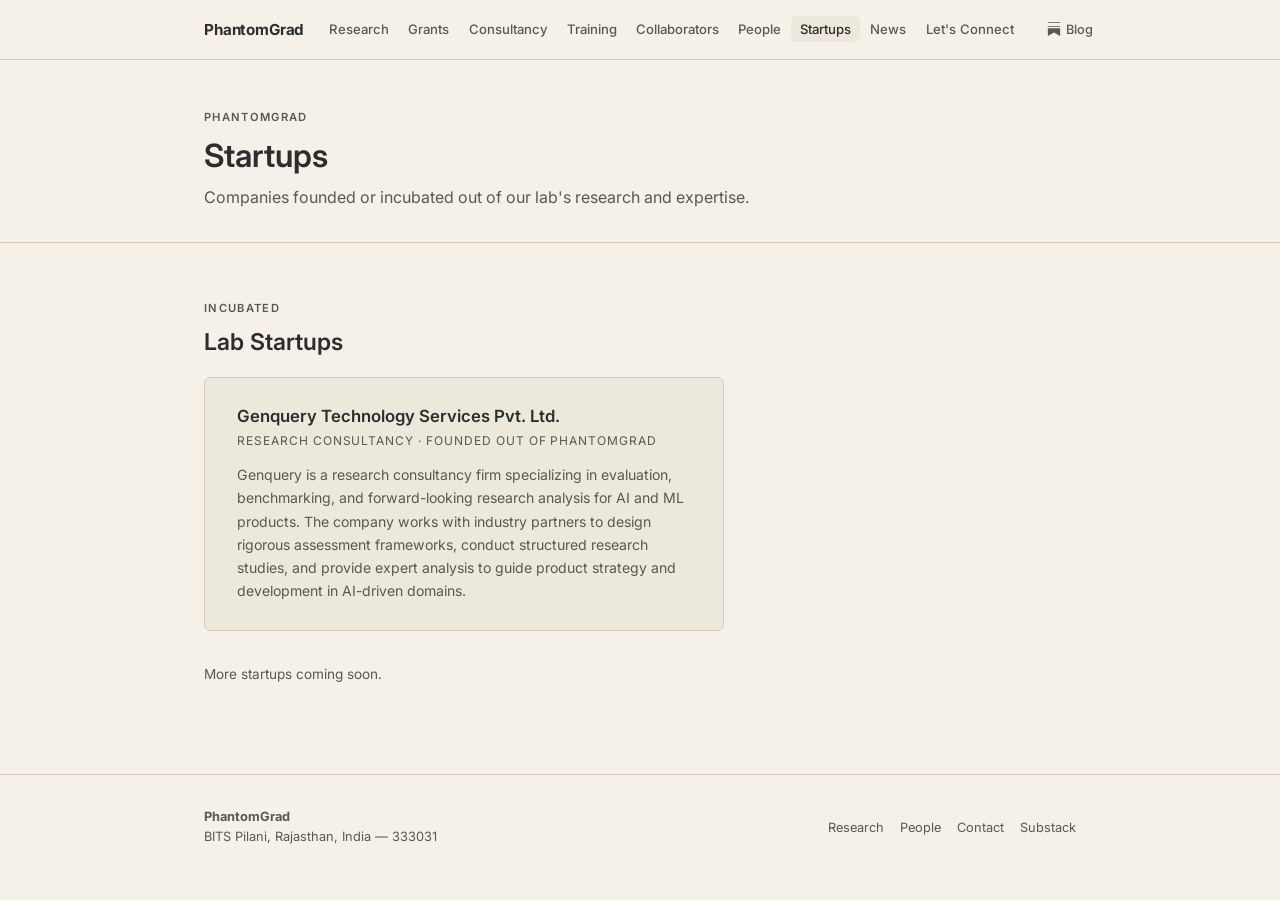
<file: startups.html>
<!DOCTYPE html>
<html lang="en">
<head>
  <meta charset="UTF-8">
  <meta name="viewport" content="width=device-width, initial-scale=1.0">
  <title>Startups — PhantomGrad</title>
  <link rel="stylesheet" href="css/style.css">
</head>
<body class="page-body">

  <!-- Navigation -->
  <nav class="nav">
    <div class="nav-inner">
      <a class="nav-logo" href="index.html">PhantomGrad</a>
      <button class="nav-toggle" id="navToggle" aria-label="Toggle menu">
        <svg width="20" height="20" fill="none" stroke="currentColor" stroke-width="2" viewBox="0 0 24 24">
          <line x1="3" y1="6" x2="21" y2="6"/><line x1="3" y1="12" x2="21" y2="12"/><line x1="3" y1="18" x2="21" y2="18"/>
        </svg>
      </button>
      <ul class="nav-links" id="navLinks">
        <li><a href="research.html">Research</a></li>
        <li><a href="research.html#projects">Grants</a></li>
        <li><a href="consultancy.html">Consultancy</a></li>
        <li><a href="training.html">Training</a></li>
        <li><a href="collaborators.html">Collaborators</a></li>
        <li><a href="people.html">People</a></li>
        <li><a href="startups.html" class="active">Startups</a></li>
        <li><a href="news.html">News</a></li>
        <li><a href="connect.html">Let's Connect</a></li>
      </ul>
      <a class="nav-substack" href="https://phantomgrad.substack.com/" target="_blank" rel="noopener">
        <svg width="14" height="14" viewBox="0 0 24 24" fill="currentColor"><path d="M22.539 8.242H1.46V6.81h21.08v1.432zM1.46 10.812V24L12 18.11 22.54 24V10.812H1.46zM22.54 0H1.46v1.431h21.08V0z"/></svg>
        Blog
      </a>
    </div>
  </nav>

  <!-- Page Header -->
  <div class="page-header">
    <div class="container">
      <p class="section-label">PhantomGrad</p>
      <h1>Startups</h1>
      <p class="lead">Companies founded or incubated out of our lab's research and expertise.</p>
    </div>
  </div>

  <!-- ===== STARTUPS ===== -->
  <section class="section">
    <div class="container">
      <p class="section-label">Incubated</p>
      <h2>Lab Startups</h2>

      <div class="startup-card">
        <h3>Genquery Technology Services Pvt. Ltd.</h3>
        <p class="startup-type">Research Consultancy · Founded out of PhantomGrad</p>
        <p class="startup-desc">
          Genquery is a research consultancy firm specializing in evaluation, benchmarking, and forward-looking
          research analysis for AI and ML products. The company works with industry partners to design rigorous
          assessment frameworks, conduct structured research studies, and provide expert analysis to guide
          product strategy and development in AI-driven domains.
        </p>
      </div>

      <p style="font-size:0.85rem; color:var(--text-muted); margin-top:2rem;">
        More startups coming soon.
      </p>
    </div>
  </section>

  <!-- Footer -->
  <footer>
    <div class="footer-inner">
      <div class="footer-left">
        <strong>PhantomGrad</strong><br>
        BITS Pilani, Rajasthan, India — 333031
      </div>
      <div class="footer-links">
        <a href="research.html">Research</a>
        <a href="people.html">People</a>
        <a href="connect.html">Contact</a>
        <a href="https://phantomgrad.substack.com/" target="_blank" rel="noopener">Substack</a>
      </div>
    </div>
  </footer>

  <script>
    document.getElementById('navToggle').addEventListener('click', function() {
      document.getElementById('navLinks').classList.toggle('open');
    });
  </script>
</body>
</html>
</file>
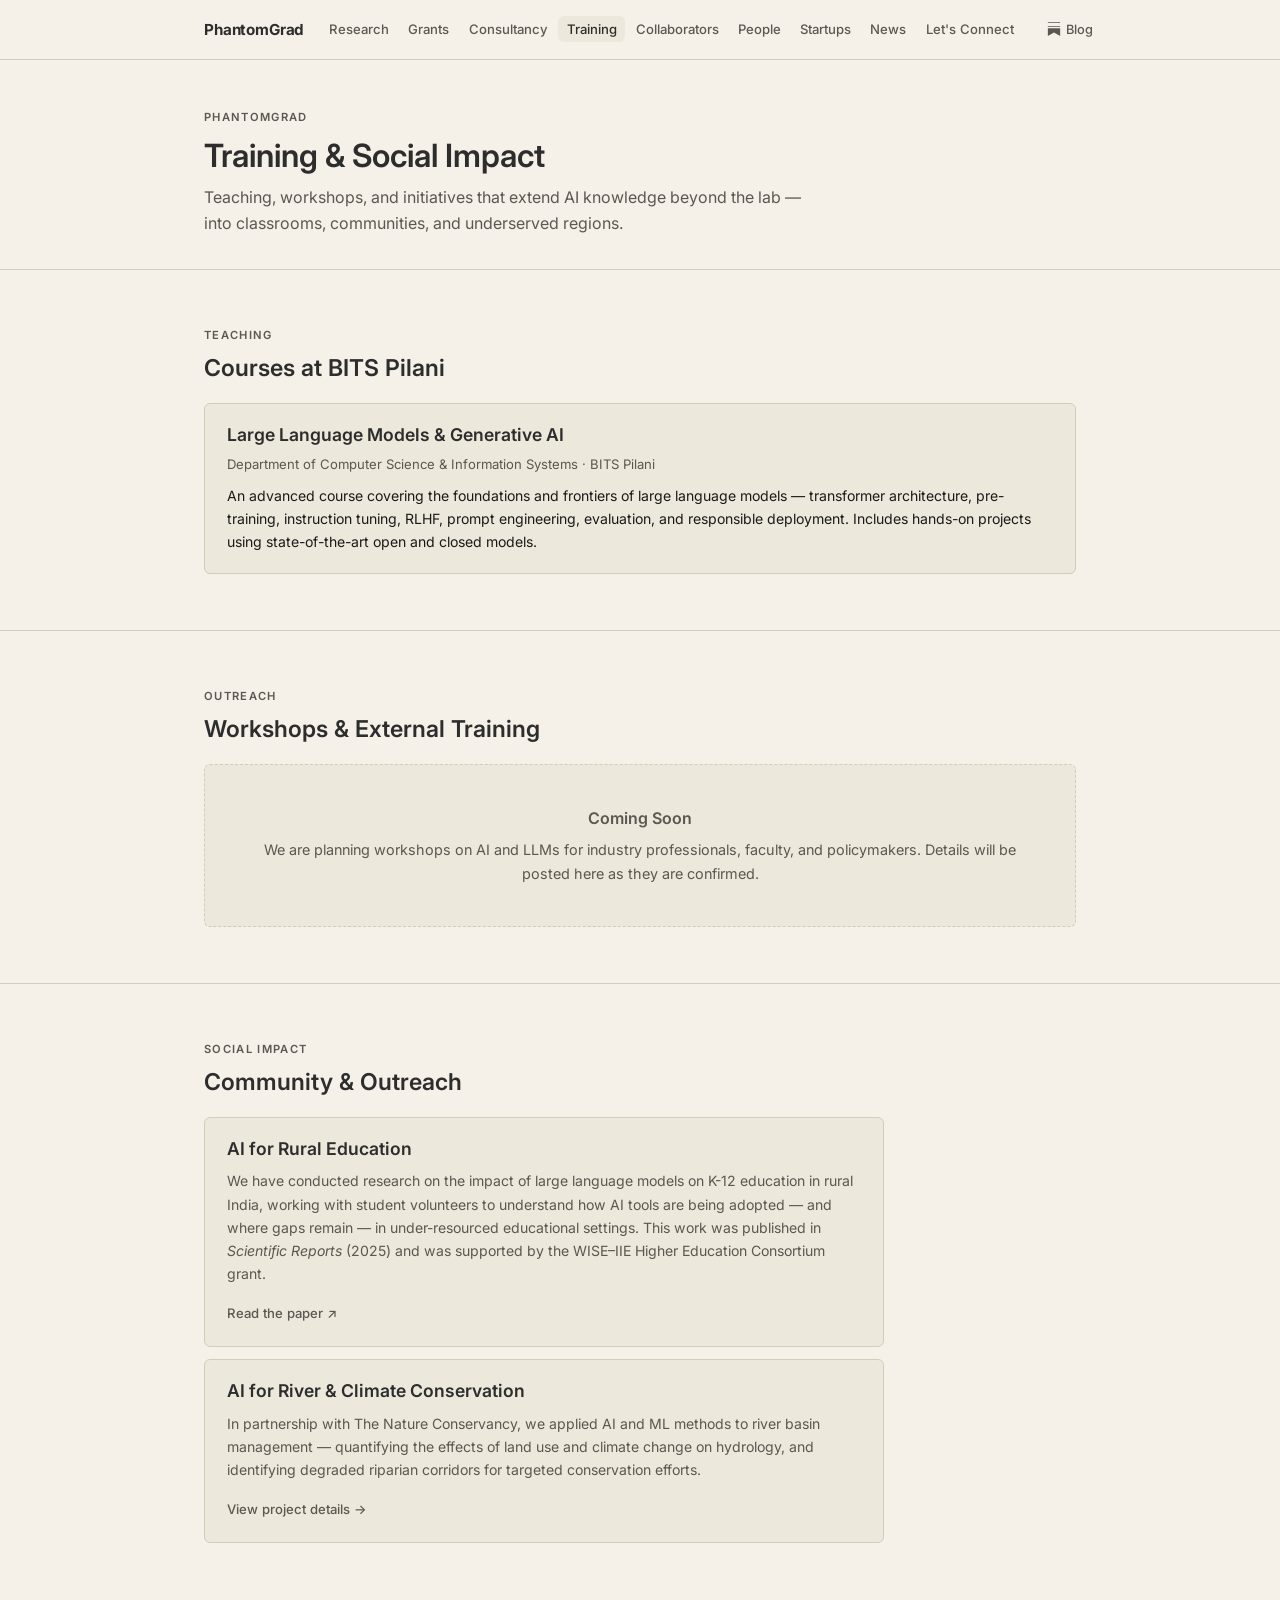
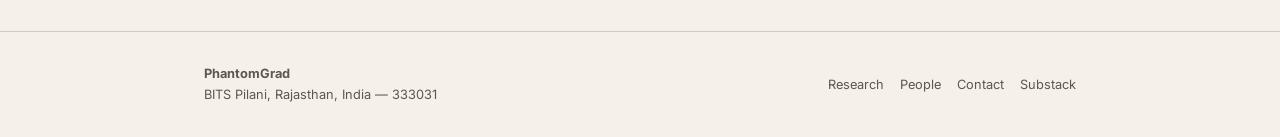
<file: training.html>
<!DOCTYPE html>
<html lang="en">
<head>
  <meta charset="UTF-8">
  <meta name="viewport" content="width=device-width, initial-scale=1.0">
  <title>Training &amp; Social Impact — PhantomGrad</title>
  <link rel="stylesheet" href="css/style.css">
</head>
<body class="page-body">

  <!-- Navigation -->
  <nav class="nav">
    <div class="nav-inner">
      <a class="nav-logo" href="index.html">PhantomGrad</a>
      <button class="nav-toggle" id="navToggle" aria-label="Toggle menu">
        <svg width="20" height="20" fill="none" stroke="currentColor" stroke-width="2" viewBox="0 0 24 24">
          <line x1="3" y1="6" x2="21" y2="6"/><line x1="3" y1="12" x2="21" y2="12"/><line x1="3" y1="18" x2="21" y2="18"/>
        </svg>
      </button>
      <ul class="nav-links" id="navLinks">
        <li><a href="research.html">Research</a></li>
        <li><a href="research.html#projects">Grants</a></li>
        <li><a href="consultancy.html">Consultancy</a></li>
        <li><a href="training.html" class="active">Training</a></li>
        <li><a href="collaborators.html">Collaborators</a></li>
        <li><a href="people.html">People</a></li>
        <li><a href="startups.html">Startups</a></li>
        <li><a href="news.html">News</a></li>
        <li><a href="connect.html">Let's Connect</a></li>
      </ul>
      <a class="nav-substack" href="https://phantomgrad.substack.com/" target="_blank" rel="noopener">
        <svg width="14" height="14" viewBox="0 0 24 24" fill="currentColor"><path d="M22.539 8.242H1.46V6.81h21.08v1.432zM1.46 10.812V24L12 18.11 22.54 24V10.812H1.46zM22.54 0H1.46v1.431h21.08V0z"/></svg>
        Blog
      </a>
    </div>
  </nav>

  <!-- Page Header -->
  <div class="page-header">
    <div class="container">
      <p class="section-label">PhantomGrad</p>
      <h1>Training &amp; Social Impact</h1>
      <p class="lead">Teaching, workshops, and initiatives that extend AI knowledge beyond the lab — into classrooms, communities, and underserved regions.</p>
    </div>
  </div>

  <!-- ===== COURSES ===== -->
  <section class="section">
    <div class="container">
      <p class="section-label">Teaching</p>
      <h2>Courses at BITS Pilani</h2>
      <div style="display:flex; flex-direction:column; gap:0.75rem;">

        <div class="card">
          <h3>Large Language Models &amp; Generative AI</h3>
          <p style="font-size:0.82rem; color:var(--text-muted); margin-bottom:0.5rem;">Department of Computer Science &amp; Information Systems · BITS Pilani</p>
          <p style="font-size:0.88rem;">
            An advanced course covering the foundations and frontiers of large language models — transformer
            architecture, pre-training, instruction tuning, RLHF, prompt engineering, evaluation, and
            responsible deployment. Includes hands-on projects using state-of-the-art open and closed models.
          </p>
        </div>

      </div>
    </div>
  </section>

  <!-- ===== WORKSHOPS ===== -->
  <section class="section">
    <div class="container">
      <p class="section-label">Outreach</p>
      <h2>Workshops &amp; External Training</h2>
      <div class="coming-soon">
        <div class="coming-soon-title">Coming Soon</div>
        We are planning workshops on AI and LLMs for industry professionals, faculty, and policymakers.
        Details will be posted here as they are confirmed.
      </div>
    </div>
  </section>

  <!-- ===== SOCIAL IMPACT ===== -->
  <section class="section">
    <div class="container">
      <p class="section-label">Social Impact</p>
      <h2>Community &amp; Outreach</h2>
      <div class="card" style="max-width:680px;">
        <h3 style="margin-bottom:0.6rem;">AI for Rural Education</h3>
        <p style="font-size:0.88rem; color:var(--text-muted);">
          We have conducted research on the impact of large language models on K-12 education in rural India,
          working with student volunteers to understand how AI tools are being adopted — and where gaps remain —
          in under-resourced educational settings. This work was published in <em>Scientific Reports</em> (2025)
          and was supported by the WISE–IIE Higher Education Consortium grant.
        </p>
        <div style="margin-top:1rem;">
          <a href="https://arxiv.org/abs/2505.03163" target="_blank" rel="noopener"
             style="font-size:0.82rem; font-weight:500; text-decoration:none; color:var(--text-muted);">
            Read the paper ↗
          </a>
        </div>
      </div>

      <div class="card" style="max-width:680px; margin-top:0.75rem;">
        <h3 style="margin-bottom:0.6rem;">AI for River &amp; Climate Conservation</h3>
        <p style="font-size:0.88rem; color:var(--text-muted);">
          In partnership with The Nature Conservancy, we applied AI and ML methods to river basin management —
          quantifying the effects of land use and climate change on hydrology, and identifying degraded riparian
          corridors for targeted conservation efforts.
        </p>
        <div style="margin-top:1rem;">
          <a href="research.html#projects"
             style="font-size:0.82rem; font-weight:500; text-decoration:none; color:var(--text-muted);">
            View project details →
          </a>
        </div>
      </div>
    </div>
  </section>

  <!-- Footer -->
  <footer>
    <div class="footer-inner">
      <div class="footer-left">
        <strong>PhantomGrad</strong><br>
        BITS Pilani, Rajasthan, India — 333031
      </div>
      <div class="footer-links">
        <a href="research.html">Research</a>
        <a href="people.html">People</a>
        <a href="connect.html">Contact</a>
        <a href="https://phantomgrad.substack.com/" target="_blank" rel="noopener">Substack</a>
      </div>
    </div>
  </footer>

  <script>
    document.getElementById('navToggle').addEventListener('click', function() {
      document.getElementById('navLinks').classList.toggle('open');
    });
  </script>
</body>
</html>
</file>
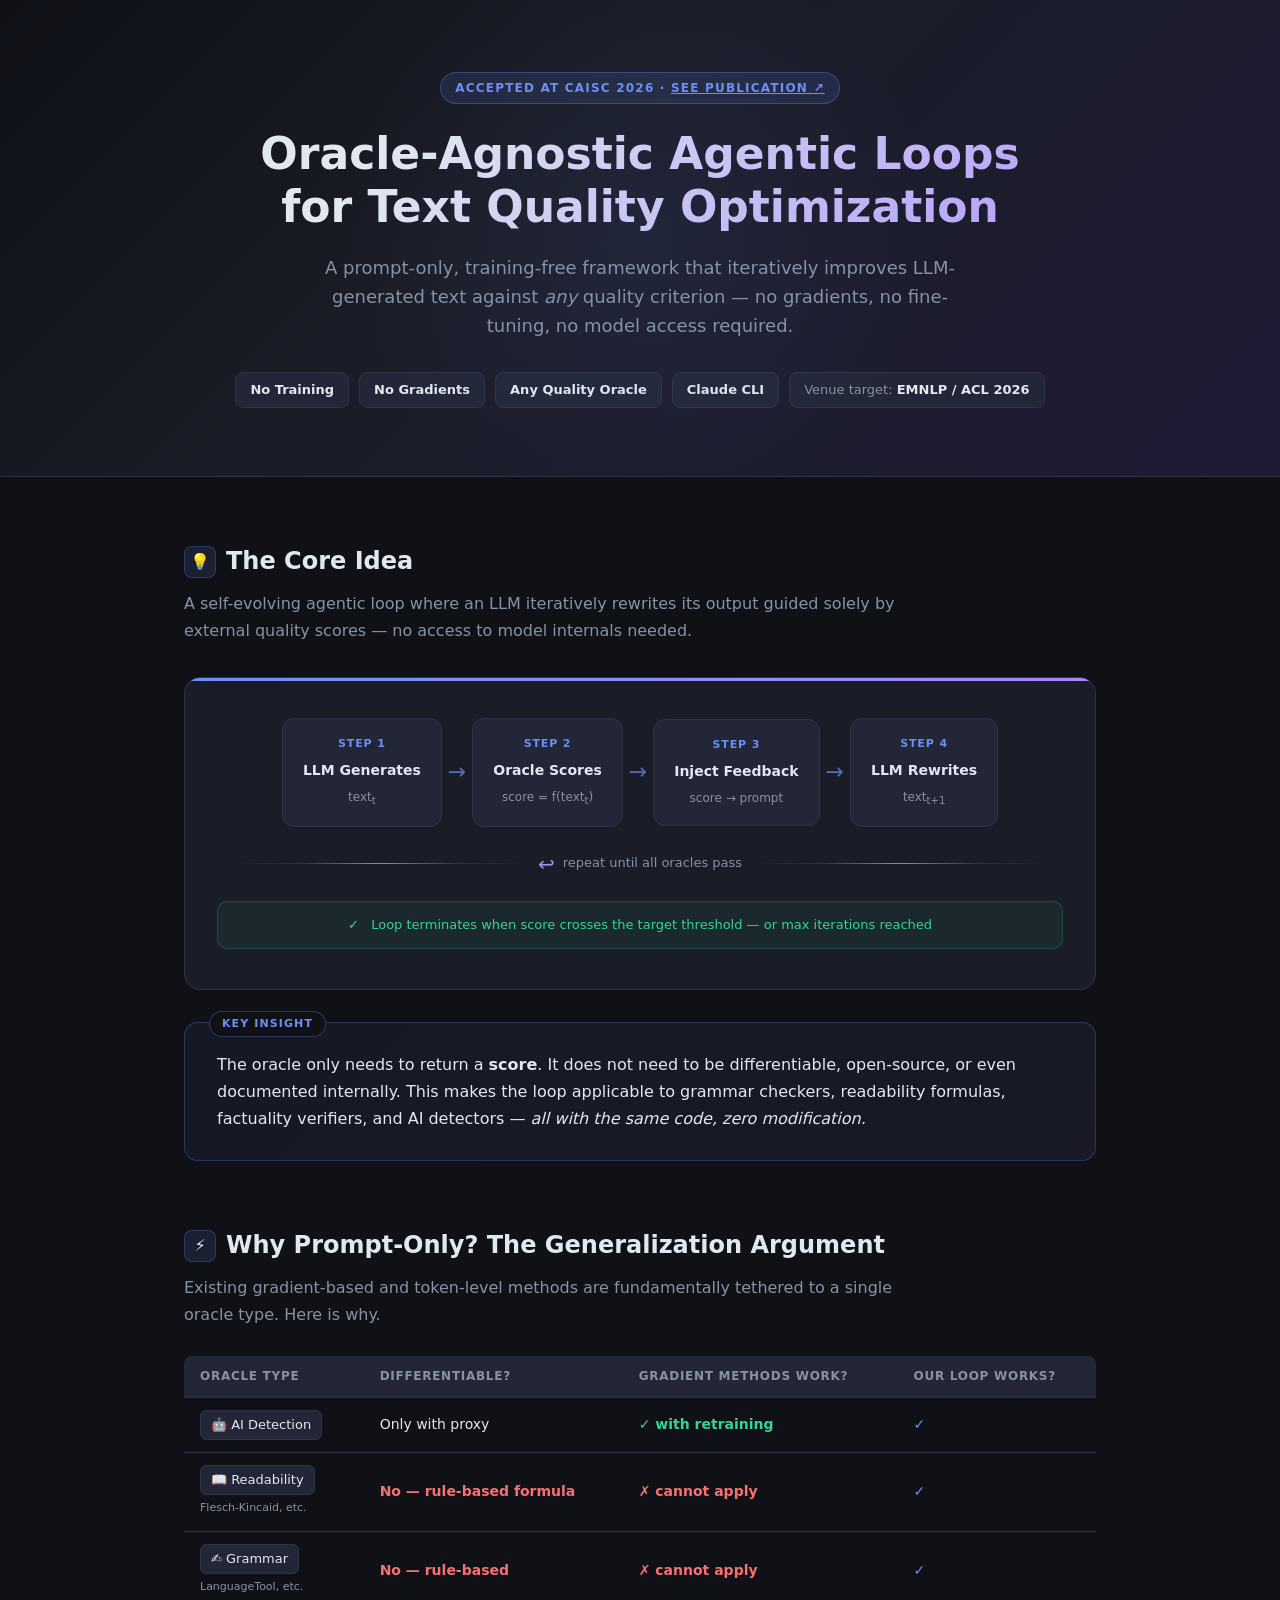
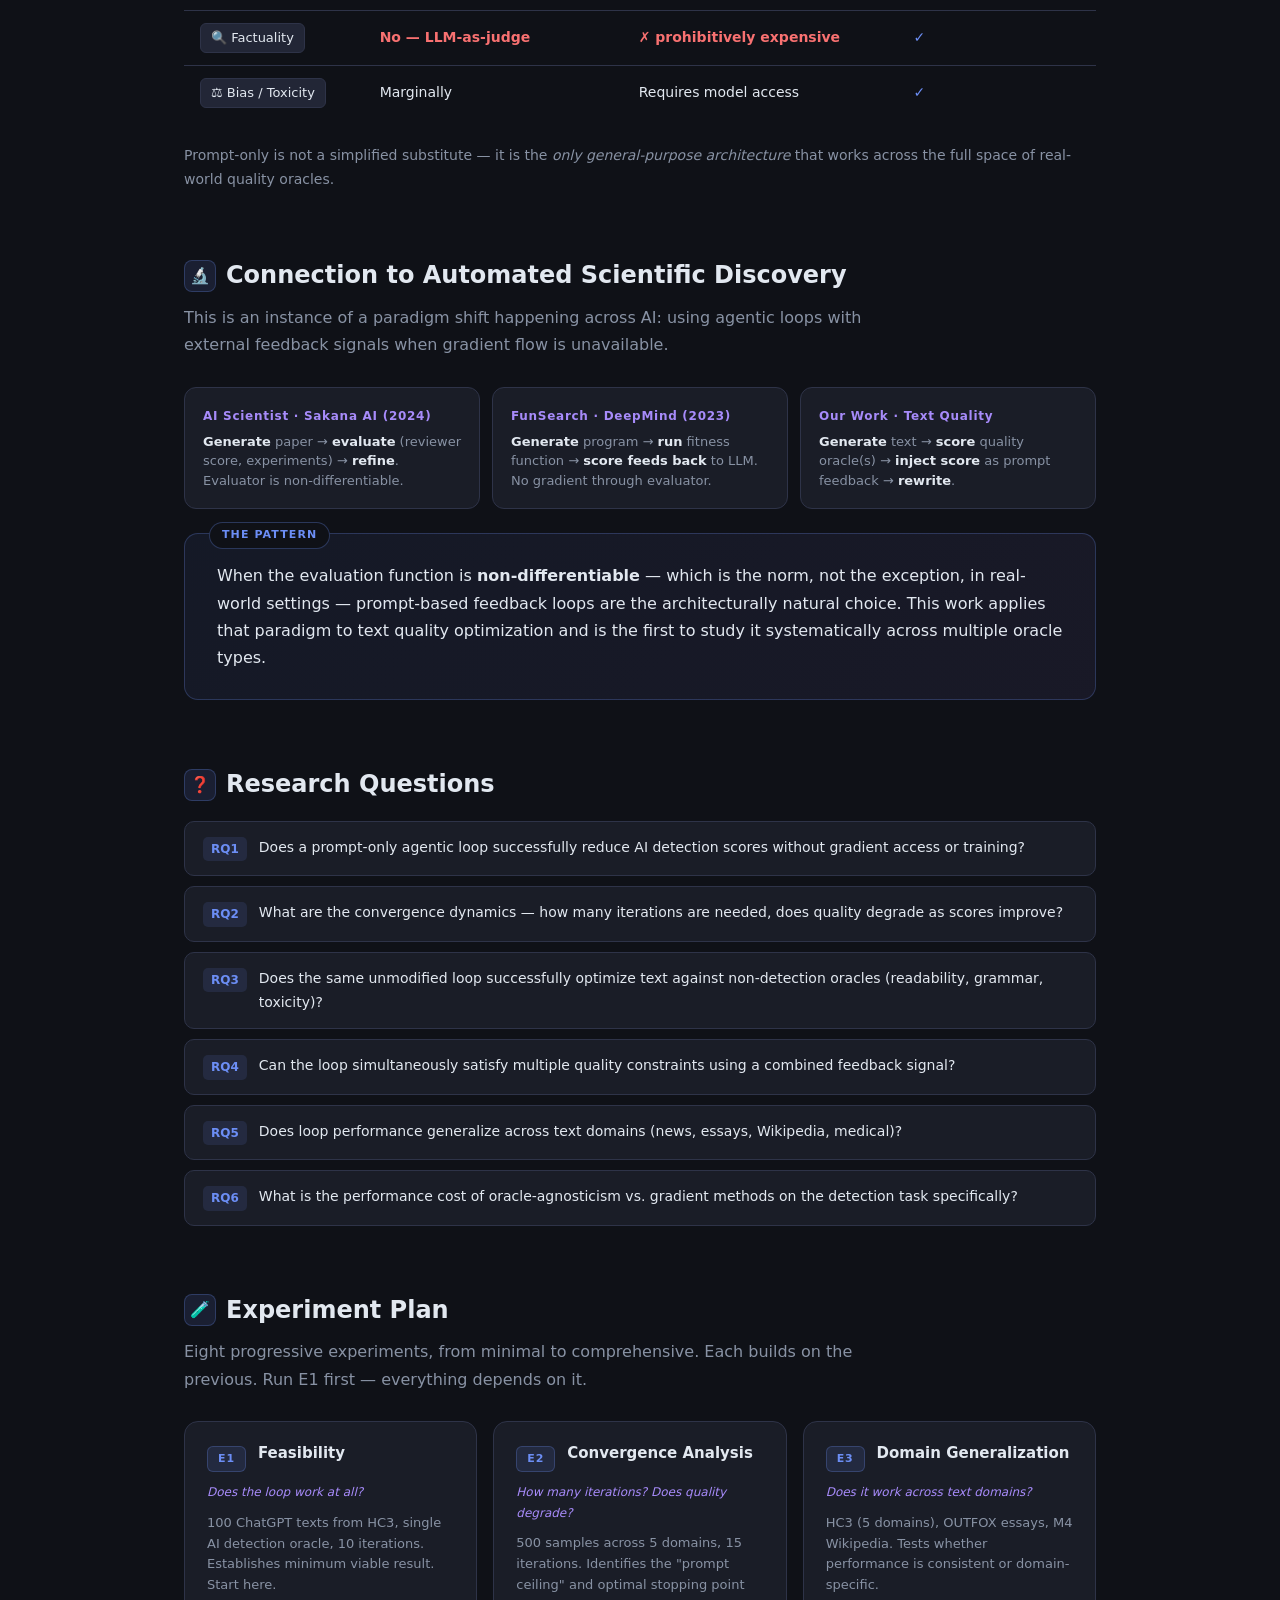
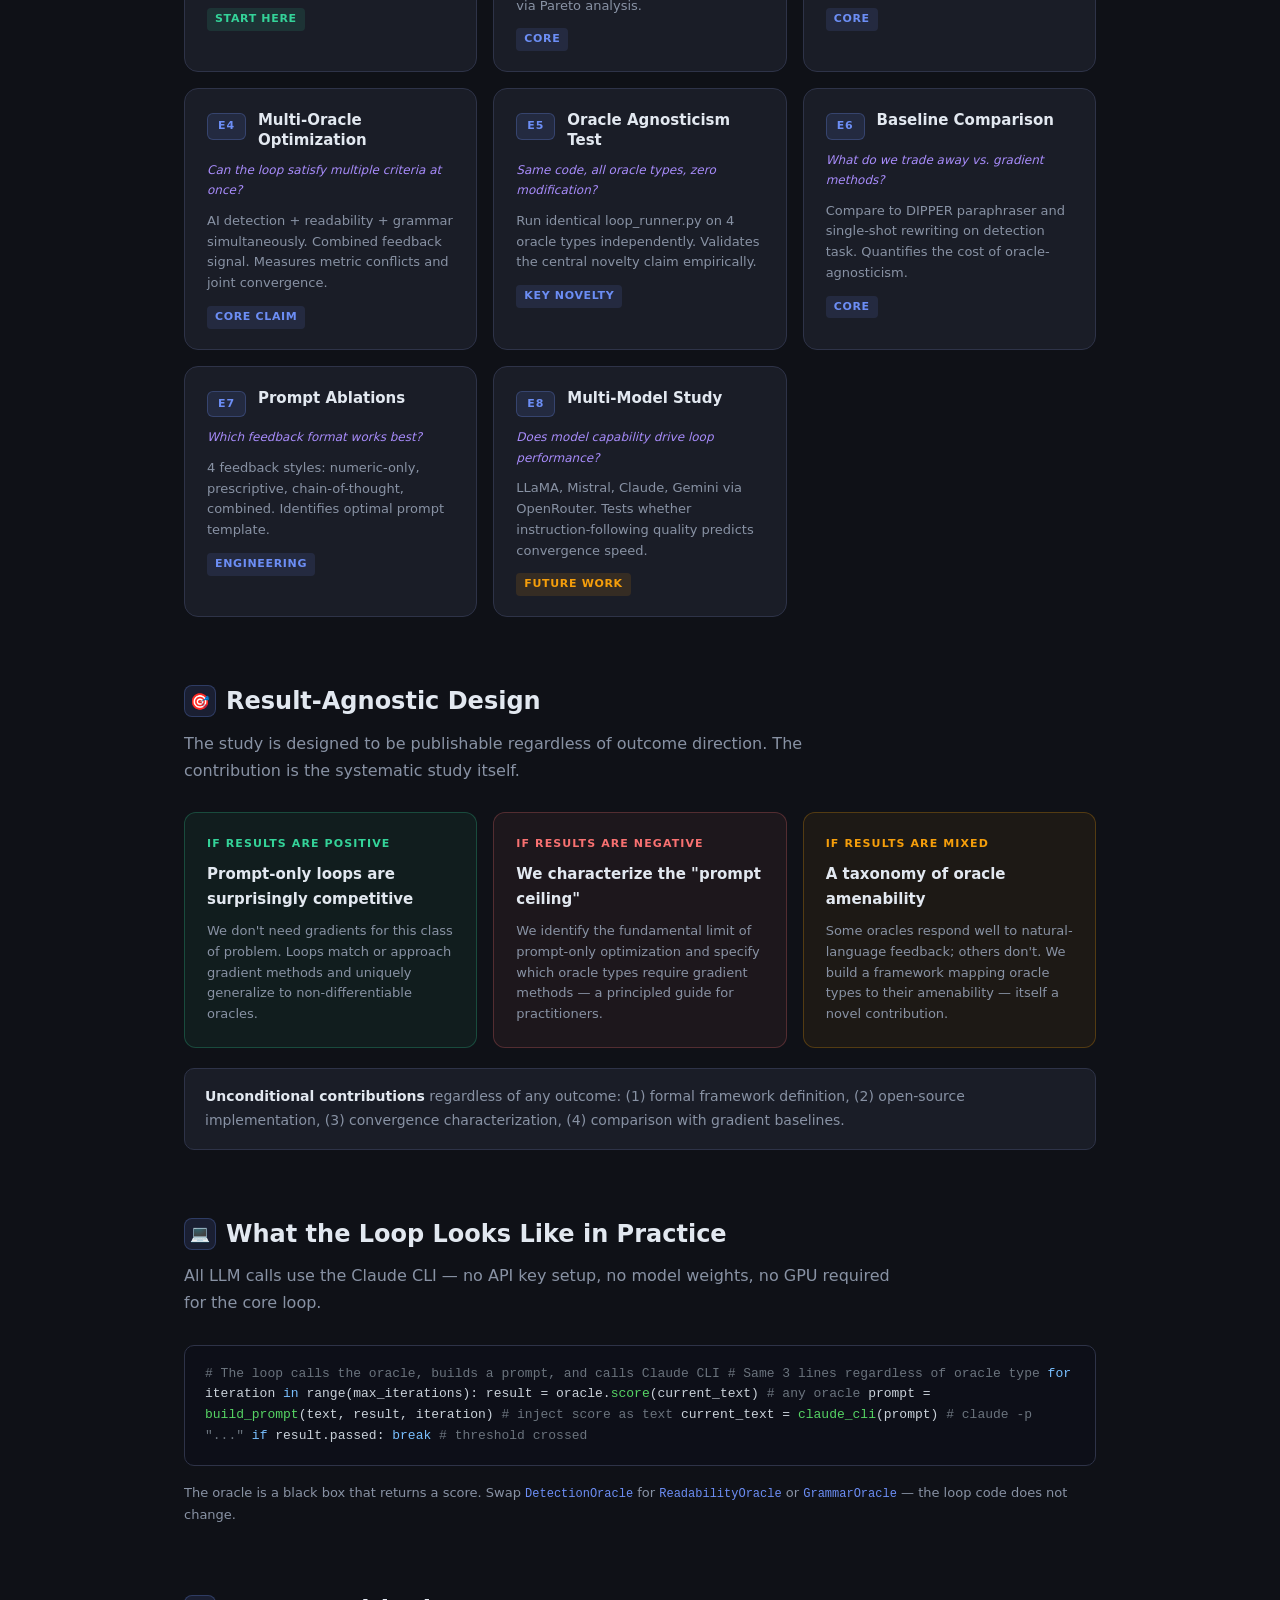
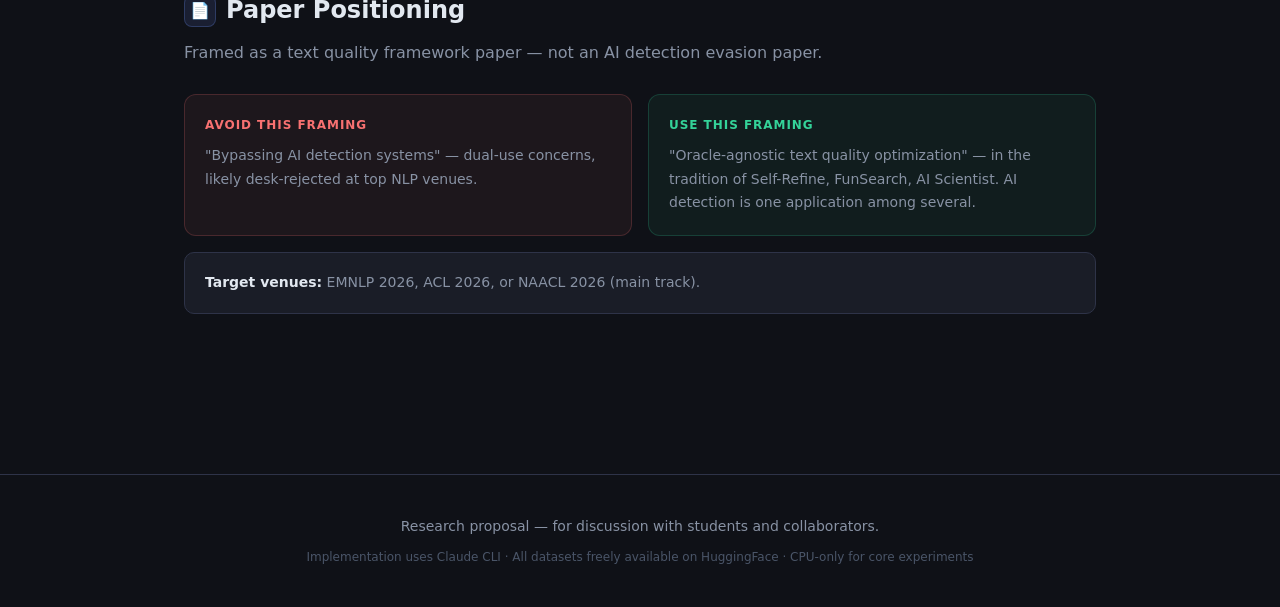
<file: research-ideas/oracle-agnostic-agentic-loop.html>
<!DOCTYPE html>
<html lang="en">
<head>
<meta charset="UTF-8">
<meta name="viewport" content="width=device-width, initial-scale=1.0">
<title>Oracle-Agnostic Agentic Loops for Text Quality Optimization</title>
<style>
  :root {
    --bg: #0f1117;
    --surface: #1a1d27;
    --surface2: #222636;
    --border: #2e3348;
    --accent: #6c8ef5;
    --accent2: #a78bfa;
    --accent3: #34d399;
    --accent4: #f59e0b;
    --text: #e2e8f0;
    --muted: #8892a4;
    --pass: #34d399;
    --fail: #f87171;
  }

  * { margin: 0; padding: 0; box-sizing: border-box; }

  body {
    background: var(--bg);
    color: var(--text);
    font-family: 'Segoe UI', system-ui, -apple-system, sans-serif;
    line-height: 1.7;
    font-size: 16px;
  }

  .hero {
    background: linear-gradient(135deg, #0f1117 0%, #1a1d27 40%, #1e1b35 100%);
    border-bottom: 1px solid var(--border);
    padding: 72px 24px 60px;
    text-align: center;
    position: relative;
    overflow: hidden;
  }

  .hero::before {
    content: '';
    position: absolute;
    top: -60px; left: 50%; transform: translateX(-50%);
    width: 600px; height: 600px;
    background: radial-gradient(circle, rgba(108,142,245,0.08) 0%, transparent 70%);
    pointer-events: none;
  }

  .hero-tag {
    display: inline-block;
    background: rgba(108,142,245,0.12);
    border: 1px solid rgba(108,142,245,0.3);
    color: var(--accent);
    font-size: 12px;
    font-weight: 600;
    letter-spacing: 0.1em;
    text-transform: uppercase;
    padding: 5px 14px;
    border-radius: 20px;
    margin-bottom: 24px;
  }

  h1 {
    font-size: clamp(26px, 4vw, 44px);
    font-weight: 700;
    line-height: 1.2;
    margin-bottom: 20px;
    background: linear-gradient(135deg, #e2e8f0 30%, #a78bfa);
    -webkit-background-clip: text;
    -webkit-text-fill-color: transparent;
    background-clip: text;
  }

  .hero p {
    max-width: 640px;
    margin: 0 auto 32px;
    color: var(--muted);
    font-size: 18px;
    line-height: 1.6;
  }

  .badges {
    display: flex;
    flex-wrap: wrap;
    gap: 10px;
    justify-content: center;
    margin-bottom: 8px;
  }

  .badge {
    background: var(--surface2);
    border: 1px solid var(--border);
    border-radius: 8px;
    padding: 6px 14px;
    font-size: 13px;
    color: var(--muted);
  }

  .badge span { color: var(--text); font-weight: 600; }

  main { max-width: 960px; margin: 0 auto; padding: 0 24px 80px; }

  section { margin-top: 64px; }

  h2 {
    font-size: 24px;
    font-weight: 700;
    margin-bottom: 8px;
    color: var(--text);
    display: flex;
    align-items: center;
    gap: 10px;
  }

  h2 .icon {
    width: 32px; height: 32px;
    background: rgba(108,142,245,0.12);
    border: 1px solid rgba(108,142,245,0.25);
    border-radius: 8px;
    display: flex; align-items: center; justify-content: center;
    font-size: 16px;
    flex-shrink: 0;
  }

  .section-intro {
    color: var(--muted);
    margin-bottom: 28px;
    max-width: 720px;
  }

  /* Loop diagram */
  .loop-diagram {
    background: var(--surface);
    border: 1px solid var(--border);
    border-radius: 16px;
    padding: 40px 32px;
    margin: 32px 0;
    position: relative;
    overflow: hidden;
  }

  .loop-diagram::before {
    content: '';
    position: absolute;
    top: 0; left: 0; right: 0; height: 3px;
    background: linear-gradient(90deg, var(--accent), var(--accent2));
  }

  .loop-steps {
    display: flex;
    align-items: center;
    justify-content: center;
    flex-wrap: wrap;
    gap: 0;
  }

  .loop-step {
    background: var(--surface2);
    border: 1px solid var(--border);
    border-radius: 12px;
    padding: 16px 20px;
    text-align: center;
    min-width: 130px;
    position: relative;
    transition: border-color 0.2s;
  }

  .loop-step:hover { border-color: var(--accent); }

  .loop-step .step-num {
    font-size: 11px;
    font-weight: 700;
    letter-spacing: 0.08em;
    text-transform: uppercase;
    color: var(--accent);
    margin-bottom: 6px;
  }

  .loop-step .step-label {
    font-weight: 600;
    font-size: 14px;
    color: var(--text);
    margin-bottom: 4px;
  }

  .loop-step .step-sub {
    font-size: 12px;
    color: var(--muted);
  }

  .loop-arrow {
    font-size: 22px;
    color: var(--accent);
    padding: 0 6px;
    flex-shrink: 0;
    opacity: 0.7;
  }

  .loop-back {
    text-align: center;
    margin-top: 20px;
    color: var(--muted);
    font-size: 13px;
    display: flex;
    align-items: center;
    justify-content: center;
    gap: 8px;
  }

  .loop-back-line {
    flex: 1;
    max-width: 300px;
    height: 1px;
    background: linear-gradient(90deg, transparent, var(--border), var(--accent), var(--border), transparent);
  }

  .loop-back-arrow {
    font-size: 20px;
    color: var(--accent2);
  }

  .threshold-note {
    margin-top: 20px;
    background: rgba(52,211,153,0.07);
    border: 1px solid rgba(52,211,153,0.2);
    border-radius: 10px;
    padding: 12px 18px;
    font-size: 13px;
    color: var(--pass);
    text-align: center;
  }

  /* Key insight box */
  .insight-box {
    background: linear-gradient(135deg, rgba(108,142,245,0.07), rgba(167,139,250,0.07));
    border: 1px solid rgba(108,142,245,0.25);
    border-radius: 14px;
    padding: 28px 32px;
    margin: 28px 0;
    position: relative;
  }

  .insight-box .insight-tag {
    position: absolute;
    top: -12px; left: 24px;
    background: var(--bg);
    border: 1px solid rgba(108,142,245,0.3);
    color: var(--accent);
    font-size: 11px;
    font-weight: 700;
    letter-spacing: 0.1em;
    text-transform: uppercase;
    padding: 3px 12px;
    border-radius: 20px;
  }

  .insight-box p {
    color: var(--text);
    font-size: 16px;
    line-height: 1.7;
  }

  /* Oracle table */
  .oracle-table {
    width: 100%;
    border-collapse: collapse;
    margin: 24px 0;
    font-size: 14px;
  }

  .oracle-table th {
    text-align: left;
    padding: 10px 16px;
    background: var(--surface2);
    color: var(--muted);
    font-weight: 600;
    font-size: 12px;
    text-transform: uppercase;
    letter-spacing: 0.06em;
    border-bottom: 1px solid var(--border);
  }

  .oracle-table th:first-child { border-radius: 8px 0 0 0; }
  .oracle-table th:last-child { border-radius: 0 8px 0 0; }

  .oracle-table td {
    padding: 12px 16px;
    border-bottom: 1px solid var(--border);
    vertical-align: middle;
  }

  .oracle-table tr:last-child td { border-bottom: none; }
  .oracle-table tr:hover td { background: rgba(255,255,255,0.02); }

  .yes { color: var(--pass); font-weight: 600; }
  .no { color: var(--fail); font-weight: 600; }
  .our { color: var(--accent); font-weight: 700; }

  .oracle-chip {
    display: inline-flex;
    align-items: center;
    gap: 6px;
    background: var(--surface2);
    border: 1px solid var(--border);
    border-radius: 6px;
    padding: 3px 10px;
    font-size: 13px;
    font-weight: 500;
  }

  /* Experiment cards */
  .exp-grid {
    display: grid;
    grid-template-columns: repeat(auto-fill, minmax(280px, 1fr));
    gap: 16px;
    margin-top: 24px;
  }

  .exp-card {
    background: var(--surface);
    border: 1px solid var(--border);
    border-radius: 14px;
    padding: 22px 22px 20px;
    transition: border-color 0.2s, transform 0.15s;
    cursor: default;
  }

  .exp-card:hover {
    border-color: var(--accent);
    transform: translateY(-2px);
  }

  .exp-card-header {
    display: flex;
    align-items: flex-start;
    gap: 12px;
    margin-bottom: 10px;
  }

  .exp-id {
    background: rgba(108,142,245,0.12);
    border: 1px solid rgba(108,142,245,0.25);
    color: var(--accent);
    font-size: 11px;
    font-weight: 700;
    letter-spacing: 0.08em;
    padding: 3px 10px;
    border-radius: 6px;
    white-space: nowrap;
    margin-top: 2px;
  }

  .exp-title {
    font-weight: 700;
    font-size: 15px;
    color: var(--text);
    line-height: 1.3;
  }

  .exp-rq {
    font-size: 12px;
    color: var(--accent2);
    font-style: italic;
    margin-bottom: 10px;
  }

  .exp-desc {
    font-size: 13px;
    color: var(--muted);
    line-height: 1.6;
  }

  .exp-tag {
    display: inline-block;
    margin-top: 12px;
    font-size: 11px;
    font-weight: 600;
    padding: 2px 8px;
    border-radius: 4px;
    text-transform: uppercase;
    letter-spacing: 0.06em;
  }

  .tag-core { background: rgba(108,142,245,0.12); color: var(--accent); }
  .tag-start { background: rgba(52,211,153,0.12); color: var(--pass); }
  .tag-future { background: rgba(245,158,11,0.12); color: var(--accent4); }

  /* Result-agnostic section */
  .outcome-grid {
    display: grid;
    grid-template-columns: repeat(auto-fill, minmax(260px, 1fr));
    gap: 16px;
    margin-top: 24px;
  }

  .outcome-card {
    border-radius: 12px;
    padding: 22px;
    border: 1px solid;
  }

  .outcome-positive {
    background: rgba(52,211,153,0.06);
    border-color: rgba(52,211,153,0.25);
  }

  .outcome-negative {
    background: rgba(248,113,113,0.06);
    border-color: rgba(248,113,113,0.25);
  }

  .outcome-mixed {
    background: rgba(245,158,11,0.06);
    border-color: rgba(245,158,11,0.25);
  }

  .outcome-label {
    font-size: 11px;
    font-weight: 700;
    letter-spacing: 0.1em;
    text-transform: uppercase;
    margin-bottom: 8px;
  }

  .outcome-positive .outcome-label { color: var(--pass); }
  .outcome-negative .outcome-label { color: var(--fail); }
  .outcome-mixed .outcome-label { color: var(--accent4); }

  .outcome-title {
    font-weight: 700;
    font-size: 15px;
    margin-bottom: 8px;
    color: var(--text);
  }

  .outcome-desc {
    font-size: 13px;
    color: var(--muted);
    line-height: 1.6;
  }

  /* Connection to AI discovery */
  .analogy-row {
    display: grid;
    grid-template-columns: 1fr 1fr 1fr;
    gap: 12px;
    margin-top: 20px;
  }

  @media (max-width: 600px) { .analogy-row { grid-template-columns: 1fr; } }

  .analogy-card {
    background: var(--surface);
    border: 1px solid var(--border);
    border-radius: 12px;
    padding: 18px;
  }

  .analogy-card .system {
    font-size: 12px;
    font-weight: 700;
    color: var(--accent2);
    letter-spacing: 0.06em;
    margin-bottom: 6px;
  }

  .analogy-card .loop-desc {
    font-size: 13px;
    color: var(--muted);
    line-height: 1.5;
  }

  .analogy-card .loop-desc strong { color: var(--text); }

  /* RQ list */
  .rq-list {
    list-style: none;
    display: grid;
    gap: 10px;
    margin-top: 16px;
  }

  .rq-list li {
    background: var(--surface);
    border: 1px solid var(--border);
    border-radius: 10px;
    padding: 14px 18px;
    font-size: 14px;
    display: flex;
    gap: 12px;
    align-items: flex-start;
  }

  .rq-num {
    background: rgba(108,142,245,0.12);
    color: var(--accent);
    font-weight: 700;
    font-size: 12px;
    padding: 2px 8px;
    border-radius: 5px;
    white-space: nowrap;
    margin-top: 1px;
  }

  /* Footer */
  .footer {
    border-top: 1px solid var(--border);
    text-align: center;
    padding: 40px 24px;
    color: var(--muted);
    font-size: 14px;
    margin-top: 80px;
  }

  .footer a {
    color: var(--accent);
    text-decoration: none;
  }

  .footer a:hover { text-decoration: underline; }

  .divider {
    border: none;
    border-top: 1px solid var(--border);
    margin: 56px 0 0;
  }

  /* Code block */
  .code-block {
    background: #0d0f18;
    border: 1px solid var(--border);
    border-radius: 10px;
    padding: 18px 20px;
    font-family: 'JetBrains Mono', 'Fira Code', 'Cascadia Code', monospace;
    font-size: 13px;
    line-height: 1.6;
    overflow-x: auto;
    margin: 16px 0;
    color: #c9d1d9;
  }

  .code-block .c-comment { color: #6a737d; }
  .code-block .c-key { color: #79c0ff; }
  .code-block .c-str { color: #a5d6ff; }
  .code-block .c-val { color: #56d364; }
  .code-block .c-arrow { color: var(--accent2); }
</style>
</head>
<body>

<div class="hero">
  <div class="hero-tag">Accepted at CAISc 2026 · <a href="../research.html#publications" style="color:inherit; text-decoration:underline;">See publication ↗</a></div>
  <h1>Oracle-Agnostic Agentic Loops<br>for Text Quality Optimization</h1>
  <p>A prompt-only, training-free framework that iteratively improves LLM-generated text against <em>any</em> quality criterion — no gradients, no fine-tuning, no model access required.</p>
  <div class="badges">
    <div class="badge"><span>No Training</span></div>
    <div class="badge"><span>No Gradients</span></div>
    <div class="badge"><span>Any Quality Oracle</span></div>
    <div class="badge"><span>Claude CLI</span></div>
    <div class="badge">Venue target: <span>EMNLP / ACL 2026</span></div>
  </div>
</div>

<main>

  <!-- Core Idea -->
  <section>
    <h2><span class="icon">💡</span> The Core Idea</h2>
    <p class="section-intro">A self-evolving agentic loop where an LLM iteratively rewrites its output guided solely by external quality scores — no access to model internals needed.</p>

    <div class="loop-diagram">
      <div class="loop-steps">
        <div class="loop-step">
          <div class="step-num">Step 1</div>
          <div class="step-label">LLM Generates</div>
          <div class="step-sub">text<sub>t</sub></div>
        </div>
        <div class="loop-arrow">→</div>
        <div class="loop-step">
          <div class="step-num">Step 2</div>
          <div class="step-label">Oracle Scores</div>
          <div class="step-sub">score = f(text<sub>t</sub>)</div>
        </div>
        <div class="loop-arrow">→</div>
        <div class="loop-step">
          <div class="step-num">Step 3</div>
          <div class="step-label">Inject Feedback</div>
          <div class="step-sub">score → prompt</div>
        </div>
        <div class="loop-arrow">→</div>
        <div class="loop-step">
          <div class="step-num">Step 4</div>
          <div class="step-label">LLM Rewrites</div>
          <div class="step-sub">text<sub>t+1</sub></div>
        </div>
      </div>
      <div class="loop-back">
        <div class="loop-back-line"></div>
        <div class="loop-back-arrow">↩</div>
        <span>repeat until all oracles pass</span>
        <div class="loop-back-line"></div>
      </div>
      <div class="threshold-note">
        ✓ &nbsp; Loop terminates when score crosses the target threshold — or max iterations reached
      </div>
    </div>

    <div class="insight-box">
      <div class="insight-tag">Key Insight</div>
      <p>The oracle only needs to return a <strong>score</strong>. It does not need to be differentiable, open-source, or even documented internally. This makes the loop applicable to grammar checkers, readability formulas, factuality verifiers, and AI detectors — <em>all with the same code, zero modification.</em></p>
    </div>
  </section>

  <!-- Why Prompt-Only -->
  <section>
    <h2><span class="icon">⚡</span> Why Prompt-Only? The Generalization Argument</h2>
    <p class="section-intro">Existing gradient-based and token-level methods are fundamentally tethered to a single oracle type. Here is why.</p>

    <table class="oracle-table">
      <thead>
        <tr>
          <th>Oracle Type</th>
          <th>Differentiable?</th>
          <th>Gradient Methods Work?</th>
          <th class="our">Our Loop Works?</th>
        </tr>
      </thead>
      <tbody>
        <tr>
          <td><span class="oracle-chip">🤖 AI Detection</span></td>
          <td>Only with proxy</td>
          <td class="yes">✓ with retraining</td>
          <td class="our">✓</td>
        </tr>
        <tr>
          <td><span class="oracle-chip">📖 Readability</span><br><small style="color:var(--muted); font-size:11px">Flesch-Kincaid, etc.</small></td>
          <td class="no">No — rule-based formula</td>
          <td class="no">✗ cannot apply</td>
          <td class="our">✓</td>
        </tr>
        <tr>
          <td><span class="oracle-chip">✍️ Grammar</span><br><small style="color:var(--muted); font-size:11px">LanguageTool, etc.</small></td>
          <td class="no">No — rule-based</td>
          <td class="no">✗ cannot apply</td>
          <td class="our">✓</td>
        </tr>
        <tr>
          <td><span class="oracle-chip">🔍 Factuality</span></td>
          <td class="no">No — LLM-as-judge</td>
          <td class="no">✗ prohibitively expensive</td>
          <td class="our">✓</td>
        </tr>
        <tr>
          <td><span class="oracle-chip">⚖️ Bias / Toxicity</span></td>
          <td>Marginally</td>
          <td>Requires model access</td>
          <td class="our">✓</td>
        </tr>
      </tbody>
    </table>

    <p style="font-size:14px; color:var(--muted);">Prompt-only is not a simplified substitute — it is the <em>only general-purpose architecture</em> that works across the full space of real-world quality oracles.</p>
  </section>

  <!-- Connection to Automated Discovery -->
  <section>
    <h2><span class="icon">🔬</span> Connection to Automated Scientific Discovery</h2>
    <p class="section-intro">This is an instance of a paradigm shift happening across AI: using agentic loops with external feedback signals when gradient flow is unavailable.</p>

    <div class="analogy-row">
      <div class="analogy-card">
        <div class="system">AI Scientist · Sakana AI (2024)</div>
        <div class="loop-desc"><strong>Generate</strong> paper → <strong>evaluate</strong> (reviewer score, experiments) → <strong>refine</strong>. Evaluator is non-differentiable.</div>
      </div>
      <div class="analogy-card">
        <div class="system">FunSearch · DeepMind (2023)</div>
        <div class="loop-desc"><strong>Generate</strong> program → <strong>run</strong> fitness function → <strong>score feeds back</strong> to LLM. No gradient through evaluator.</div>
      </div>
      <div class="analogy-card">
        <div class="system">Our Work · Text Quality</div>
        <div class="loop-desc"><strong>Generate</strong> text → <strong>score</strong> quality oracle(s) → <strong>inject score</strong> as prompt feedback → <strong>rewrite</strong>.</div>
      </div>
    </div>

    <div class="insight-box" style="margin-top:24px;">
      <div class="insight-tag">The Pattern</div>
      <p>When the evaluation function is <strong>non-differentiable</strong> — which is the norm, not the exception, in real-world settings — prompt-based feedback loops are the architecturally natural choice. This work applies that paradigm to text quality optimization and is the first to study it systematically across multiple oracle types.</p>
    </div>
  </section>

  <!-- Research Questions -->
  <section>
    <h2><span class="icon">❓</span> Research Questions</h2>
    <ul class="rq-list">
      <li><span class="rq-num">RQ1</span> Does a prompt-only agentic loop successfully reduce AI detection scores without gradient access or training?</li>
      <li><span class="rq-num">RQ2</span> What are the convergence dynamics — how many iterations are needed, does quality degrade as scores improve?</li>
      <li><span class="rq-num">RQ3</span> Does the same unmodified loop successfully optimize text against non-detection oracles (readability, grammar, toxicity)?</li>
      <li><span class="rq-num">RQ4</span> Can the loop simultaneously satisfy multiple quality constraints using a combined feedback signal?</li>
      <li><span class="rq-num">RQ5</span> Does loop performance generalize across text domains (news, essays, Wikipedia, medical)?</li>
      <li><span class="rq-num">RQ6</span> What is the performance cost of oracle-agnosticism vs. gradient methods on the detection task specifically?</li>
    </ul>
  </section>

  <!-- Experiment Plan -->
  <section>
    <h2><span class="icon">🧪</span> Experiment Plan</h2>
    <p class="section-intro">Eight progressive experiments, from minimal to comprehensive. Each builds on the previous. Run E1 first — everything depends on it.</p>

    <div class="exp-grid">

      <div class="exp-card">
        <div class="exp-card-header">
          <div class="exp-id">E1</div>
          <div class="exp-title">Feasibility</div>
        </div>
        <div class="exp-rq">Does the loop work at all?</div>
        <div class="exp-desc">100 ChatGPT texts from HC3, single AI detection oracle, 10 iterations. Establishes minimum viable result. Start here.</div>
        <span class="exp-tag tag-start">Start Here</span>
      </div>

      <div class="exp-card">
        <div class="exp-card-header">
          <div class="exp-id">E2</div>
          <div class="exp-title">Convergence Analysis</div>
        </div>
        <div class="exp-rq">How many iterations? Does quality degrade?</div>
        <div class="exp-desc">500 samples across 5 domains, 15 iterations. Identifies the "prompt ceiling" and optimal stopping point via Pareto analysis.</div>
        <span class="exp-tag tag-core">Core</span>
      </div>

      <div class="exp-card">
        <div class="exp-card-header">
          <div class="exp-id">E3</div>
          <div class="exp-title">Domain Generalization</div>
        </div>
        <div class="exp-rq">Does it work across text domains?</div>
        <div class="exp-desc">HC3 (5 domains), OUTFOX essays, M4 Wikipedia. Tests whether performance is consistent or domain-specific.</div>
        <span class="exp-tag tag-core">Core</span>
      </div>

      <div class="exp-card">
        <div class="exp-card-header">
          <div class="exp-id">E4</div>
          <div class="exp-title">Multi-Oracle Optimization</div>
        </div>
        <div class="exp-rq">Can the loop satisfy multiple criteria at once?</div>
        <div class="exp-desc">AI detection + readability + grammar simultaneously. Combined feedback signal. Measures metric conflicts and joint convergence.</div>
        <span class="exp-tag tag-core">Core Claim</span>
      </div>

      <div class="exp-card">
        <div class="exp-card-header">
          <div class="exp-id">E5</div>
          <div class="exp-title">Oracle Agnosticism Test</div>
        </div>
        <div class="exp-rq">Same code, all oracle types, zero modification?</div>
        <div class="exp-desc">Run identical loop_runner.py on 4 oracle types independently. Validates the central novelty claim empirically.</div>
        <span class="exp-tag tag-core">Key Novelty</span>
      </div>

      <div class="exp-card">
        <div class="exp-card-header">
          <div class="exp-id">E6</div>
          <div class="exp-title">Baseline Comparison</div>
        </div>
        <div class="exp-rq">What do we trade away vs. gradient methods?</div>
        <div class="exp-desc">Compare to DIPPER paraphraser and single-shot rewriting on detection task. Quantifies the cost of oracle-agnosticism.</div>
        <span class="exp-tag tag-core">Core</span>
      </div>

      <div class="exp-card">
        <div class="exp-card-header">
          <div class="exp-id">E7</div>
          <div class="exp-title">Prompt Ablations</div>
        </div>
        <div class="exp-rq">Which feedback format works best?</div>
        <div class="exp-desc">4 feedback styles: numeric-only, prescriptive, chain-of-thought, combined. Identifies optimal prompt template.</div>
        <span class="exp-tag tag-core">Engineering</span>
      </div>

      <div class="exp-card">
        <div class="exp-card-header">
          <div class="exp-id">E8</div>
          <div class="exp-title">Multi-Model Study</div>
        </div>
        <div class="exp-rq">Does model capability drive loop performance?</div>
        <div class="exp-desc">LLaMA, Mistral, Claude, Gemini via OpenRouter. Tests whether instruction-following quality predicts convergence speed.</div>
        <span class="exp-tag tag-future">Future Work</span>
      </div>

    </div>
  </section>

  <!-- Result-Agnostic -->
  <section>
    <h2><span class="icon">🎯</span> Result-Agnostic Design</h2>
    <p class="section-intro">The study is designed to be publishable regardless of outcome direction. The contribution is the systematic study itself.</p>

    <div class="outcome-grid">
      <div class="outcome-card outcome-positive">
        <div class="outcome-label">If Results Are Positive</div>
        <div class="outcome-title">Prompt-only loops are surprisingly competitive</div>
        <div class="outcome-desc">We don't need gradients for this class of problem. Loops match or approach gradient methods and uniquely generalize to non-differentiable oracles.</div>
      </div>
      <div class="outcome-card outcome-negative">
        <div class="outcome-label">If Results Are Negative</div>
        <div class="outcome-title">We characterize the "prompt ceiling"</div>
        <div class="outcome-desc">We identify the fundamental limit of prompt-only optimization and specify which oracle types require gradient methods — a principled guide for practitioners.</div>
      </div>
      <div class="outcome-card outcome-mixed">
        <div class="outcome-label">If Results Are Mixed</div>
        <div class="outcome-title">A taxonomy of oracle amenability</div>
        <div class="outcome-desc">Some oracles respond well to natural-language feedback; others don't. We build a framework mapping oracle types to their amenability — itself a novel contribution.</div>
      </div>
    </div>

    <div style="margin-top:20px; padding:16px 20px; background:var(--surface); border:1px solid var(--border); border-radius:10px; font-size:14px; color:var(--muted);">
      <strong style="color:var(--text);">Unconditional contributions</strong> regardless of any outcome: (1) formal framework definition, (2) open-source implementation, (3) convergence characterization, (4) comparison with gradient baselines.
    </div>
  </section>

  <!-- What the Loop Looks Like -->
  <section>
    <h2><span class="icon">💻</span> What the Loop Looks Like in Practice</h2>
    <p class="section-intro">All LLM calls use the Claude CLI — no API key setup, no model weights, no GPU required for the core loop.</p>

    <div class="code-block">
<span class="c-comment"># The loop calls the oracle, builds a prompt, and calls Claude CLI</span>
<span class="c-comment"># Same 3 lines regardless of oracle type</span>

<span class="c-key">for</span> iteration <span class="c-key">in</span> range(max_iterations):
    result  = oracle.<span class="c-val">score</span>(current_text)          <span class="c-comment"># any oracle</span>
    prompt  = <span class="c-val">build_prompt</span>(text, result, iteration)  <span class="c-comment"># inject score as text</span>
    current_text = <span class="c-val">claude_cli</span>(prompt)             <span class="c-comment"># claude -p "..."</span>

    <span class="c-key">if</span> result.passed: <span class="c-key">break</span>                       <span class="c-comment"># threshold crossed</span>
    </div>

    <p style="font-size:13px; color:var(--muted); margin-top:8px;">The oracle is a black box that returns a score. Swap <code style="color:var(--accent); font-size:12px;">DetectionOracle</code> for <code style="color:var(--accent); font-size:12px;">ReadabilityOracle</code> or <code style="color:var(--accent); font-size:12px;">GrammarOracle</code> — the loop code does not change.</p>
  </section>

  <!-- Paper Positioning -->
  <section>
    <h2><span class="icon">📄</span> Paper Positioning</h2>
    <p class="section-intro">Framed as a text quality framework paper — not an AI detection evasion paper.</p>

    <div style="display:grid; grid-template-columns:1fr 1fr; gap:16px; margin-top:16px;">
      <div style="background:rgba(248,113,113,0.06); border:1px solid rgba(248,113,113,0.2); border-radius:12px; padding:20px;">
        <div style="font-size:12px; font-weight:700; color:var(--fail); letter-spacing:0.08em; text-transform:uppercase; margin-bottom:8px;">Avoid This Framing</div>
        <p style="font-size:14px; color:var(--muted);">"Bypassing AI detection systems" — dual-use concerns, likely desk-rejected at top NLP venues.</p>
      </div>
      <div style="background:rgba(52,211,153,0.06); border:1px solid rgba(52,211,153,0.2); border-radius:12px; padding:20px;">
        <div style="font-size:12px; font-weight:700; color:var(--pass); letter-spacing:0.08em; text-transform:uppercase; margin-bottom:8px;">Use This Framing</div>
        <p style="font-size:14px; color:var(--muted);">"Oracle-agnostic text quality optimization" — in the tradition of Self-Refine, FunSearch, AI Scientist. AI detection is one application among several.</p>
      </div>
    </div>

    <div style="margin-top:16px; padding:18px 20px; background:var(--surface); border:1px solid var(--border); border-radius:10px;">
      <p style="font-size:14px; color:var(--muted);"><strong style="color:var(--text);">Target venues:</strong> EMNLP 2026, ACL 2026, or NAACL 2026 (main track).</p>
    </div>
  </section>

</main>

<div class="footer">
  <p>Research proposal — for discussion with students and collaborators.</p>
  <p style="margin-top:8px; font-size:12px; color:#4a5568;">Implementation uses Claude CLI · All datasets freely available on HuggingFace · CPU-only for core experiments</p>
</div>

</body>
</html>
</file>
<file: css/style.css>
/* =========================================================
   Phantom Grad Lab — Shared Stylesheet
   ========================================================= */

/* ---------- Google Fonts ---------- */
@import url('https://fonts.googleapis.com/css2?family=Inter:wght@300;400;500;600;700&display=swap');

/* ---------- Design Tokens ---------- */
:root {
  --bg:           #F5F0E8;
  --surface:      #EDE8DC;
  --surface-2:    #E5DFD1;
  --border:       #D4CCBA;
  --text:         #1A1A1A;
  --text-muted:   #5C5750;
  --accent:       #2D2D2D;
  --nav-height:   60px;
  --max-w:        920px;
  --radius:       6px;
  --gap:          1.5rem;
}

/* ---------- Reset & Base ---------- */
*, *::before, *::after { box-sizing: border-box; margin: 0; padding: 0; }

html { scroll-behavior: smooth; }

body {
  font-family: 'Inter', system-ui, sans-serif;
  background: var(--bg);
  color: var(--text);
  font-size: 15px;
  line-height: 1.65;
  -webkit-font-smoothing: antialiased;
}

a {
  color: var(--text);
  text-decoration: underline;
  text-underline-offset: 3px;
}
a:hover { color: var(--accent); }

h1, h2, h3, h4 {
  font-weight: 600;
  line-height: 1.25;
  color: var(--accent);
}

h1 { font-size: 2rem; }
h2 { font-size: 1.45rem; margin-bottom: 1.25rem; }
h3 { font-size: 1.1rem; margin-bottom: 0.5rem; }
h4 { font-size: 0.95rem; font-weight: 500; }

p { margin-bottom: 0.9rem; }
p:last-child { margin-bottom: 0; }

img { max-width: 100%; display: block; }

/* ---------- Layout ---------- */
.container {
  max-width: var(--max-w);
  margin: 0 auto;
  padding: 0 1.5rem;
}

.section {
  padding: 3.5rem 0;
}

.section + .section {
  border-top: 1px solid var(--border);
}

.section-label {
  font-size: 0.7rem;
  font-weight: 600;
  letter-spacing: 0.12em;
  text-transform: uppercase;
  color: var(--text-muted);
  margin-bottom: 0.6rem;
}

/* ---------- Navigation ---------- */
.nav {
  position: fixed;
  top: 0; left: 0; right: 0;
  height: var(--nav-height);
  background: var(--bg);
  border-bottom: 1px solid var(--border);
  z-index: 100;
  display: flex;
  align-items: center;
}

.nav-inner {
  max-width: var(--max-w);
  margin: 0 auto;
  padding: 0 1.5rem;
  width: 100%;
  display: flex;
  align-items: center;
  justify-content: space-between;
  gap: 1rem;
}

.nav-logo {
  font-weight: 700;
  font-size: 0.95rem;
  letter-spacing: -0.01em;
  text-decoration: none;
  color: var(--accent);
  white-space: nowrap;
  flex-shrink: 0;
}
.nav-logo:hover { color: var(--accent); }

.nav-links {
  display: flex;
  align-items: center;
  gap: 0.1rem;
  list-style: none;
  flex-wrap: nowrap;
}

.nav-links a {
  font-size: 0.82rem;
  font-weight: 500;
  text-decoration: none;
  color: var(--text-muted);
  padding: 0.3rem 0.55rem;
  border-radius: var(--radius);
  transition: color 0.15s, background 0.15s;
  white-space: nowrap;
}
.nav-links a:hover,
.nav-links a.active {
  color: var(--accent);
  background: var(--surface);
}

.nav-substack {
  display: flex;
  align-items: center;
  gap: 0.3rem;
  font-size: 0.8rem;
  font-weight: 500;
  text-decoration: none;
  color: var(--text-muted);
  padding: 0.3rem 0.55rem;
  border-radius: var(--radius);
  transition: color 0.15s, background 0.15s;
  flex-shrink: 0;
}
.nav-substack:hover { color: var(--accent); background: var(--surface); }

/* Hamburger */
.nav-toggle {
  display: none;
  background: none;
  border: none;
  cursor: pointer;
  padding: 0.3rem;
  color: var(--accent);
}
.nav-toggle svg { display: block; }

/* Page offset for fixed nav */
.page-body { padding-top: var(--nav-height); }

/* ---------- Hero / Page Header ---------- */
.page-header {
  padding: 3rem 0 2rem;
  border-bottom: 1px solid var(--border);
}
.page-header h1 { margin-bottom: 0.5rem; }
.page-header .lead {
  font-size: 1rem;
  color: var(--text-muted);
  max-width: 600px;
}

/* ---------- Cards ---------- */
.card {
  background: var(--surface);
  border: 1px solid var(--border);
  border-radius: var(--radius);
  padding: 1.25rem 1.4rem;
}

/* Publication card */
.pub-card {
  background: var(--surface);
  border: 1px solid var(--border);
  border-radius: var(--radius);
  padding: 1.1rem 1.3rem;
  display: flex;
  flex-direction: column;
  gap: 0.35rem;
}
.pub-card.hidden { display: none; }

.pub-title {
  font-size: 0.95rem;
  font-weight: 600;
  line-height: 1.4;
}
.pub-title a { text-decoration: none; }
.pub-title a:hover { text-decoration: underline; }

.pub-authors {
  font-size: 0.82rem;
  color: var(--text-muted);
  line-height: 1.4;
}

.pub-venue {
  font-size: 0.82rem;
  color: var(--text-muted);
  font-style: italic;
}

.pub-badges { display: flex; gap: 0.4rem; flex-wrap: wrap; margin-top: 0.1rem; }

.pub-links {
  display: flex;
  gap: 0.5rem;
  flex-wrap: wrap;
  margin-top: 0.2rem;
}
.pub-link {
  font-size: 0.75rem;
  font-weight: 500;
  text-decoration: none;
  padding: 0.2rem 0.6rem;
  border: 1px solid var(--border);
  border-radius: 3px;
  background: var(--bg);
  color: var(--text-muted);
  transition: border-color 0.15s, color 0.15s;
}
.pub-link:hover { border-color: var(--accent); color: var(--accent); }

/* ---------- Badges ---------- */
.badge {
  display: inline-block;
  font-size: 0.7rem;
  font-weight: 600;
  letter-spacing: 0.03em;
  padding: 0.15rem 0.55rem;
  border-radius: 3px;
}
.badge-award {
  background: #1A1A1A;
  color: #F5F0E8;
}
.badge-ongoing {
  background: var(--surface-2);
  border: 1px solid var(--border);
  color: var(--accent);
}
.badge-completed {
  background: transparent;
  border: 1px solid var(--border);
  color: var(--text-muted);
}
.badge-preprint {
  background: transparent;
  border: 1px solid var(--border);
  color: var(--text-muted);
  font-weight: 500;
}

/* ---------- Filter Bar (Publications) ---------- */
.filter-bar {
  display: flex;
  flex-direction: column;
  gap: 0.45rem;
  margin-bottom: 1.75rem;
  position: sticky;
  top: var(--nav-height);
  background: var(--bg);
  padding: 0.75rem 0;
  z-index: 50;
  border-bottom: 1px solid var(--border);
}

.filter-group {
  display: flex;
  flex-wrap: wrap;
  gap: 0.4rem;
  align-items: center;
}

.filter-group-status .filter-btn {
  font-size: 0.73rem;
}

.filter-group-status .filter-btn.active {
  background: var(--text-muted);
  color: var(--bg);
  border-color: var(--text-muted);
}

.filter-group-topic .filter-btn.active {
  background: var(--accent);
  color: var(--bg);
  border-color: var(--accent);
}

.filter-btn {
  font-size: 0.78rem;
  font-weight: 500;
  padding: 0.3rem 0.75rem;
  border-radius: 3px;
  border: 1px solid var(--border);
  background: var(--bg);
  color: var(--text-muted);
  cursor: pointer;
  transition: all 0.15s;
  white-space: nowrap;
}
.filter-btn:hover { border-color: var(--accent); color: var(--accent); }

/* ---------- Publication Grid ---------- */
.pub-list {
  display: flex;
  flex-direction: column;
  gap: 0.75rem;
}

/* ---------- Theme Cards ---------- */
.theme-grid {
  display: grid;
  grid-template-columns: repeat(auto-fill, minmax(260px, 1fr));
  gap: 0.75rem;
}

.theme-card {
  background: var(--surface);
  border: 1px solid var(--border);
  border-radius: var(--radius);
  padding: 1rem 1.2rem;
}
.theme-card h3 { font-size: 0.9rem; margin-bottom: 0.25rem; }
.theme-card p { font-size: 0.82rem; color: var(--text-muted); margin: 0; }
.theme-card.aspirational {
  background: var(--bg);
  border-style: dashed;
}
.theme-card.aspirational h3 { color: var(--text-muted); }

/* ---------- Project Cards ---------- */
.project-card {
  background: var(--surface);
  border: 1px solid var(--border);
  border-radius: var(--radius);
  padding: 1.25rem 1.4rem;
  display: grid;
  grid-template-columns: 1fr auto;
  gap: 0.5rem 1rem;
}
.project-card h3 { font-size: 0.95rem; grid-column: 1; }
.project-meta {
  grid-column: 1 / -1;
  display: flex;
  flex-wrap: wrap;
  gap: 0.5rem 1.5rem;
  font-size: 0.8rem;
  color: var(--text-muted);
  margin-top: 0.1rem;
}
.project-desc {
  grid-column: 1 / -1;
  font-size: 0.85rem;
  color: var(--text-muted);
  margin-top: 0.1rem;
}
.project-badge { grid-column: 2; grid-row: 1; align-self: start; justify-self: end; }

/* ---------- Stats Strip ---------- */
.stats-strip {
  display: flex;
  gap: 2.5rem;
  padding: 1.5rem 0;
  border-top: 1px solid var(--border);
  border-bottom: 1px solid var(--border);
  margin: 2rem 0;
  flex-wrap: wrap;
}
.stat-item { text-align: center; }
.stat-number {
  font-size: 2rem;
  font-weight: 700;
  color: var(--accent);
  line-height: 1;
}
.stat-label {
  font-size: 0.78rem;
  color: var(--text-muted);
  margin-top: 0.2rem;
  text-transform: uppercase;
  letter-spacing: 0.06em;
}

/* ---------- People / Photo Grid ---------- */
.people-section-title {
  font-size: 0.7rem;
  font-weight: 600;
  letter-spacing: 0.1em;
  text-transform: uppercase;
  color: var(--text-muted);
  margin-bottom: 1rem;
  margin-top: 2rem;
  padding-bottom: 0.5rem;
  border-bottom: 1px solid var(--border);
}
.people-section-title:first-of-type { margin-top: 0; }

.photo-grid {
  display: grid;
  grid-template-columns: repeat(auto-fill, minmax(130px, 1fr));
  gap: 1.25rem;
}

.person-card {
  display: flex;
  flex-direction: column;
  align-items: center;
  gap: 0.5rem;
  text-align: center;
}

.person-photo {
  width: 80px;
  height: 80px;
  border-radius: 50%;
  object-fit: cover;
  background: var(--surface-2);
  border: 2px solid var(--border);
}

.person-name {
  font-size: 0.82rem;
  font-weight: 600;
  line-height: 1.3;
}

.person-affil {
  font-size: 0.75rem;
  color: var(--text-muted);
  line-height: 1.3;
}

.person-link {
  font-size: 0.72rem;
  text-decoration: none;
  color: var(--text-muted);
}
.person-link:hover { color: var(--accent); }

/* Director card */
.director-card {
  display: flex;
  gap: 2rem;
  align-items: flex-start;
  background: var(--surface);
  border: 1px solid var(--border);
  border-radius: var(--radius);
  padding: 2rem;
  margin-bottom: 2.5rem;
}
.director-photo {
  width: 120px;
  height: 120px;
  border-radius: 50%;
  object-fit: cover;
  flex-shrink: 0;
  border: 2px solid var(--border);
}
.director-info h2 { margin-bottom: 0.2rem; font-size: 1.3rem; }
.director-role {
  font-size: 0.85rem;
  color: var(--text-muted);
  margin-bottom: 0.75rem;
}
.director-bio { font-size: 0.88rem; margin-bottom: 0.75rem; }
.director-links {
  display: flex;
  gap: 0.6rem;
  flex-wrap: wrap;
}
.director-links a {
  font-size: 0.78rem;
  font-weight: 500;
  text-decoration: none;
  padding: 0.25rem 0.65rem;
  border: 1px solid var(--border);
  border-radius: 3px;
  color: var(--text-muted);
  transition: all 0.15s;
}
.director-links a:hover { border-color: var(--accent); color: var(--accent); }

/* ---------- Consultancy Cards ---------- */
.client-grid {
  display: grid;
  grid-template-columns: repeat(auto-fill, minmax(380px, 1fr));
  gap: 0.9rem;
}
.client-card {
  background: var(--surface);
  border: 1px solid var(--border);
  border-radius: var(--radius);
  padding: 1.3rem 1.4rem;
  display: flex;
  gap: 1.2rem;
  align-items: flex-start;
}
.client-logo {
  width: 52px;
  height: 52px;
  object-fit: contain;
  flex-shrink: 0;
  border-radius: 4px;
  border: 1px solid var(--border);
  background: var(--bg);
  padding: 6px;
}
.client-logo-placeholder {
  width: 52px;
  height: 52px;
  background: var(--surface-2);
  border: 1px solid var(--border);
  border-radius: 4px;
  display: flex;
  align-items: center;
  justify-content: center;
  font-size: 0.65rem;
  font-weight: 700;
  color: var(--text-muted);
  flex-shrink: 0;
  text-align: center;
  line-height: 1.2;
  padding: 4px;
}
.client-info h3 { font-size: 0.95rem; margin-bottom: 0.2rem; }
.client-project { font-size: 0.82rem; font-weight: 500; color: var(--text-muted); margin-bottom: 0.3rem; }
.client-desc { font-size: 0.82rem; color: var(--text-muted); margin: 0; }

/* ---------- Startup Card ---------- */
.startup-card {
  background: var(--surface);
  border: 1px solid var(--border);
  border-radius: var(--radius);
  padding: 1.75rem 2rem;
  max-width: 520px;
}
.startup-card h3 { font-size: 1.05rem; margin-bottom: 0.3rem; }
.startup-type {
  font-size: 0.75rem;
  color: var(--text-muted);
  text-transform: uppercase;
  letter-spacing: 0.08em;
  margin-bottom: 0.75rem;
}
.startup-desc { font-size: 0.88rem; color: var(--text-muted); }

/* ---------- News ---------- */
.news-list { display: flex; flex-direction: column; }
.news-item {
  display: grid;
  grid-template-columns: 90px 1fr auto;
  gap: 0.5rem 1.2rem;
  align-items: baseline;
  padding: 0.85rem 0;
  border-bottom: 1px solid var(--border);
}
.news-item:first-child { border-top: 1px solid var(--border); }
.news-date {
  font-size: 0.78rem;
  color: var(--text-muted);
  font-weight: 500;
  white-space: nowrap;
}
.news-text { font-size: 0.88rem; }
.news-link {
  font-size: 0.78rem;
  font-weight: 500;
  white-space: nowrap;
  text-decoration: none;
  color: var(--text-muted);
}
.news-link:hover { color: var(--accent); }

/* ---------- Connect Page ---------- */
.connect-box {
  background: var(--surface);
  border: 1px solid var(--border);
  border-radius: var(--radius);
  padding: 2rem;
  margin-bottom: 1.5rem;
}
.connect-box h3 { margin-bottom: 0.75rem; }
.email-row {
  display: flex;
  align-items: center;
  gap: 0.75rem;
  margin-top: 1rem;
}
.email-label {
  font-size: 0.78rem;
  font-weight: 600;
  text-transform: uppercase;
  letter-spacing: 0.06em;
  color: var(--text-muted);
  min-width: 90px;
}
.email-addr {
  font-size: 0.9rem;
  font-family: 'Inter', monospace;
}

/* ---------- Coming Soon ---------- */
.coming-soon {
  background: var(--surface);
  border: 1px dashed var(--border);
  border-radius: var(--radius);
  padding: 2.5rem;
  text-align: center;
  color: var(--text-muted);
  font-size: 0.9rem;
}
.coming-soon-title {
  font-size: 1rem;
  font-weight: 600;
  color: var(--text-muted);
  margin-bottom: 0.4rem;
}

/* ---------- Footer ---------- */
footer {
  border-top: 1px solid var(--border);
  padding: 2rem 0;
  margin-top: 2rem;
}
.footer-inner {
  max-width: var(--max-w);
  margin: 0 auto;
  padding: 0 1.5rem;
  display: flex;
  justify-content: space-between;
  align-items: center;
  gap: 1rem;
  flex-wrap: wrap;
}
.footer-left {
  font-size: 0.8rem;
  color: var(--text-muted);
  line-height: 1.6;
}
.footer-links {
  display: flex;
  gap: 1rem;
}
.footer-links a {
  font-size: 0.8rem;
  color: var(--text-muted);
  text-decoration: none;
}
.footer-links a:hover { color: var(--accent); }

/* ---------- Collaborators Section ---------- */
.collab-category-title {
  font-size: 0.7rem;
  font-weight: 600;
  letter-spacing: 0.1em;
  text-transform: uppercase;
  color: var(--text-muted);
  margin-bottom: 1.25rem;
  padding-bottom: 0.5rem;
  border-bottom: 1px solid var(--border);
}

.collab-logo-grid {
  display: grid;
  grid-template-columns: repeat(auto-fill, minmax(105px, 1fr));
  grid-auto-rows: 78px;
  gap: 1rem 1.5rem;
  margin-bottom: 2.5rem;
}
.collab-logo-item {
  background: var(--surface);
  border: 1px solid var(--border);
  border-radius: var(--radius);
  padding: 1rem;
  display: flex;
  flex-direction: column;
  align-items: center;
  gap: 0.6rem;
  text-align: center;
  transition: border-color 0.15s;
  min-height: 0;
  height: 100%;
  justify-content: center;
}
.collab-logo-item:hover { border-color: var(--accent); }
.collab-logo-mark {
  width: 100%;
  display: flex;
  align-items: center;
  justify-content: center;
  color: var(--accent);
  font-size: 0.78rem;
  font-weight: 700;
  line-height: 1.25;
  text-align: center;
  overflow-wrap: anywhere;
}
/* ---------- University Collabs (Research page) ---------- */
.uni-grid {
  display: grid;
  grid-template-columns: repeat(auto-fill, minmax(130px, 1fr));
  gap: 0.85rem;
}
.uni-item {
  background: var(--surface);
  border: 1px solid var(--border);
  border-radius: var(--radius);
  padding: 0.9rem 0.75rem;
  display: flex;
  flex-direction: column;
  align-items: center;
  gap: 0.5rem;
  text-align: center;
}
.uni-item img {
  height: 30px;
  width: auto;
  max-width: 100px;
  object-fit: contain;
  filter: grayscale(1) opacity(0.6);
  transition: filter 0.2s;
}
.uni-item:hover img { filter: grayscale(0) opacity(1); }
.uni-item span {
  font-size: 0.72rem;
  color: var(--text-muted);
  line-height: 1.3;
}

/* ---------- Hero with director photo ---------- */
.hero-layout {
  display: flex;
  align-items: flex-start;
  gap: 3rem;
  justify-content: space-between;
}
.hero-text { flex: 1; min-width: 0; }
.hero-photo-col {
  flex-shrink: 0;
  display: flex;
  flex-direction: column;
  align-items: center;
  gap: 0.6rem;
  text-align: center;
  padding-top: 0.5rem;
}
.hero-director-photo {
  width: 140px;
  height: 140px;
  border-radius: 50%;
  object-fit: cover;
  border: 2px solid var(--border);
}
.hero-photo-name {
  font-size: 0.82rem;
  font-weight: 600;
  color: var(--text);
}
.hero-photo-role {
  font-size: 0.75rem;
  color: var(--text-muted);
  line-height: 1.4;
  max-width: 150px;
}

@media (max-width: 600px) {
  .hero-layout {
    flex-direction: column-reverse;
    align-items: flex-start;
    gap: 1.5rem;
  }
  .hero-photo-col { flex-direction: row; align-items: center; gap: 1rem; text-align: left; }
  .hero-director-photo { width: 80px; height: 80px; }
  .hero-photo-role { max-width: 200px; }
}

/* ---------- Dividers ---------- */
.divider {
  border: none;
  border-top: 1px solid var(--border);
  margin: 2.5rem 0;
}

/* ---------- Inline list ---------- */
.inline-list {
  list-style: none;
  display: flex;
  flex-wrap: wrap;
  gap: 0.4rem;
}
.inline-list li {
  font-size: 0.82rem;
  background: var(--surface);
  border: 1px solid var(--border);
  border-radius: 3px;
  padding: 0.2rem 0.6rem;
  color: var(--text-muted);
}

/* ---------- Responsive: Tablet ---------- */
@media (max-width: 768px) {
  h1 { font-size: 1.6rem; }
  h2 { font-size: 1.25rem; }

  .nav-links { display: none; flex-direction: column; position: absolute; top: var(--nav-height); left: 0; right: 0; background: var(--bg); border-bottom: 1px solid var(--border); padding: 0.75rem 1.5rem; gap: 0.1rem; }
  .nav-links.open { display: flex; }
  .nav-links a { padding: 0.5rem 0.3rem; }
  .nav-toggle { display: flex; }
  .nav-substack { display: none; }

  .director-card { flex-direction: column; align-items: center; text-align: center; }
  .director-links { justify-content: center; }

  .client-grid { grid-template-columns: 1fr; }

  .news-item { grid-template-columns: 80px 1fr; }
  .news-link { grid-column: 2; }

  .stats-strip { gap: 1.5rem; justify-content: center; }
  .footer-inner { flex-direction: column; align-items: flex-start; }

  .project-card { grid-template-columns: 1fr; }
  .project-badge { grid-column: 1; grid-row: auto; justify-self: start; }
}

/* ---------- Responsive: Mobile ---------- */
@media (max-width: 480px) {
  .container { padding: 0 1rem; }
  .section { padding: 2.5rem 0; }
  .filter-bar { gap: 0.3rem; }
  .photo-grid { grid-template-columns: repeat(auto-fill, minmax(100px, 1fr)); }
  .theme-grid { grid-template-columns: 1fr; }
  .collab-logo-grid { grid-template-columns: repeat(auto-fill, minmax(90px, 1fr)); }
}
</file>
